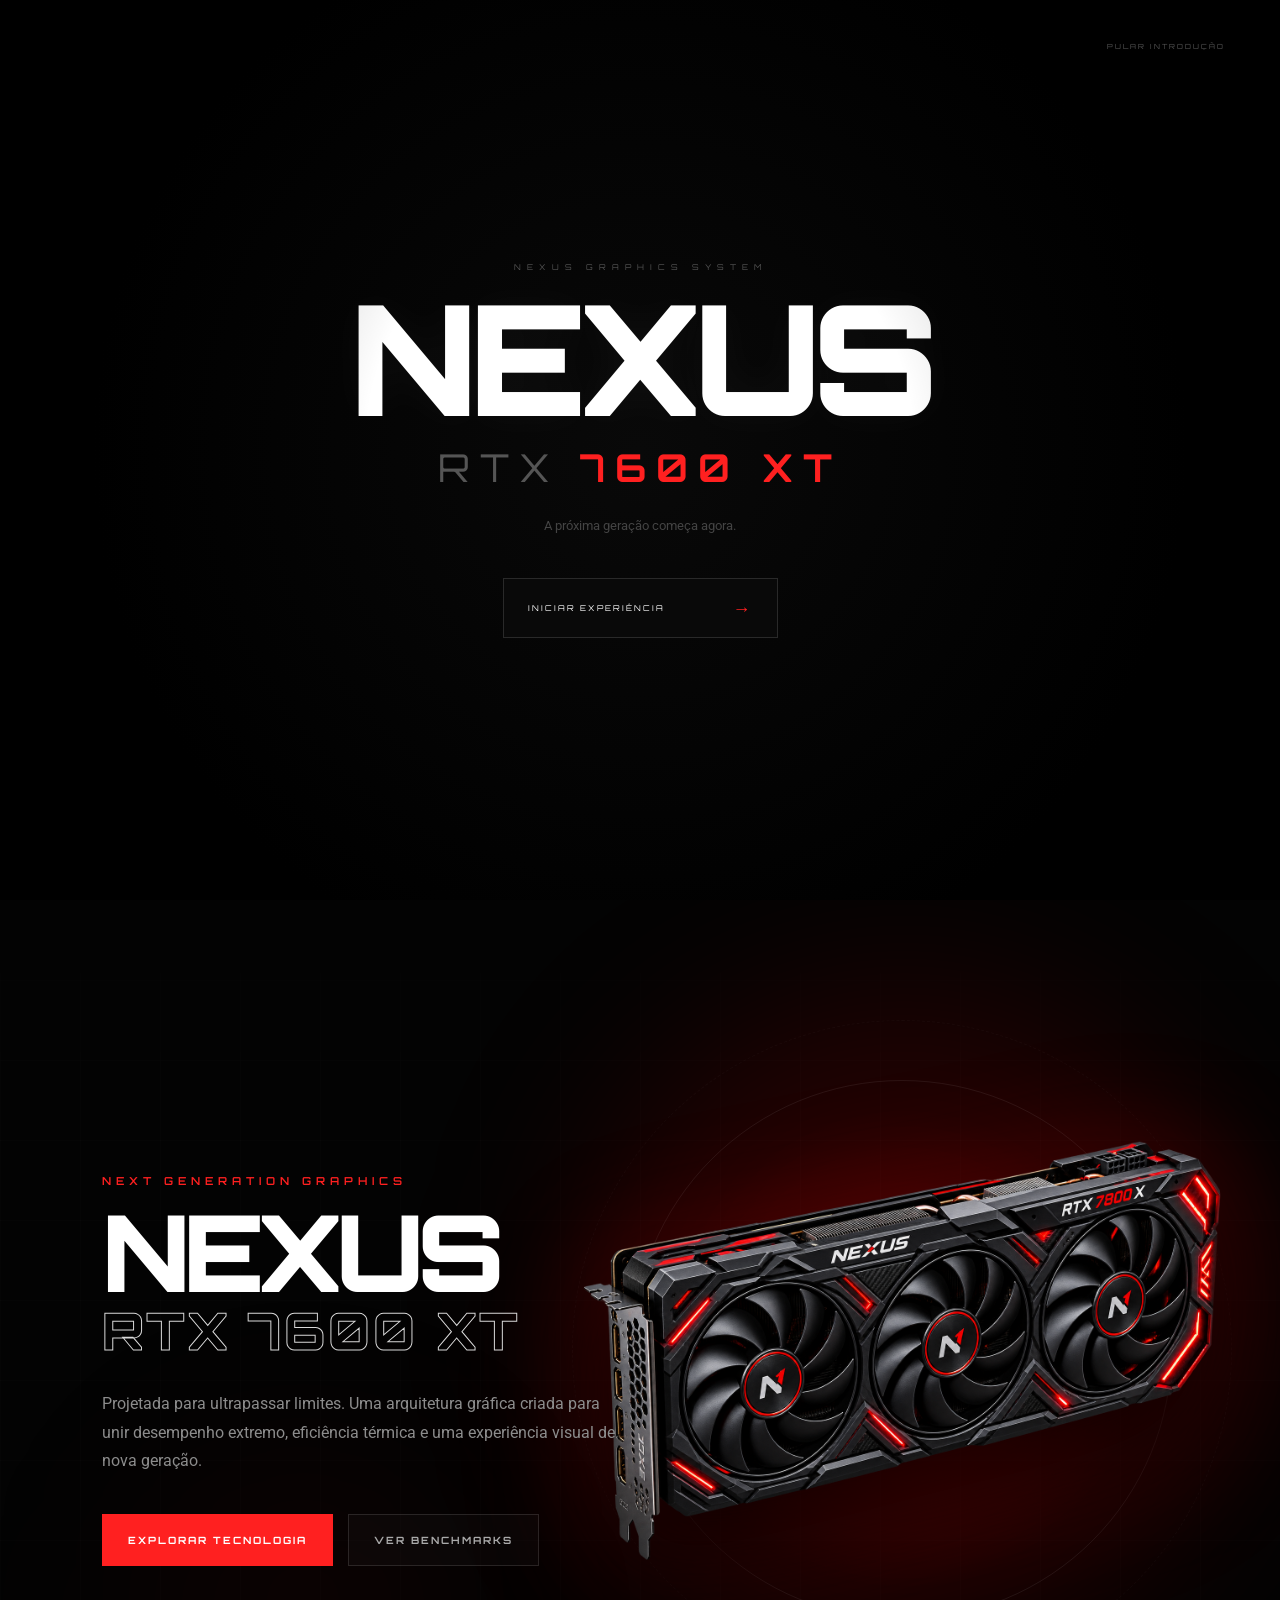
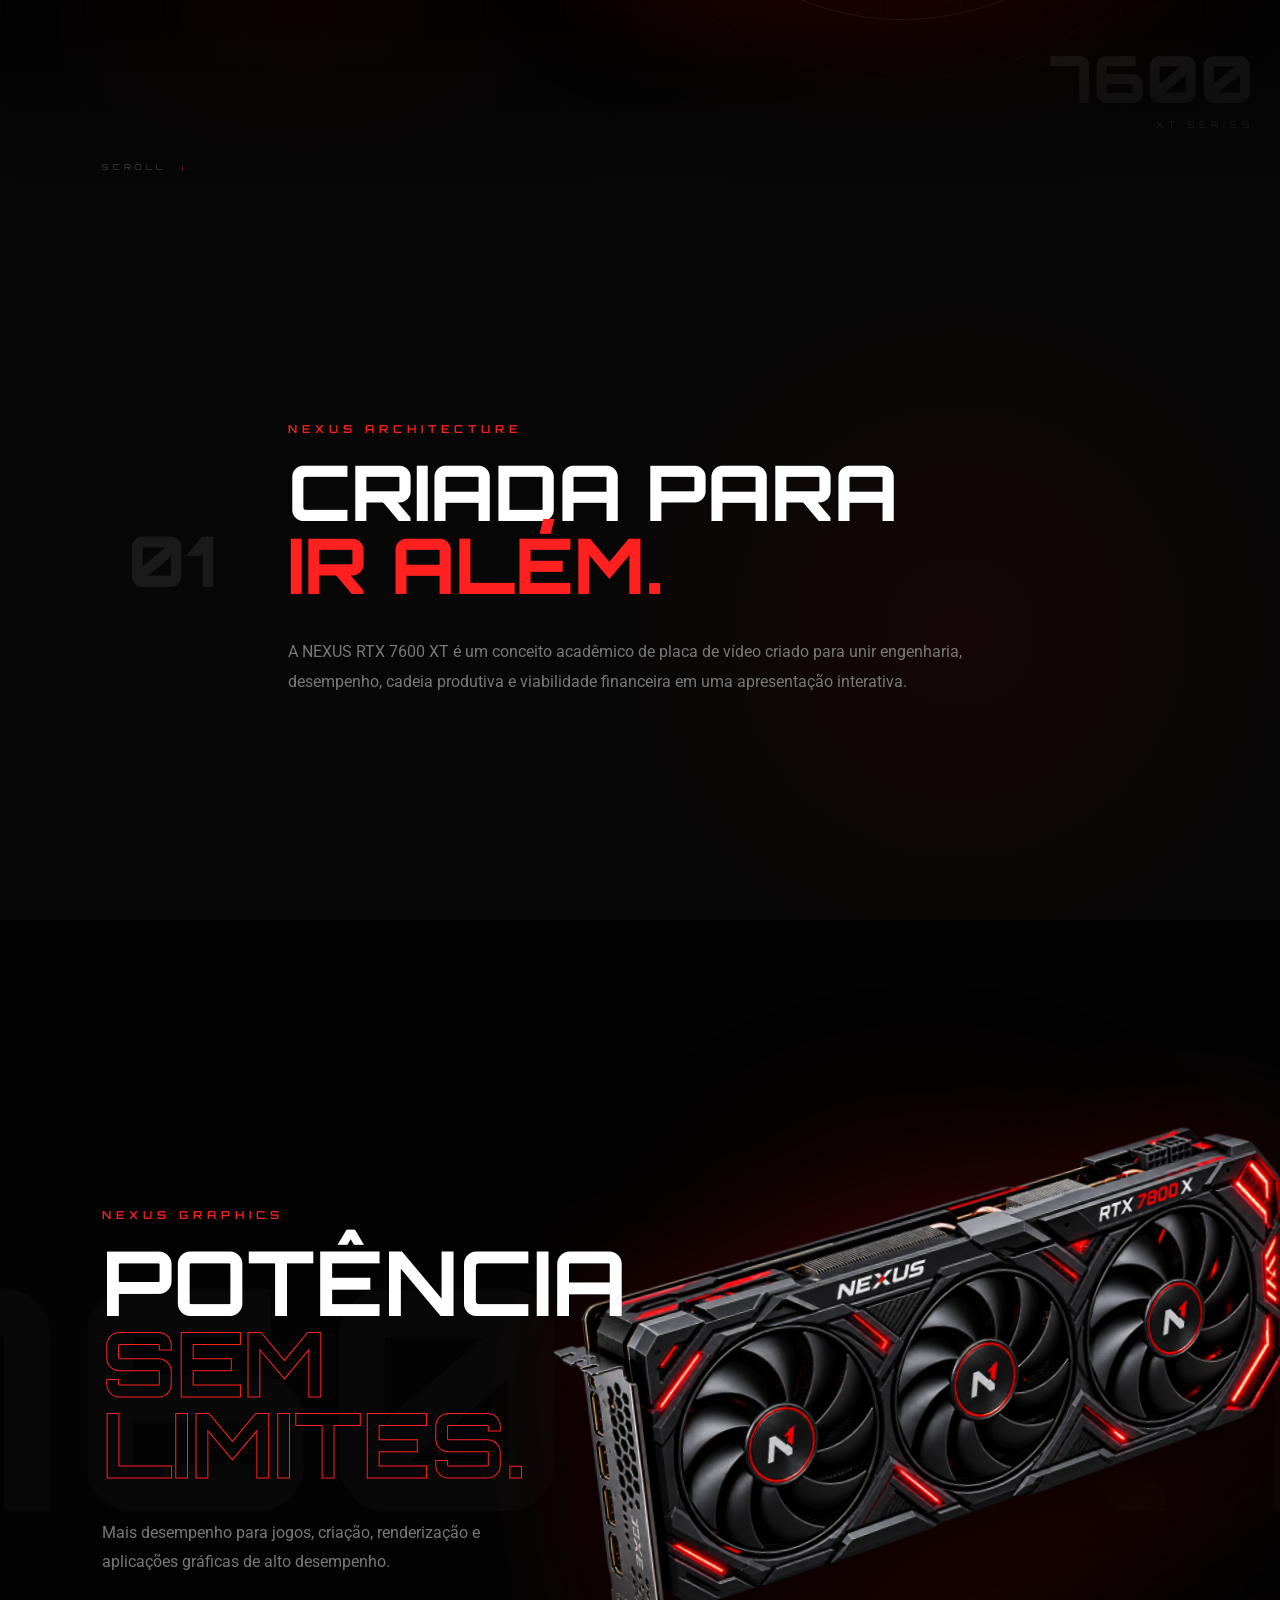
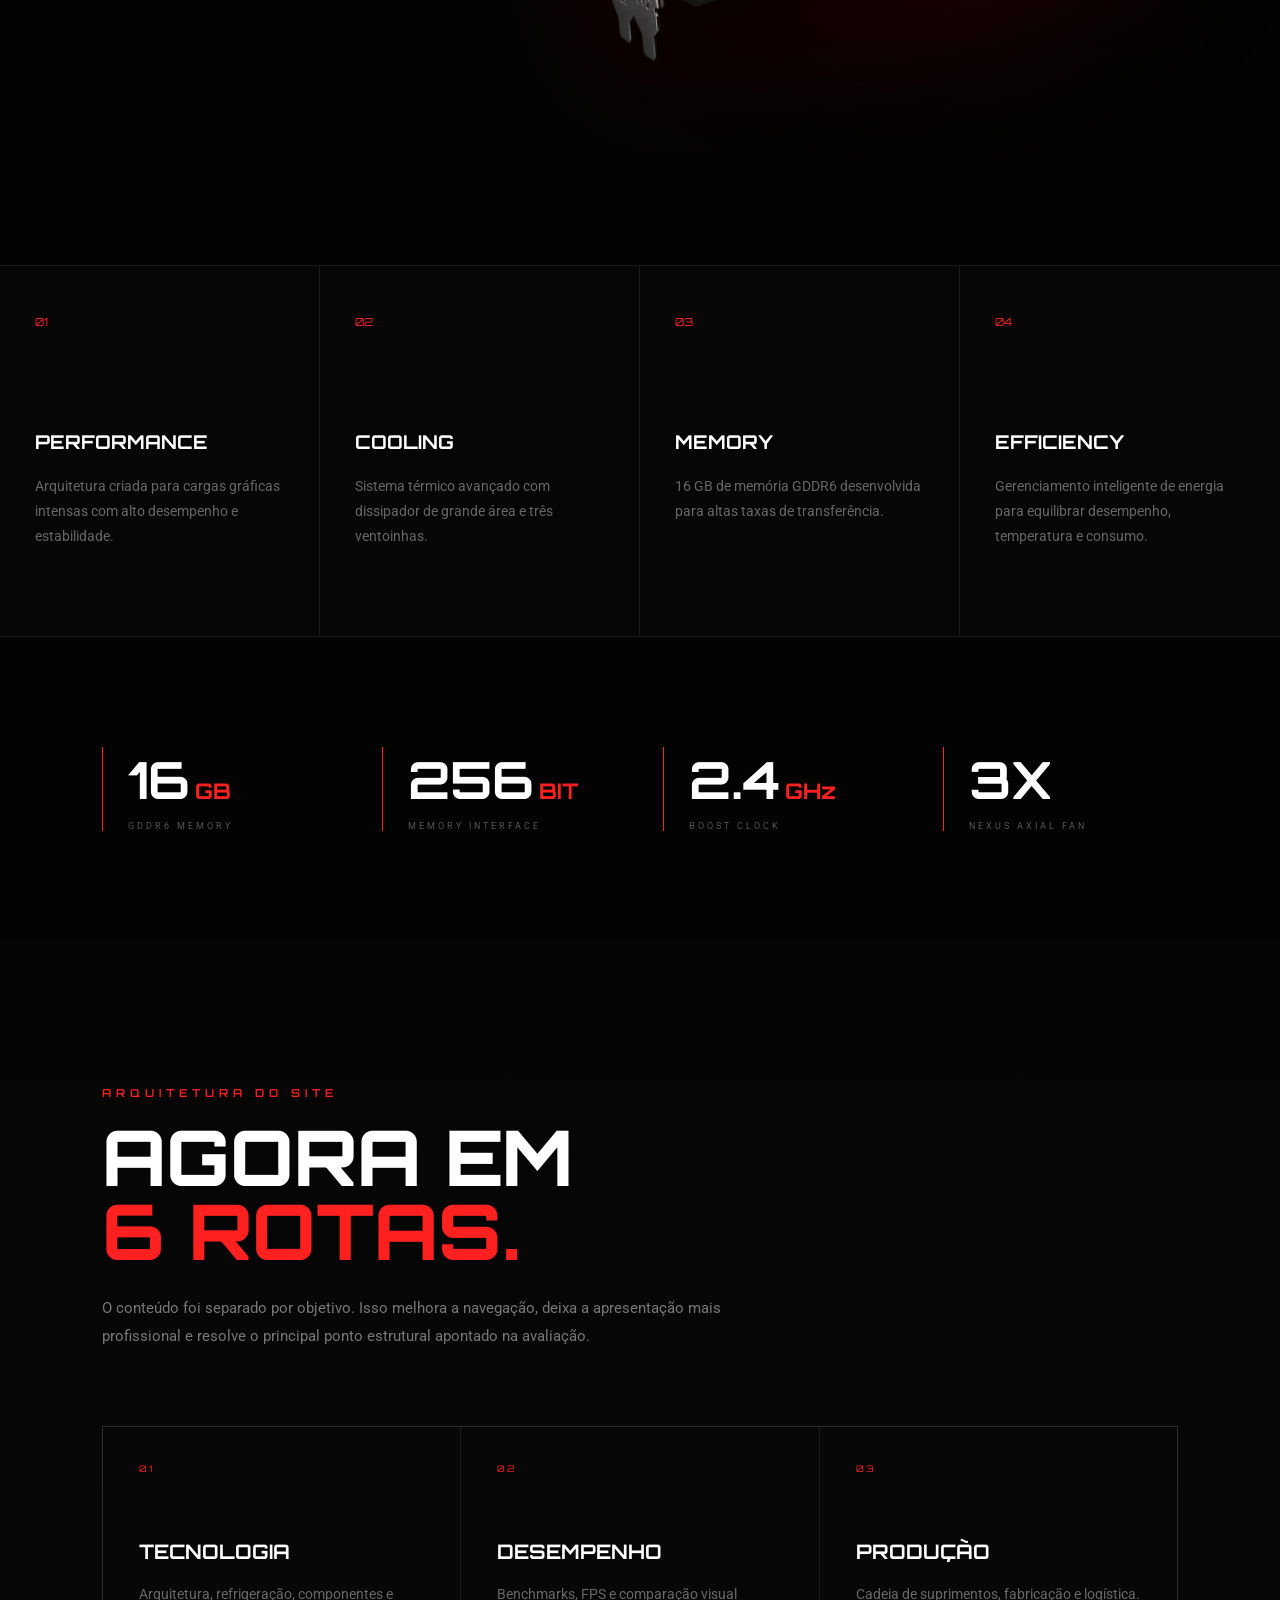
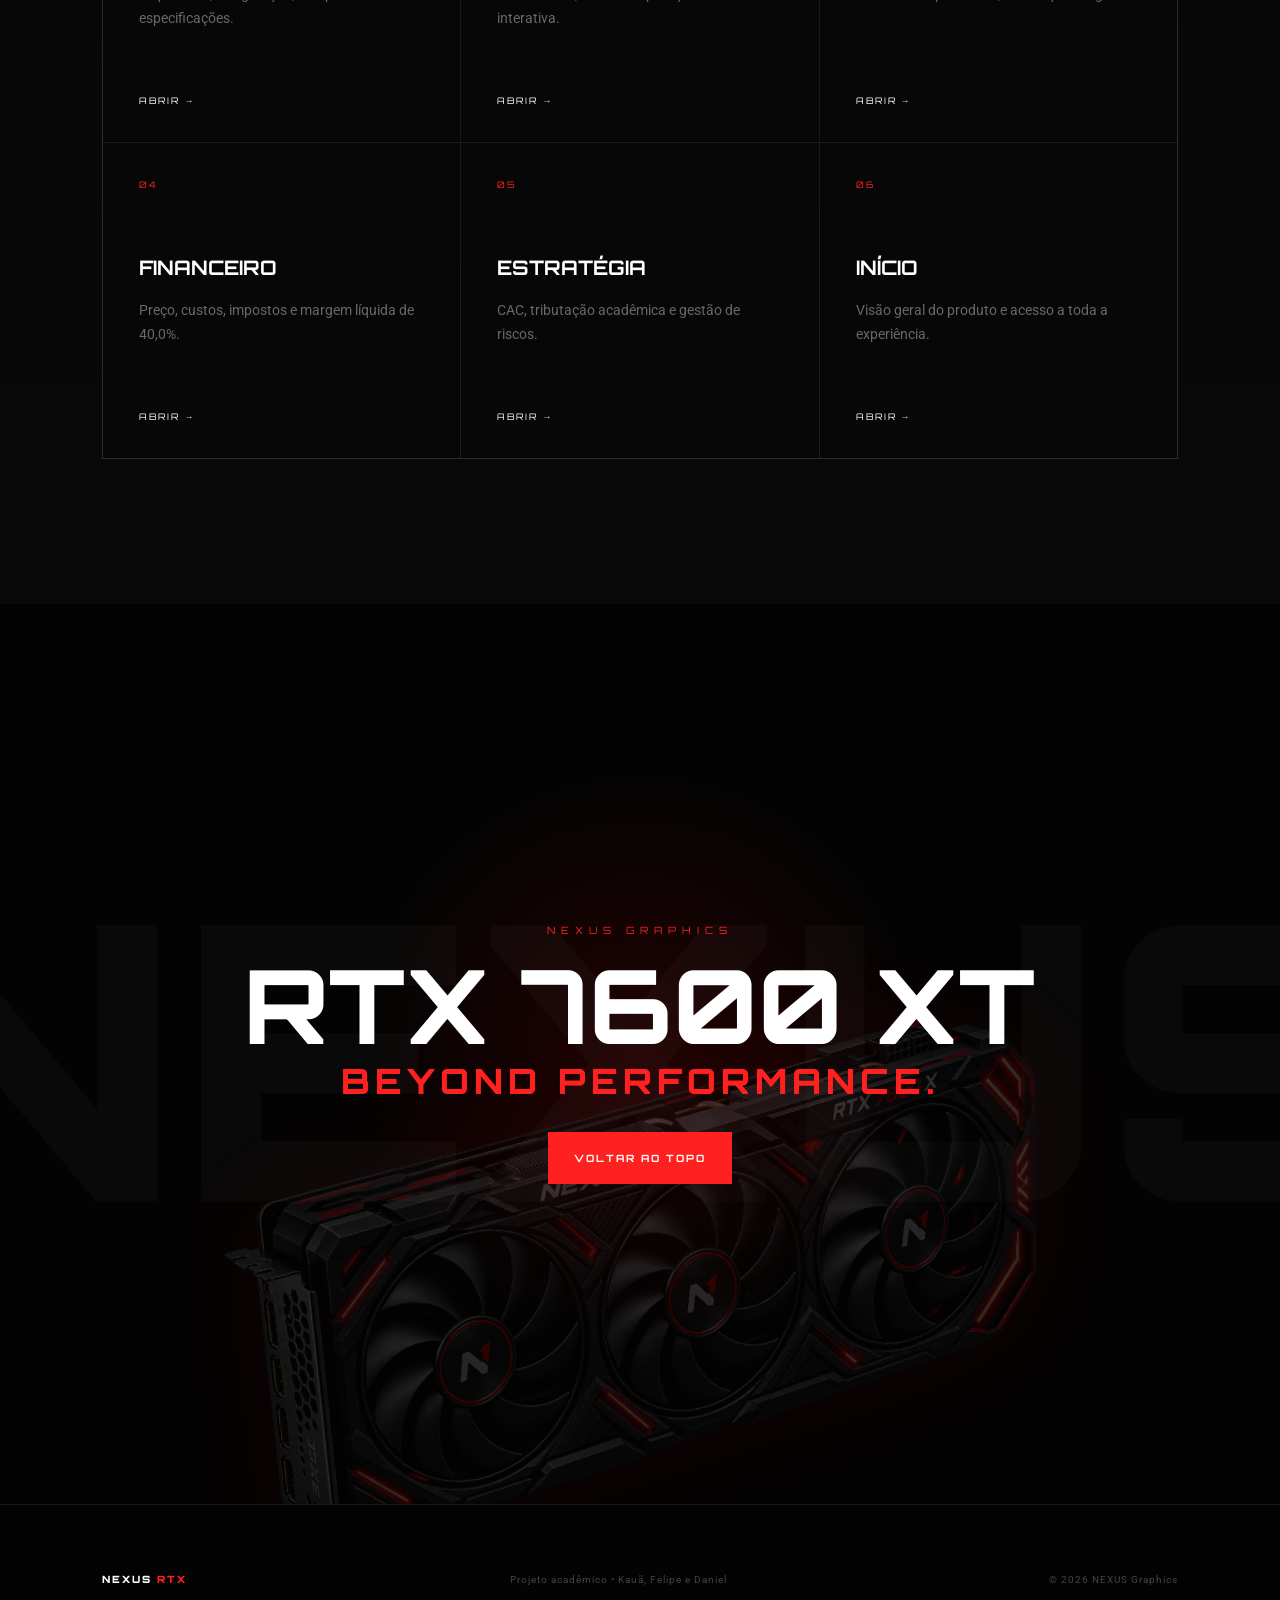
<file: index.html>
<!DOCTYPE html>
<html lang="pt-BR">

<head>
    <meta charset="UTF-8">
    <meta name="viewport" content="width=device-width, initial-scale=1.0">

    <title>NEXUS RTX 7600 XT | Beyond Performance</title>

    <meta
        name="description"
        content="Projeto acadêmico NEXUS RTX 7600 XT com tecnologia, benchmarks, produção e modelo financeiro."
    >

    <link rel="preconnect" href="https://fonts.googleapis.com">

    <link
        rel="preconnect"
        href="https://fonts.gstatic.com"
        crossorigin
    >

    <link
        href="https://fonts.googleapis.com/css2?family=Orbitron:wght@400;500;600;700;800;900&family=Roboto:wght@300;400;500;700&display=swap"
        rel="stylesheet"
    >

    <link rel="stylesheet" href="style.css">
</head>


<body class="mp-page mp-home" data-page="index">


    <!-- =====================================================
         MENU
    ====================================================== -->

    <header id="header" class="mp-header">

        <a href="index.html" class="logo">
            NEXUS <span>RTX</span>
        </a>

        <nav id="mainNav" aria-label="Navegação principal">

            <a href="index.html" class="active">
                Início
            </a>

            <a href="tecnologia.html">
                Tecnologia
            </a>

            <a href="desempenho.html">
                Desempenho
            </a>

            <a href="producao.html">
                Produção
            </a>

            <a href="financeiro.html">
                Financeiro
            </a>

            <a href="estrategia.html">
                Estratégia
            </a>

        </nav>

        <button
            class="menu-btn"
            id="menuBtn"
            aria-label="Abrir menu"
            aria-expanded="false"
        >
            ☰
        </button>

    </header>



    <!-- =====================================================
         INTRO CINEMATOGRÁFICA
    ====================================================== -->

    <section
        class="nexus-cinematic-intro"
        id="nexusCinematicIntro"
    >

        <div class="nexus-cinema-background">

            <div class="nexus-cinema-grid"></div>

            <div class="nexus-cinema-glow"></div>

            <div class="nexus-cinema-particles"></div>

        </div>


        <button
            class="nexus-intro-skip"
            id="nexusSkipIntro"
            type="button"
        >
            PULAR INTRODUÇÃO
        </button>



        <!-- TELA INICIAL -->

        <div
            class="nexus-intro-start"
            id="nexusIntroStart"
        >

            <div class="nexus-intro-start-content">

                <span class="nexus-intro-small">
                    NEXUS GRAPHICS SYSTEM
                </span>

                <h1>
                    NEXUS
                </h1>

                <h2>
                    RTX
                    <strong>7600 XT</strong>
                </h2>

                <p>
                    A próxima geração começa agora.
                </p>


                <button
                    class="nexus-start-button"
                    id="nexusStartExperience"
                    type="button"
                >

                    <span>
                        INICIAR EXPERIÊNCIA
                    </span>

                    <i>
                        →
                    </i>

                </button>

            </div>

        </div>



        <!-- ANIMAÇÃO -->

        <div class="nexus-intro-movie">


            <div class="nexus-cinema-system">

                <span class="nexus-system-title">
                    NEXUS SYSTEM
                </span>


                <div
                    class="nexus-system-line nexus-system-line-1"
                >

                    <i></i>

                    INITIALIZING GRAPHICS CORE

                </div>


                <div
                    class="nexus-system-line nexus-system-line-2"
                >

                    <i></i>

                    MEMORY LINK: 16 GB GDDR6

                </div>


                <div
                    class="nexus-system-line nexus-system-line-3"
                >

                    <i></i>

                    FUSION CORE ONLINE

                </div>

            </div>



            <div class="nexus-cinema-background-text">
                NEXUS
            </div>



            <div class="nexus-cinema-ring ring-cinema-1"></div>

            <div class="nexus-cinema-ring ring-cinema-2"></div>

            <div class="nexus-cinema-ring ring-cinema-3"></div>



            <div class="nexus-cinematic-gpu-light"></div>



            <div class="nexus-cinematic-gpu">

                <img
                    src="gpu-01.png"
                    alt="NEXUS RTX 7600 XT"
                    draggable="false"
                >

            </div>



            <div class="nexus-cinematic-scanner"></div>



            <!-- ESPECIFICAÇÕES -->

            <div class="nexus-cinematic-specs">


                <div class="nexus-cinema-spec cinema-spec-1">

                    <span>
                        ARCHITECTURE
                    </span>

                    <strong>
                        FUSION CORE
                    </strong>

                </div>


                <div class="nexus-cinema-spec cinema-spec-2">

                    <span>
                        MEMORY
                    </span>

                    <strong>
                        16 GB GDDR6
                    </strong>

                </div>


                <div class="nexus-cinema-spec cinema-spec-3">

                    <span>
                        BOOST CLOCK
                    </span>

                    <strong>
                        2.4 GHz
                    </strong>

                </div>


            </div>



            <!-- FINAL INTRO -->

            <div class="nexus-cinematic-final">

                <span>
                    NEXUS
                </span>

                <h2>

                    RTX 7600

                    <strong>
                        X
                    </strong>

                </h2>


                <div class="nexus-system-ready">

                    <i></i>

                    SYSTEM READY

                </div>

            </div>


        </div>



        <div class="nexus-intro-scroll">

            <span>
                EXPLORE A NEXUS RTX 7600 XT
            </span>

            <div class="nexus-scroll-mouse">
                <i></i>
            </div>

            <small>
                ROLAR PARA CONTINUAR
            </small>

        </div>


    </section>



    <!-- =====================================================
         HERO
    ====================================================== -->

    <section
        class="hero"
        id="inicio"
    >

        <div class="hero-background">

            <div class="grid"></div>

            <div class="hero-glow hero-glow-one"></div>

            <div class="hero-glow hero-glow-two"></div>

        </div>



        <div class="hero-content">

            <p class="mini-title">
                NEXT GENERATION GRAPHICS
            </p>


            <h1>

                NEXUS

                <span>
                    RTX 7600 XT
                </span>

            </h1>


            <p class="hero-description">

                Projetada para ultrapassar limites.

                Uma arquitetura gráfica criada para unir
                desempenho extremo, eficiência térmica
                e uma experiência visual de nova geração.

            </p>


            <div class="hero-buttons">

                <a
                    class="btn primary"
                    href="tecnologia.html"
                >
                    EXPLORAR TECNOLOGIA
                </a>


                <a
                    class="btn secondary"
                    href="desempenho.html"
                >
                    VER BENCHMARKS
                </a>

            </div>


        </div>



        <!-- GPU PRINCIPAL -->

        <div class="hero-product">

            <div class="red-circle"></div>

            <div class="product-ring ring-one"></div>

            <div class="product-ring ring-two"></div>


            <img
                src="image.png"
                alt="NEXUS RTX 7600 XT"
            >

        </div>



        <div class="hero-side-text">

            <span>
                7600
            </span>

            <small>
                XT SERIES
            </small>

        </div>


        <div class="scroll">

            SCROLL

            <span>
                ↓
            </span>

        </div>


    </section>



    <!-- =====================================================
         INTRODUÇÃO
    ====================================================== -->

    <section
        class="intro"
        id="produto"
    >

        <div class="section-number">
            01
        </div>


        <div class="intro-text">

            <p class="red-title">
                NEXUS ARCHITECTURE
            </p>


            <h2>

                CRIADA PARA

                <span>
                    IR ALÉM.
                </span>

            </h2>


            <p>

                A NEXUS RTX 7600 XT é um conceito acadêmico
                de placa de vídeo criado para unir engenharia,
                desempenho, cadeia produtiva e viabilidade
                financeira em uma apresentação interativa.

            </p>

        </div>

    </section>



    <!-- =====================================================
         SHOWCASE
    ====================================================== -->

    <section class="showcase">

        <div class="showcase-bg">
            7600 XT
        </div>


        <div class="showcase-content">

            <p class="red-title">
                NEXUS GRAPHICS
            </p>


            <h2>

                POTÊNCIA

                <span>
                    SEM LIMITES.
                </span>

            </h2>


            <p>

                Mais desempenho para jogos,
                criação, renderização e aplicações
                gráficas de alto desempenho.

            </p>


        </div>



        <div class="showcase-image">

            <div class="showcase-glow"></div>

            <img
                src="image.png"
                alt="NEXUS RTX 7600 XT"
            >

        </div>

    </section>



    <!-- =====================================================
         DESTAQUES
    ====================================================== -->

    <section class="features">


        <article class="feature">

            <span>
                01
            </span>

            <h3>
                PERFORMANCE
            </h3>

            <p>

                Arquitetura criada para cargas
                gráficas intensas com alto desempenho
                e estabilidade.

            </p>

        </article>



        <article class="feature">

            <span>
                02
            </span>

            <h3>
                COOLING
            </h3>

            <p>

                Sistema térmico avançado com
                dissipador de grande área e
                três ventoinhas.

            </p>

        </article>



        <article class="feature">

            <span>
                03
            </span>

            <h3>
                MEMORY
            </h3>

            <p>

                16 GB de memória GDDR6
                desenvolvida para altas taxas
                de transferência.

            </p>

        </article>



        <article class="feature">

            <span>
                04
            </span>

            <h3>
                EFFICIENCY
            </h3>

            <p>

                Gerenciamento inteligente de energia
                para equilibrar desempenho,
                temperatura e consumo.

            </p>

        </article>


    </section>



    <!-- =====================================================
         NÚMEROS
    ====================================================== -->

    <section class="numbers">


        <div class="number">

            <strong>

                16

                <span>
                    GB
                </span>

            </strong>

            <p>
                GDDR6 MEMORY
            </p>

        </div>



        <div class="number">

            <strong>

                256

                <span>
                    BIT
                </span>

            </strong>

            <p>
                MEMORY INTERFACE
            </p>

        </div>



        <div class="number">

            <strong>

                2.4

                <span>
                    GHz
                </span>

            </strong>

            <p>
                BOOST CLOCK
            </p>

        </div>



        <div class="number">

            <strong>
                3X
            </strong>

            <p>
                NEXUS AXIAL FAN
            </p>

        </div>


    </section>



    <!-- =====================================================
         6 PÁGINAS
    ====================================================== -->

    <section class="mp-routes">


        <div class="mp-section-head mp-reveal">

            <p class="red-title">
                ARQUITETURA DO SITE
            </p>


            <h2>

                AGORA EM

                <span>
                    6 ROTAS.
                </span>

            </h2>


            <p>

                O conteúdo foi separado por objetivo.

                Isso melhora a navegação, deixa a apresentação
                mais profissional e resolve o principal ponto
                estrutural apontado na avaliação.

            </p>

        </div>



        <div class="mp-route-grid">


            <a
                class="mp-route-card mp-reveal"
                href="tecnologia.html"
            >

                <small>
                    01
                </small>

                <h3>
                    TECNOLOGIA
                </h3>

                <p>
                    Arquitetura, refrigeração,
                    componentes e especificações.
                </p>

                <span>
                    ABRIR →
                </span>

            </a>



            <a
                class="mp-route-card mp-reveal"
                href="desempenho.html"
            >

                <small>
                    02
                </small>

                <h3>
                    DESEMPENHO
                </h3>

                <p>
                    Benchmarks, FPS e comparação
                    visual interativa.
                </p>

                <span>
                    ABRIR →
                </span>

            </a>



            <a
                class="mp-route-card mp-reveal"
                href="producao.html"
            >

                <small>
                    03
                </small>

                <h3>
                    PRODUÇÃO
                </h3>

                <p>
                    Cadeia de suprimentos,
                    fabricação e logística.
                </p>

                <span>
                    ABRIR →
                </span>

            </a>



            <a
                class="mp-route-card mp-reveal"
                href="financeiro.html"
            >

                <small>
                    04
                </small>

                <h3>
                    FINANCEIRO
                </h3>

                <p>
                    Preço, custos, impostos e
                    margem líquida de 40,0%.
                </p>

                <span>
                    ABRIR →
                </span>

            </a>



            <a
                class="mp-route-card mp-reveal"
                href="estrategia.html"
            >

                <small>
                    05
                </small>

                <h3>
                    ESTRATÉGIA
                </h3>

                <p>
                    CAC, tributação acadêmica
                    e gestão de riscos.
                </p>

                <span>
                    ABRIR →
                </span>

            </a>



            <a
                class="mp-route-card mp-reveal"
                href="index.html"
            >

                <small>
                    06
                </small>

                <h3>
                    INÍCIO
                </h3>

                <p>
                    Visão geral do produto
                    e acesso a toda a experiência.
                </p>

                <span>
                    ABRIR →
                </span>

            </a>


        </div>


    </section>



    <!-- =====================================================
         FINAL
    ====================================================== -->

    <section class="final">


        <div class="final-product-name">
            NEXUS
        </div>


        <div class="final-content">

            <p>
                NEXUS GRAPHICS
            </p>


            <h2>

                RTX 7600 XT

                <span>
                    BEYOND PERFORMANCE.
                </span>

            </h2>


            <a
                class="btn primary"
                href="#inicio"
            >
                VOLTAR AO TOPO
            </a>


        </div>



        <img
            src="image.png"
            alt="NEXUS RTX 7600 XT"
            class="final-gpu"
        >


    </section>



    <!-- =====================================================
         RODAPÉ
    ====================================================== -->

    <footer>

        <div class="footer-logo">
            NEXUS <span>RTX</span>
        </div>

        <p>
            Projeto acadêmico • Kauã, Felipe e Daniel
        </p>

        <p>
            © 2026 NEXUS Graphics
        </p>

    </footer>



    <script src="script.js"></script>

    <script src="multipage.js"></script>


</body>

</html>
</file>
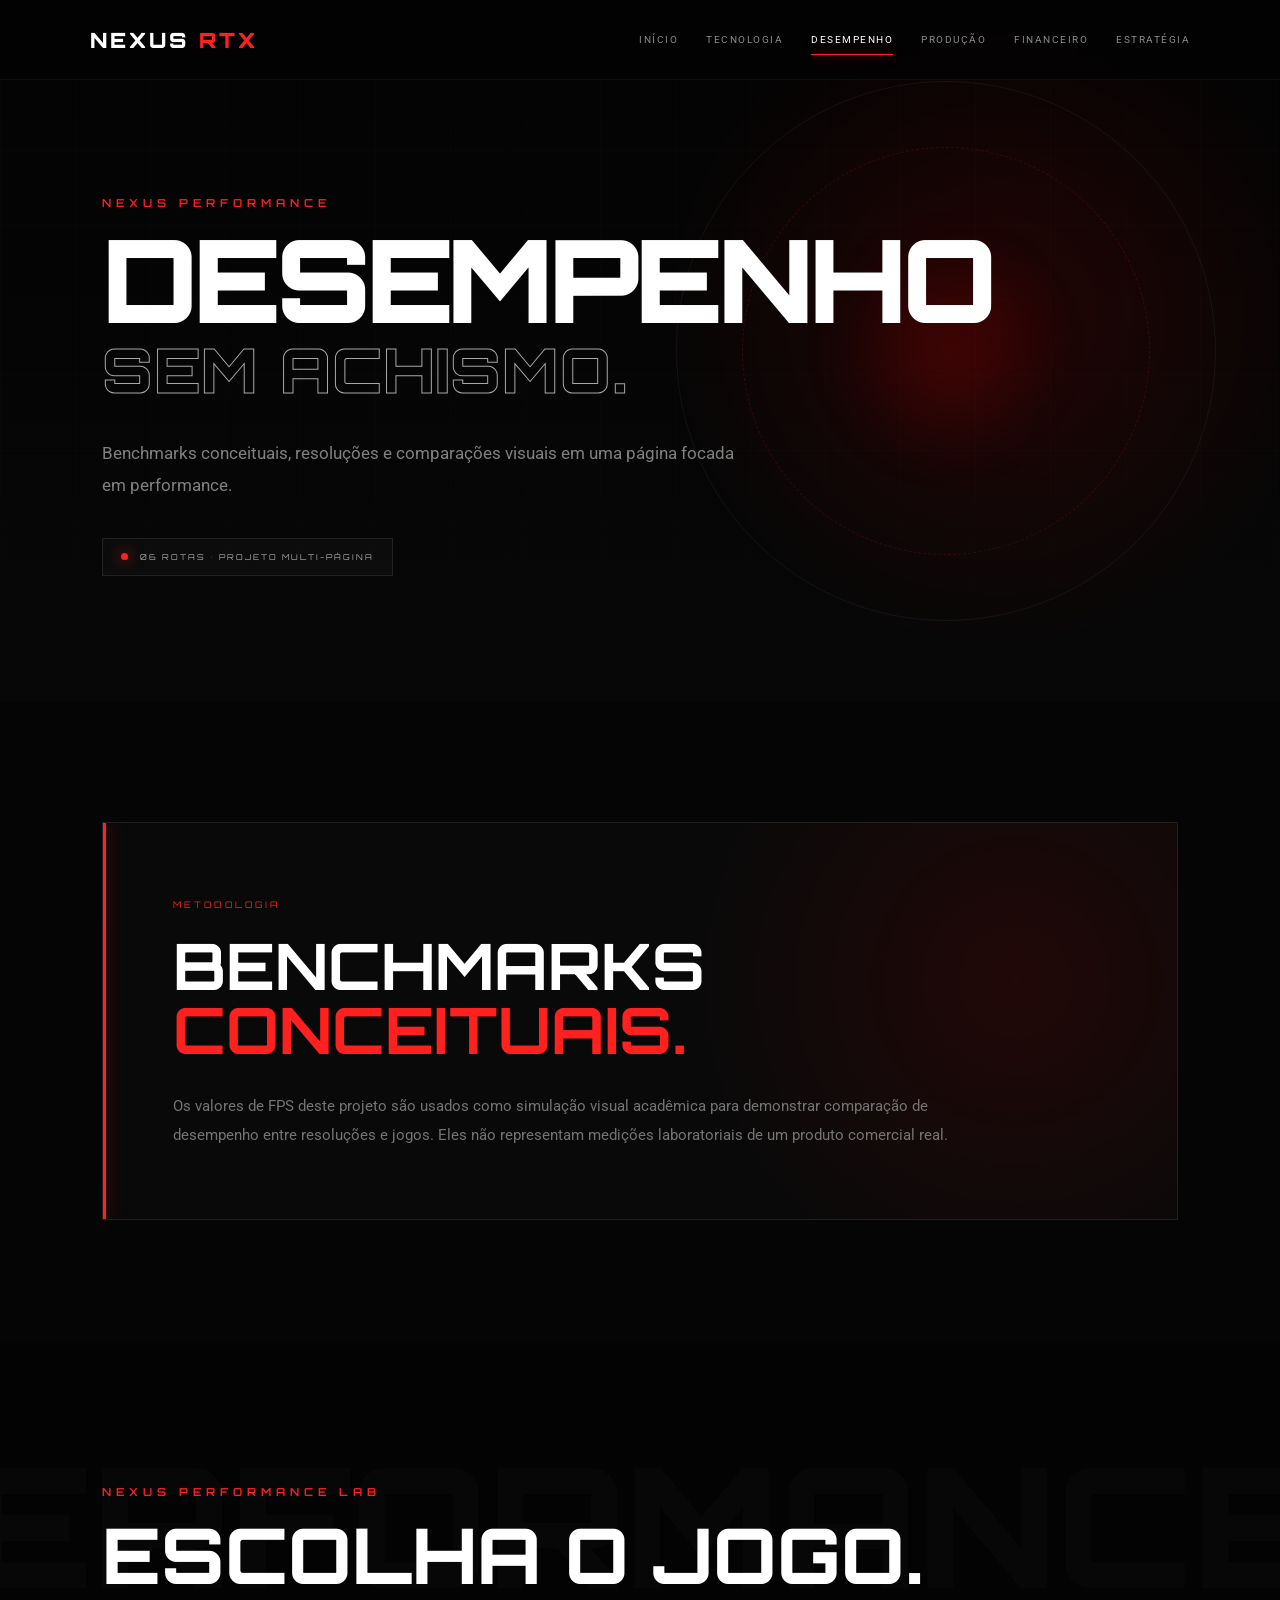
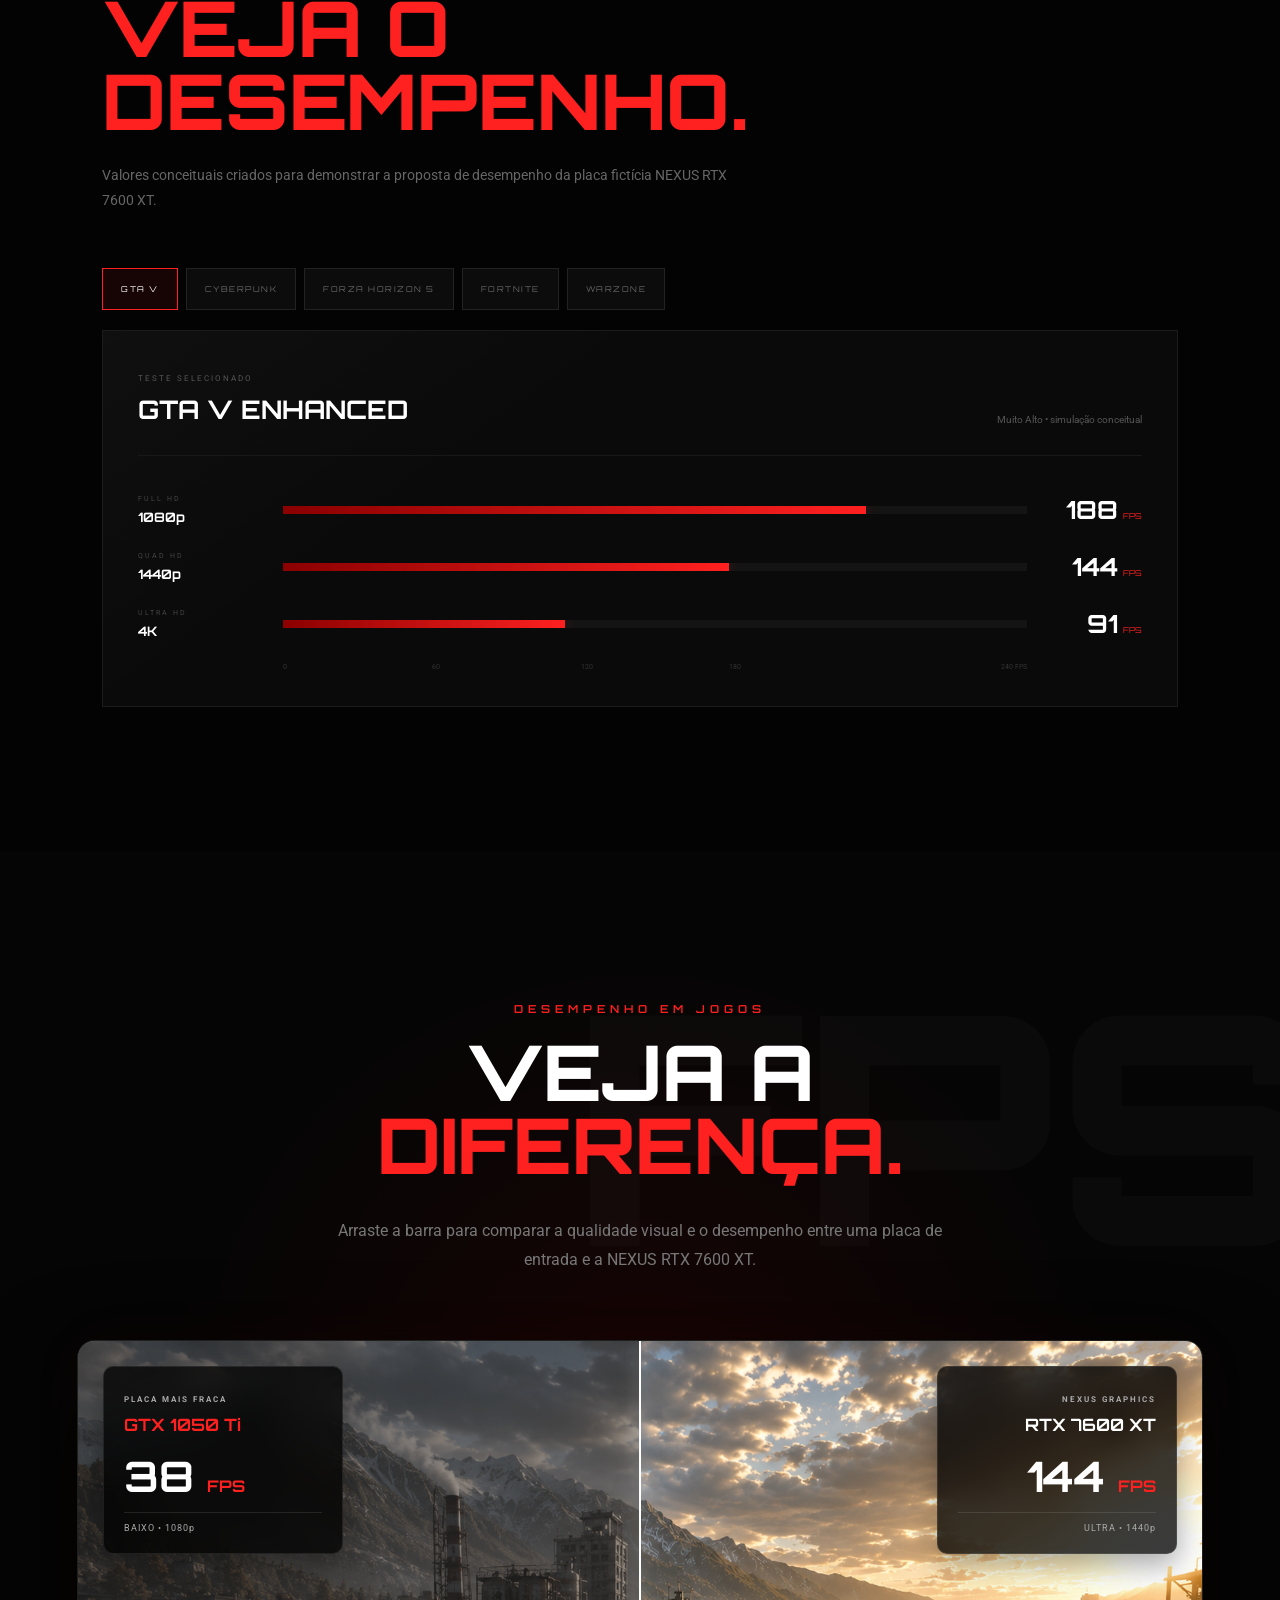
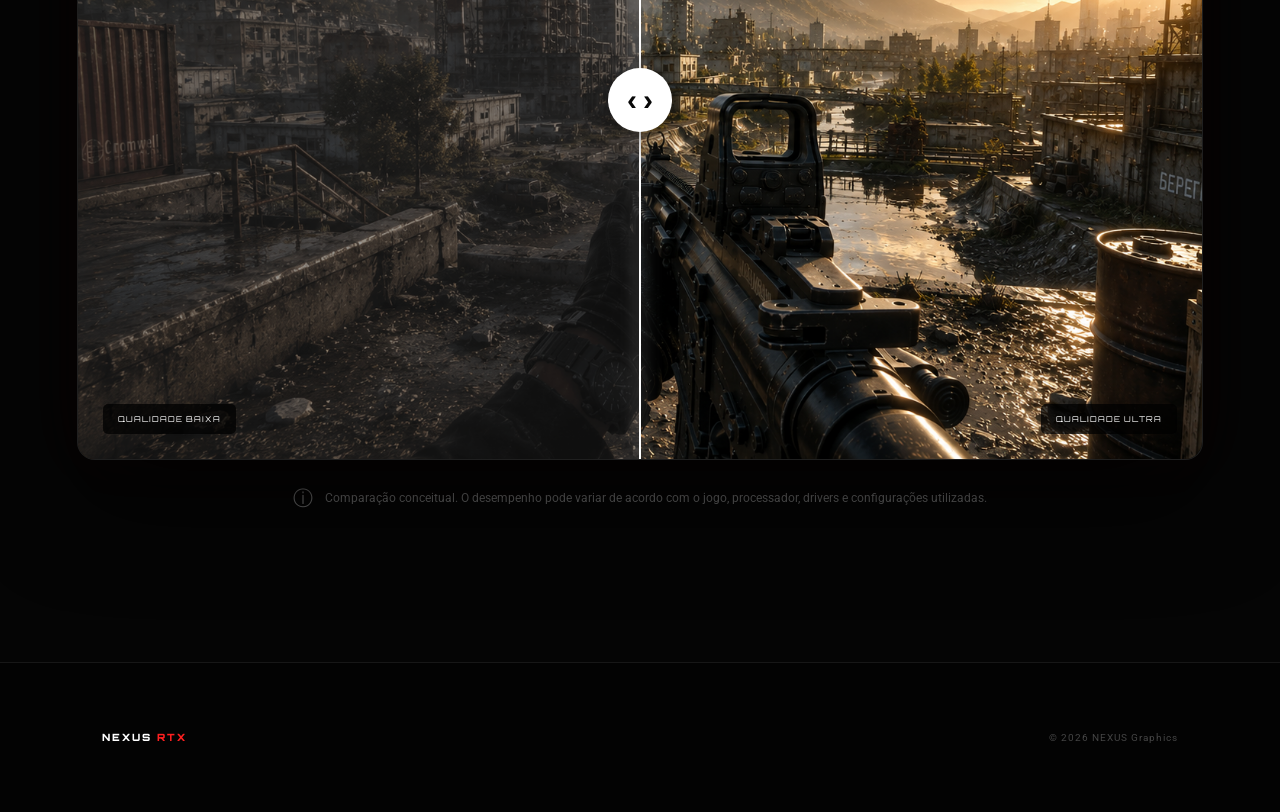
<file: desempenho.html>
<!DOCTYPE html>
<html lang="pt-BR">

<head>
    <meta charset="UTF-8">
    <meta name="viewport" content="width=device-width, initial-scale=1.0">

    <title>Desempenho | NEXUS RTX 7600 XT</title>

    <meta
        name="description"
        content="Benchmarks conceituais e comparação de FPS do projeto NEXUS."
    >

    <link rel="preconnect" href="https://fonts.googleapis.com">

    <link
        rel="preconnect"
        href="https://fonts.gstatic.com"
        crossorigin
    >

    <link
        href="https://fonts.googleapis.com/css2?family=Orbitron:wght@400;500;600;700;800;900&family=Roboto:wght@300;400;500;700&display=swap"
        rel="stylesheet"
    >

    <link rel="stylesheet" href="style.css">
</head>


<body class="mp-page" data-page="desempenho">


    <!-- =====================================================
         MENU
    ====================================================== -->

    <header id="header" class="mp-header">

        <a href="index.html" class="logo">
            NEXUS <span>RTX</span>
        </a>


        <nav id="mainNav" aria-label="Navegação principal">

            <a href="index.html">
                Início
            </a>

            <a href="tecnologia.html">
                Tecnologia
            </a>

            <a href="desempenho.html" class="active">
                Desempenho
            </a>

            <a href="producao.html">
                Produção
            </a>

            <a href="financeiro.html">
                Financeiro
            </a>

            <a href="estrategia.html">
                Estratégia
            </a>

        </nav>


        <button
            class="menu-btn"
            id="menuBtn"
            aria-label="Abrir menu"
            aria-expanded="false"
        >
            ☰
        </button>

    </header>



    <!-- =====================================================
         ABERTURA
    ====================================================== -->

    <section class="mp-page-hero">

        <div class="mp-page-grid"></div>

        <div class="mp-page-orb"></div>


        <div class="mp-page-hero-inner mp-reveal">

            <p class="red-title">
                NEXUS PERFORMANCE
            </p>


            <h1>

                DESEMPENHO

                <span>
                    SEM ACHISMO.
                </span>

            </h1>


            <p>

                Benchmarks conceituais, resoluções
                e comparações visuais em uma página
                focada em performance.

            </p>


            <div class="mp-route-tag">

                <i></i>

                06 ROTAS • PROJETO MULTI-PÁGINA

            </div>

        </div>

    </section>



    <!-- =====================================================
         METODOLOGIA
    ====================================================== -->

    <section class="mp-note-section">

        <div class="mp-note-card mp-reveal">

            <span>
                METODOLOGIA
            </span>


            <h2>

                BENCHMARKS

                <b>
                    CONCEITUAIS.
                </b>

            </h2>


            <p>

                Os valores de FPS deste projeto são usados
                como simulação visual acadêmica para demonstrar
                comparação de desempenho entre resoluções e jogos.

                Eles não representam medições laboratoriais
                de um produto comercial real.

            </p>

        </div>

    </section>



    <!-- =====================================================
         BENCHMARKS
    ====================================================== -->

    <section
        class="nx-benchmarks"
        id="nexusBenchmarks"
    >


        <div class="nx-bench-header">

            <p class="red-title">
                NEXUS PERFORMANCE LAB
            </p>


            <h2>

                ESCOLHA O JOGO.

                <span>
                    VEJA O DESEMPENHO.
                </span>

            </h2>


            <p>

                Valores conceituais criados para demonstrar
                a proposta de desempenho da placa fictícia
                NEXUS RTX 7600 XT.

            </p>

        </div>



        <!-- JOGOS -->

        <div class="nx-game-tabs">


            <button
                class="nx-game-btn active"
                data-game="gta"
                type="button"
            >
                GTA V
            </button>


            <button
                class="nx-game-btn"
                data-game="cyberpunk"
                type="button"
            >
                CYBERPUNK
            </button>


            <button
                class="nx-game-btn"
                data-game="forza"
                type="button"
            >
                FORZA HORIZON 5
            </button>


            <button
                class="nx-game-btn"
                data-game="fortnite"
                type="button"
            >
                FORTNITE
            </button>


            <button
                class="nx-game-btn"
                data-game="warzone"
                type="button"
            >
                WARZONE
            </button>


        </div>



        <!-- CARD DO BENCHMARK -->

        <div class="nx-bench-card">


            <div class="nx-bench-title-row">


                <div>

                    <span>
                        TESTE SELECIONADO
                    </span>

                    <h3 id="nxBenchGameTitle">
                        GTA V ENHANCED
                    </h3>

                </div>


                <p id="nxBenchGameNote">
                    Preset Muito Alto • simulação conceitual
                </p>


            </div>



            <!-- FPS -->

            <div class="nx-bench-list">


                <!-- 1080P -->

                <div class="nx-bench-row">


                    <div class="nx-bench-resolution">

                        <span>
                            FULL HD
                        </span>

                        <strong>
                            1080p
                        </strong>

                    </div>


                    <div class="nx-bench-track">

                        <div class="nx-bench-fill"></div>

                    </div>


                    <div class="nx-bench-fps">

                        <strong>
                            188
                        </strong>

                        <span>
                            FPS
                        </span>

                    </div>


                </div>



                <!-- 1440P -->

                <div class="nx-bench-row">


                    <div class="nx-bench-resolution">

                        <span>
                            QUAD HD
                        </span>

                        <strong>
                            1440p
                        </strong>

                    </div>


                    <div class="nx-bench-track">

                        <div class="nx-bench-fill"></div>

                    </div>


                    <div class="nx-bench-fps">

                        <strong>
                            144
                        </strong>

                        <span>
                            FPS
                        </span>

                    </div>


                </div>



                <!-- 4K -->

                <div class="nx-bench-row">


                    <div class="nx-bench-resolution">

                        <span>
                            ULTRA HD
                        </span>

                        <strong>
                            4K
                        </strong>

                    </div>


                    <div class="nx-bench-track">

                        <div class="nx-bench-fill"></div>

                    </div>


                    <div class="nx-bench-fps">

                        <strong>
                            91
                        </strong>

                        <span>
                            FPS
                        </span>

                    </div>


                </div>


            </div>



            <!-- ESCALA -->

            <div class="nx-bench-scale">

                <span>
                    0
                </span>

                <span>
                    60
                </span>

                <span>
                    120
                </span>

                <span>
                    180
                </span>

                <span>
                    240 FPS
                </span>

            </div>


        </div>


    </section>



    <!-- =====================================================
         COMPARAÇÃO VISUAL
    ====================================================== -->

    <section
        class="gpu-compare-section"
        id="fps"
    >


        <div class="compare-header">

            <p class="red-title">
                DESEMPENHO EM JOGOS
            </p>


            <h2>

                VEJA A

                <span>
                    DIFERENÇA.
                </span>

            </h2>


            <p>

                Arraste a barra para comparar a qualidade
                visual e o desempenho entre uma placa
                de entrada e a NEXUS RTX 7600 XT.

            </p>

        </div>



        <!-- =====================================================
             COMPARADOR
        ====================================================== -->

        <div
            class="image-comparison"
            id="imageComparison"
        >


            <!-- NEXUS -->

            <img
                src="comparacao 2.png"
                alt="Jogo rodando com NEXUS RTX 7600 XT"
                class="compare-image compare-strong"
                draggable="false"
            >



            <!-- PLACA FRACA -->

            <div
                class="compare-weak-wrapper"
                id="weakWrapper"
            >

                <img
                    src="comparacao 1.png"
                    alt="Jogo rodando com GTX 1050 Ti"
                    class="compare-image compare-weak"
                    draggable="false"
                >

            </div>



            <!-- INFORMAÇÕES GTX 1050 TI -->

            <div class="gpu-card-info weak-info">

                <span>
                    PLACA MAIS FRACA
                </span>


                <h3>
                    GTX 1050 Ti
                </h3>


                <strong>

                    38

                    <small>
                        FPS
                    </small>

                </strong>


                <p>
                    BAIXO • 1080p
                </p>

            </div>



            <!-- INFORMAÇÕES NEXUS -->

            <div class="gpu-card-info strong-info">

                <span>
                    NEXUS GRAPHICS
                </span>


                <h3>
                    RTX 7600 XT
                </h3>


                <strong>

                    144

                    <small>
                        FPS
                    </small>

                </strong>


                <p>
                    ULTRA • 1440p
                </p>

            </div>



            <!-- QUALIDADE -->

            <div class="quality-label quality-low">
                QUALIDADE BAIXA
            </div>


            <div class="quality-label quality-ultra">
                QUALIDADE ULTRA
            </div>



            <!-- BARRA -->

            <div
                class="compare-slider"
                id="compareSlider"
            >


                <div class="slider-line"></div>


                <div class="slider-button">

                    <span>
                        ‹
                    </span>

                    <span>
                        ›
                    </span>

                </div>


            </div>


        </div>



        <!-- AVISO -->

        <div class="compare-bottom">

            <span class="compare-icon">
                ⓘ
            </span>


            <p>

                Comparação conceitual.

                O desempenho pode variar de acordo
                com o jogo, processador, drivers
                e configurações utilizadas.

            </p>

        </div>


    </section>



    <!-- =====================================================
         RODAPÉ
    ====================================================== -->

    <footer>

        <div class="footer-logo">
            NEXUS <span>RTX</span>
        </div>

        <p>
            © 2026 NEXUS Graphics
        </p>

    </footer>



    <script src="script.js"></script>

    <script src="multipage.js"></script>


</body>

</html>
</file>
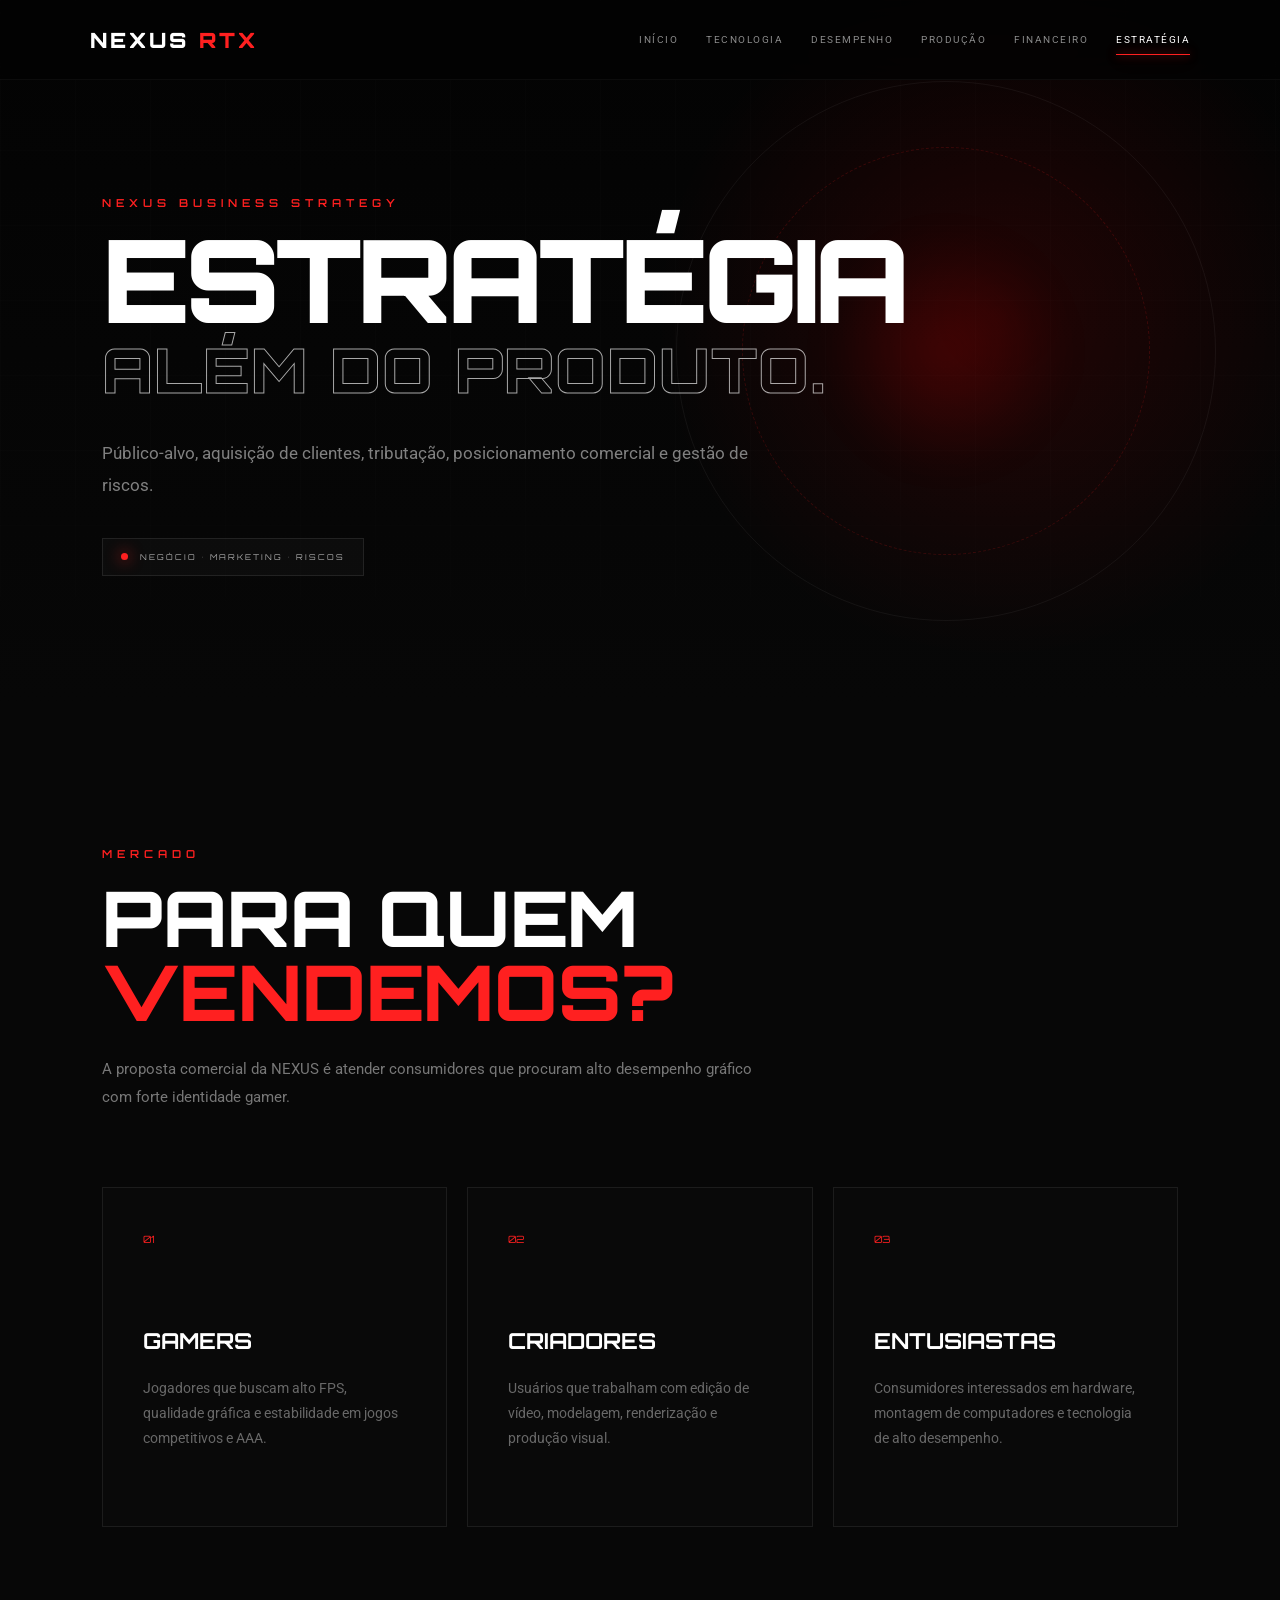
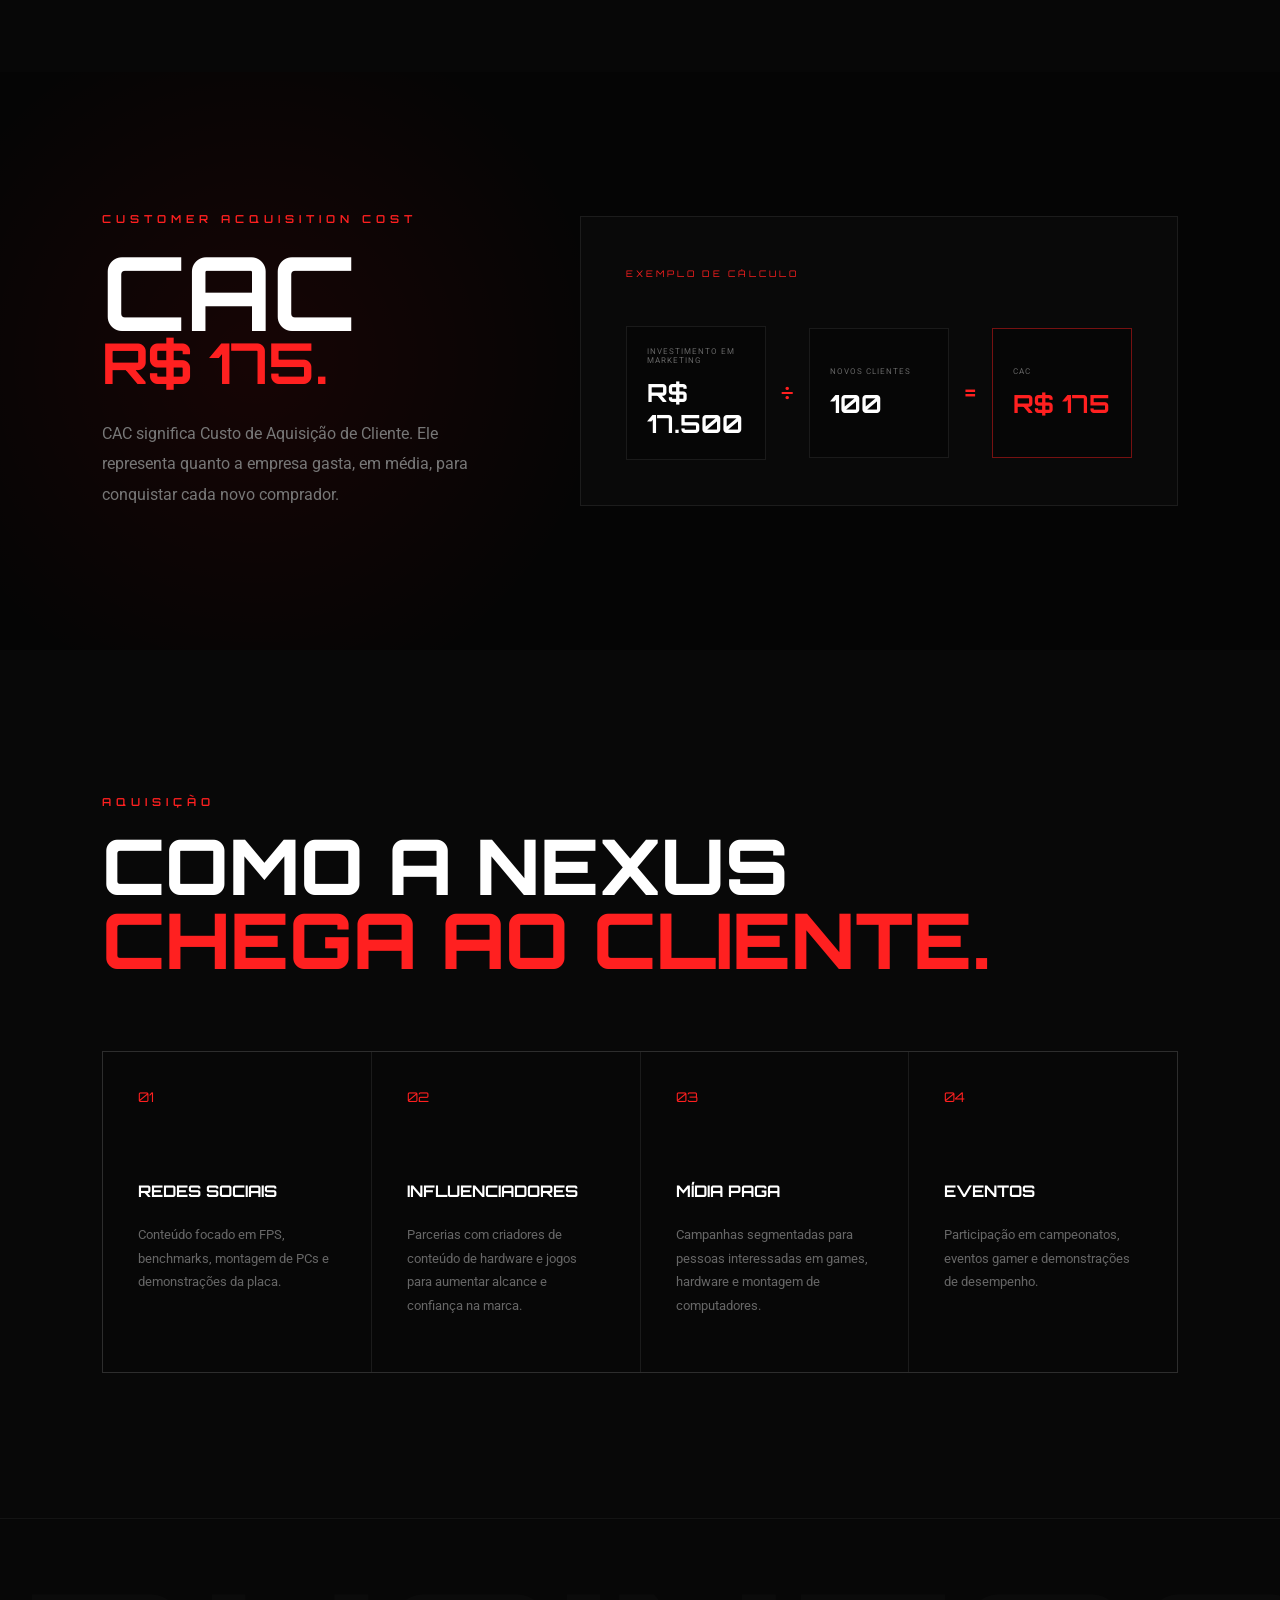
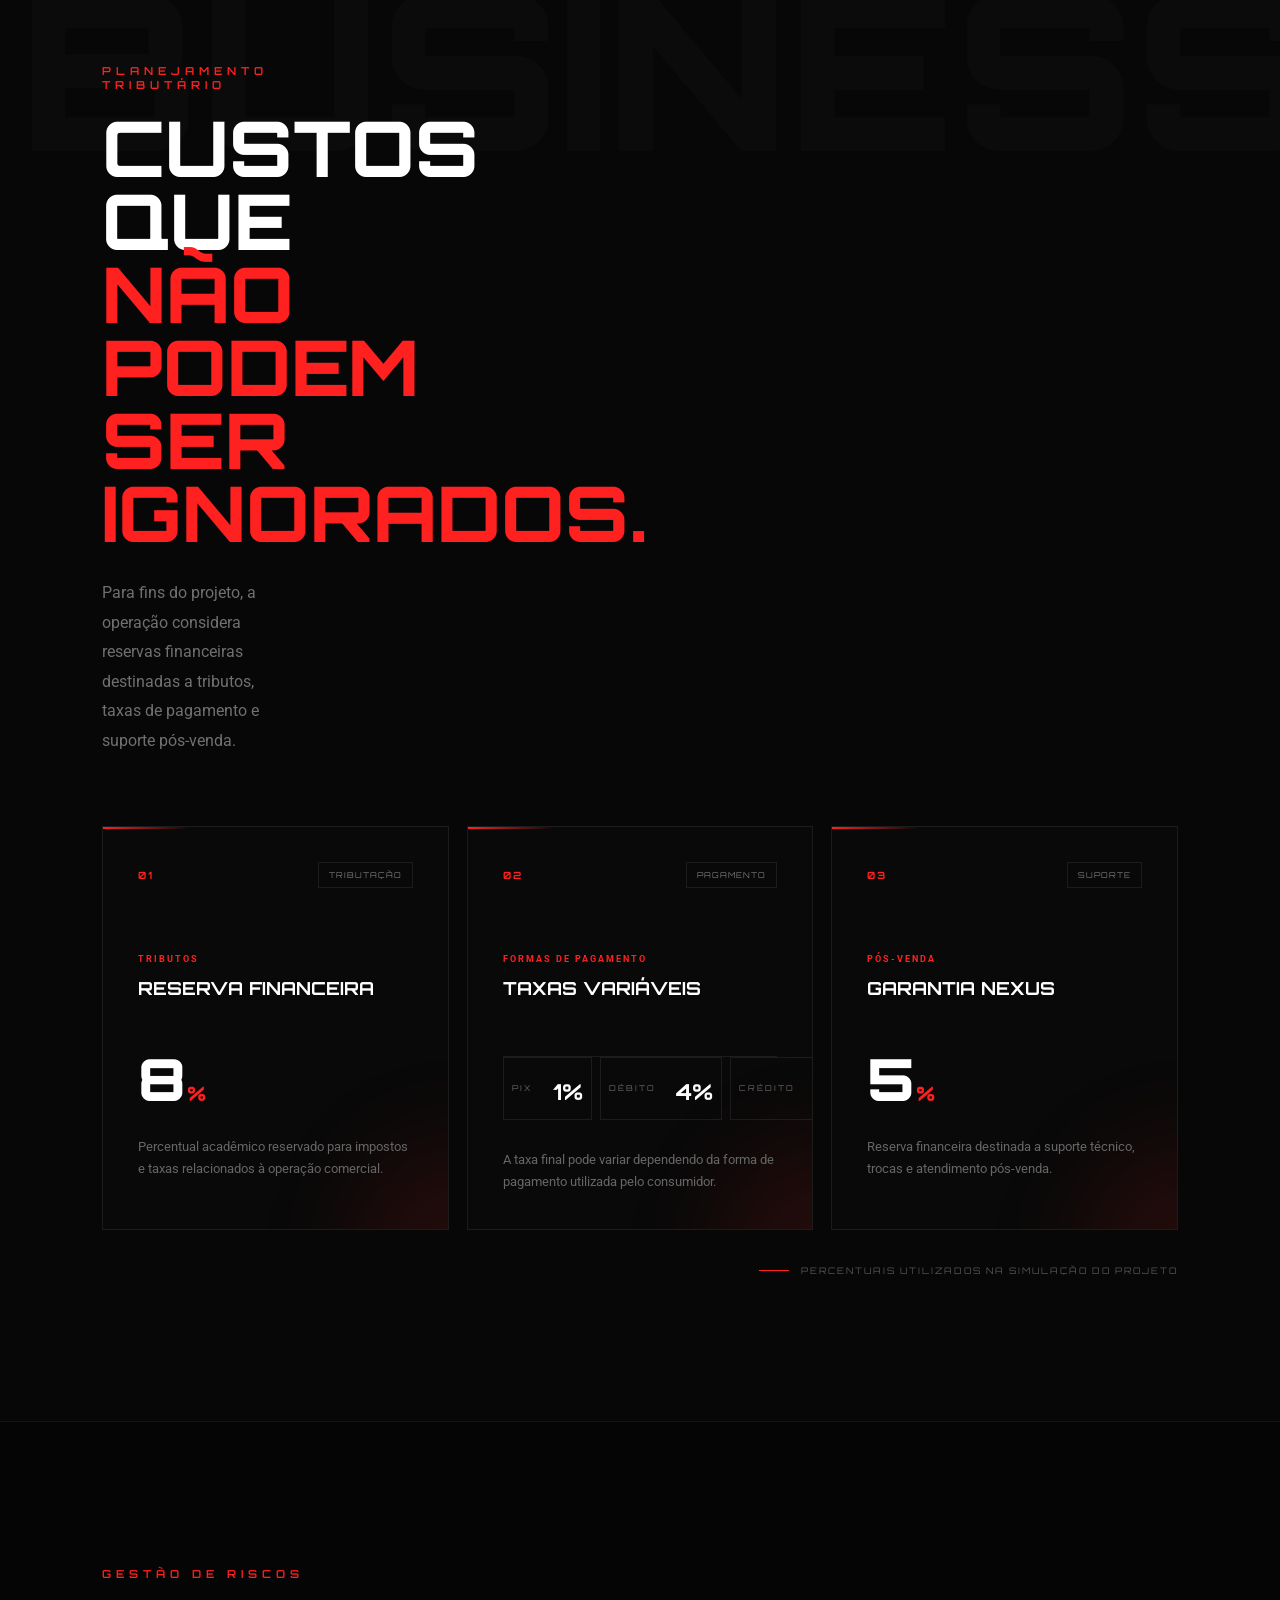
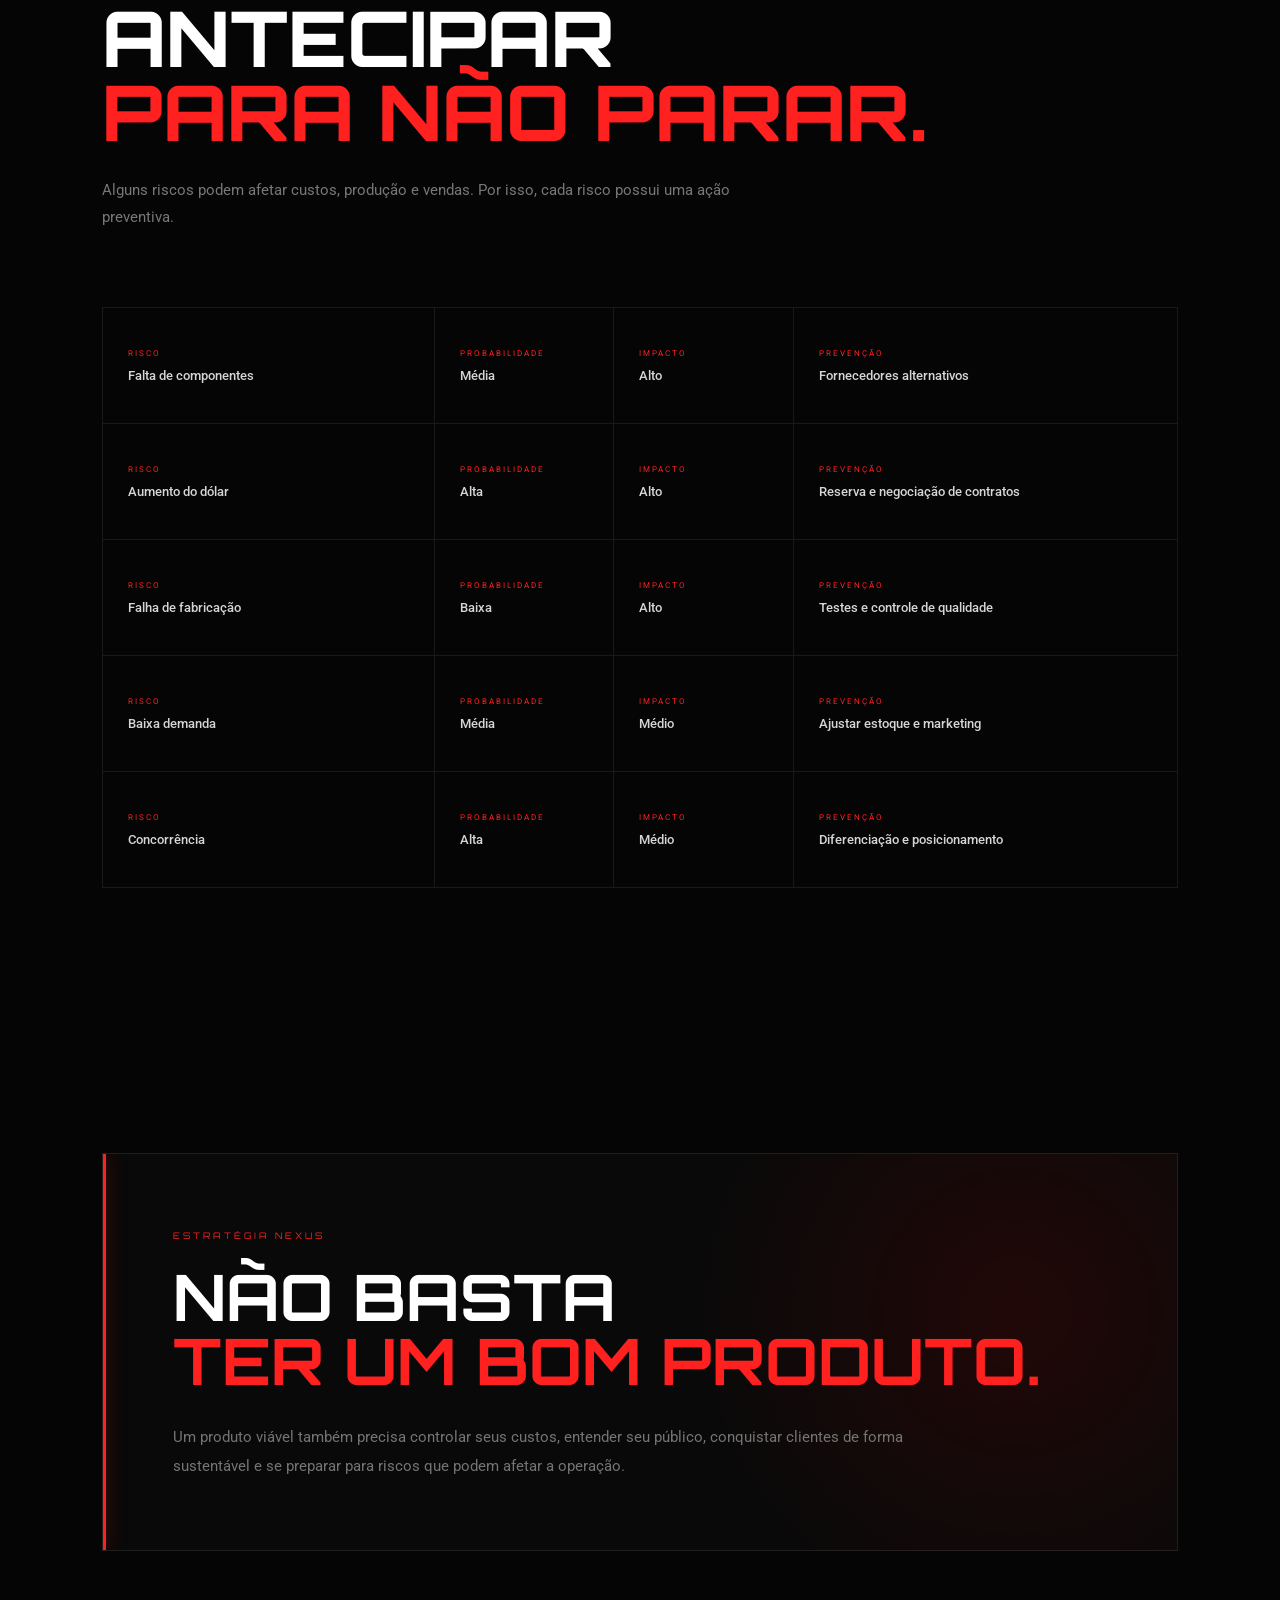
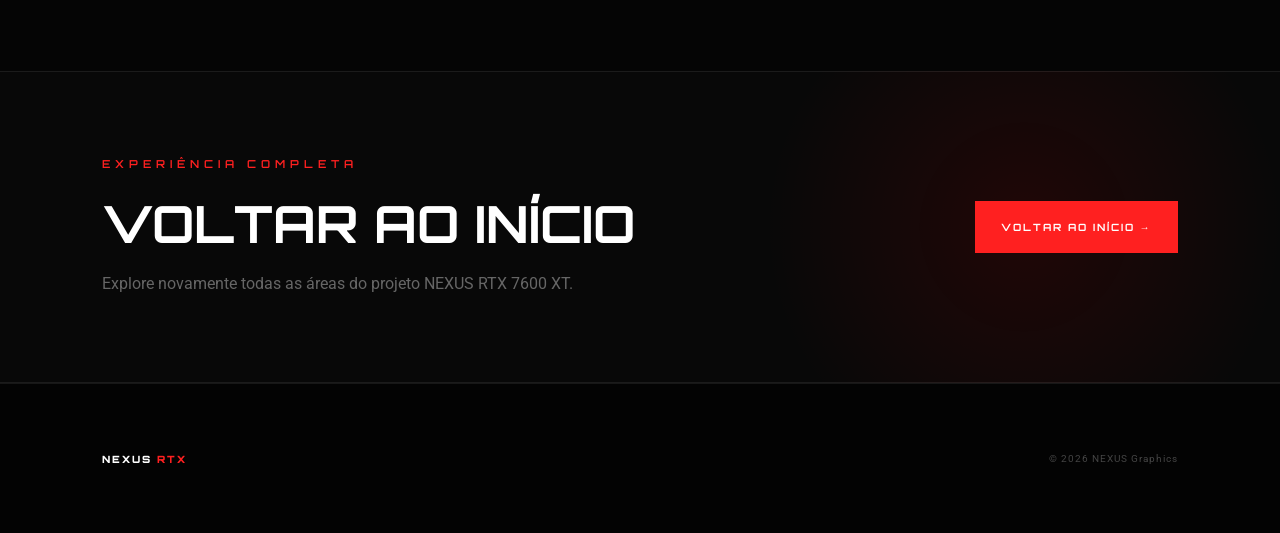
<file: estrategia.html>
<!DOCTYPE html>
<html lang="pt-BR">

<head>
    <meta charset="UTF-8">
    <meta name="viewport" content="width=device-width, initial-scale=1.0">

    <title>Estratégia | NEXUS RTX 7600 XT</title>

    <meta
        name="description"
        content="Estratégia comercial, CAC, público-alvo, tributação e gestão de riscos do projeto NEXUS."
    >

    <link rel="preconnect" href="https://fonts.googleapis.com">

    <link
        rel="preconnect"
        href="https://fonts.gstatic.com"
        crossorigin
    >

    <link
        href="https://fonts.googleapis.com/css2?family=Orbitron:wght@400;500;600;700;800;900&family=Roboto:wght@300;400;500;700&display=swap"
        rel="stylesheet"
    >

    <link rel="stylesheet" href="style.css">
</head>


<body class="mp-page" data-page="estrategia">


    <!-- =====================================================
         MENU
    ====================================================== -->

    <header id="header" class="mp-header">

        <a href="index.html" class="logo">
            NEXUS <span>RTX</span>
        </a>

        <nav id="mainNav" aria-label="Navegação principal">

            <a href="index.html">
                Início
            </a>

            <a href="tecnologia.html">
                Tecnologia
            </a>

            <a href="desempenho.html">
                Desempenho
            </a>

            <a href="producao.html">
                Produção
            </a>

            <a href="financeiro.html">
                Financeiro
            </a>

            <a href="estrategia.html" class="active">
                Estratégia
            </a>

        </nav>

        <button
            class="menu-btn"
            id="menuBtn"
            aria-label="Abrir menu"
            aria-expanded="false"
        >
            ☰
        </button>

    </header>



    <!-- =====================================================
         ABERTURA
    ====================================================== -->

    <section class="mp-page-hero">

        <div class="mp-page-grid"></div>

        <div class="mp-page-orb"></div>


        <div class="mp-page-hero-inner mp-reveal">

            <p class="red-title">
                NEXUS BUSINESS STRATEGY
            </p>


            <h1>

                ESTRATÉGIA

                <span>
                    ALÉM DO PRODUTO.
                </span>

            </h1>


            <p>

                Público-alvo, aquisição de clientes,
                tributação, posicionamento comercial
                e gestão de riscos.

            </p>


            <div class="mp-route-tag">

                <i></i>

                NEGÓCIO • MARKETING • RISCOS

            </div>

        </div>

    </section>



    <!-- =====================================================
         PÚBLICO-ALVO
    ====================================================== -->

    <section class="mp-strategy-section">

        <div class="mp-section-head mp-reveal">

            <p class="red-title">
                MERCADO
            </p>

            <h2>

                PARA QUEM

                <span>
                    VENDEMOS?
                </span>

            </h2>

            <p>

                A proposta comercial da NEXUS é atender
                consumidores que procuram alto desempenho
                gráfico com forte identidade gamer.

            </p>

        </div>


        <div class="mp-strategy-grid">


            <article class="mp-strategy-card mp-reveal">

                <span>
                    01
                </span>

                <h3>
                    GAMERS
                </h3>

                <p>

                    Jogadores que buscam alto FPS,
                    qualidade gráfica e estabilidade
                    em jogos competitivos e AAA.

                </p>

            </article>



            <article class="mp-strategy-card mp-reveal">

                <span>
                    02
                </span>

                <h3>
                    CRIADORES
                </h3>

                <p>

                    Usuários que trabalham com
                    edição de vídeo, modelagem,
                    renderização e produção visual.

                </p>

            </article>



            <article class="mp-strategy-card mp-reveal">

                <span>
                    03
                </span>

                <h3>
                    ENTUSIASTAS
                </h3>

                <p>

                    Consumidores interessados em
                    hardware, montagem de computadores
                    e tecnologia de alto desempenho.

                </p>

            </article>


        </div>

    </section>



    <!-- =====================================================
         CAC
    ====================================================== -->

    <section class="mp-cac-section">

        <div class="mp-cac-content mp-reveal">

            <p class="red-title">
                CUSTOMER ACQUISITION COST
            </p>

            <h2>

                CAC

                <span>
                    R$ 175.
                </span>

            </h2>

            <p>

                CAC significa Custo de Aquisição de Cliente.
                Ele representa quanto a empresa gasta,
                em média, para conquistar cada novo comprador.

            </p>

        </div>



        <div class="mp-cac-card mp-reveal">

            <span>
                EXEMPLO DE CÁLCULO
            </span>

            <div class="mp-cac-formula">

                <div>

                    <small>
                        INVESTIMENTO EM MARKETING
                    </small>

                    <strong>
                        R$ 17.500
                    </strong>

                </div>

                <b>
                    ÷
                </b>

                <div>

                    <small>
                        NOVOS CLIENTES
                    </small>

                    <strong>
                        100
                    </strong>

                </div>

                <b>
                    =
                </b>

                <div class="mp-cac-result">

                    <small>
                        CAC
                    </small>

                    <strong>
                        R$ 175
                    </strong>

                </div>

            </div>

        </div>

    </section>



    <!-- =====================================================
         ESTRATÉGIA DE MARKETING
    ====================================================== -->

    <section class="mp-marketing-section">

        <div class="mp-section-head mp-reveal">

            <p class="red-title">
                AQUISIÇÃO
            </p>

            <h2>

                COMO A NEXUS

                <span>
                    CHEGA AO CLIENTE.
                </span>

            </h2>

        </div>


        <div class="mp-marketing-grid">


            <article class="mp-marketing-card mp-reveal">

                <small>
                    01
                </small>

                <h3>
                    REDES SOCIAIS
                </h3>

                <p>

                    Conteúdo focado em FPS,
                    benchmarks, montagem de PCs
                    e demonstrações da placa.

                </p>

            </article>



            <article class="mp-marketing-card mp-reveal">

                <small>
                    02
                </small>

                <h3>
                    INFLUENCIADORES
                </h3>

                <p>

                    Parcerias com criadores de conteúdo
                    de hardware e jogos para aumentar
                    alcance e confiança na marca.

                </p>

            </article>



            <article class="mp-marketing-card mp-reveal">

                <small>
                    03
                </small>

                <h3>
                    MÍDIA PAGA
                </h3>

                <p>

                    Campanhas segmentadas para pessoas
                    interessadas em games, hardware
                    e montagem de computadores.

                </p>

            </article>



            <article class="mp-marketing-card mp-reveal">

                <small>
                    04
                </small>

                <h3>
                    EVENTOS
                </h3>

                <p>

                    Participação em campeonatos,
                    eventos gamer e demonstrações
                    de desempenho.

                </p>

            </article>


        </div>

    </section>



    <!-- =====================================================
         TRIBUTAÇÃO
    ====================================================== -->

    <section class="business-terms">

        <div class="business-terms-header">

            <div class="business-terms-title">

                <p class="red-title">
                    PLANEJAMENTO TRIBUTÁRIO
                </p>

                <h2>

                    CUSTOS QUE

                    <span>
                        NÃO PODEM SER IGNORADOS.
                    </span>

                </h2>

                <p>

                    Para fins do projeto, a operação considera
                    reservas financeiras destinadas a tributos,
                    taxas de pagamento e suporte pós-venda.

                </p>

            </div>

        </div>



        <div class="business-grid">


            <!-- TRIBUTOS -->

            <article class="business-card business-card-tax">

                <div class="business-card-top">

                    <span class="business-card-number">
                        01
                    </span>

                    <span class="business-card-tag">
                        TRIBUTAÇÃO
                    </span>

                </div>

                <p class="business-card-label">
                    TRIBUTOS
                </p>

                <h3>
                    RESERVA FINANCEIRA
                </h3>

                <div class="business-main-value">

                    <strong>
                        8
                    </strong>

                    <span>
                        %
                    </span>

                </div>

                <p class="business-card-description">

                    Percentual acadêmico reservado
                    para impostos e taxas relacionados
                    à operação comercial.

                </p>

            </article>



            <!-- PAGAMENTO -->

            <article class="business-card business-card-payment">

                <div class="business-card-top">

                    <span class="business-card-number">
                        02
                    </span>

                    <span class="business-card-tag">
                        PAGAMENTO
                    </span>

                </div>

                <p class="business-card-label">
                    FORMAS DE PAGAMENTO
                </p>

                <h3>
                    TAXAS VARIÁVEIS
                </h3>


                <div class="payment-rates">


                    <div class="payment-rate">

                        <span>
                            PIX
                        </span>

                        <strong>
                            1%
                        </strong>

                    </div>


                    <div class="payment-rate">

                        <span>
                            DÉBITO
                        </span>

                        <strong>
                            4%
                        </strong>

                    </div>


                    <div class="payment-rate">

                        <span>
                            CRÉDITO
                        </span>

                        <strong>
                            10%
                        </strong>

                    </div>


                </div>


                <p class="business-card-description">

                    A taxa final pode variar
                    dependendo da forma de pagamento
                    utilizada pelo consumidor.

                </p>

            </article>



            <!-- GARANTIA -->

            <article class="business-card business-card-warranty">

                <div class="business-card-top">

                    <span class="business-card-number">
                        03
                    </span>

                    <span class="business-card-tag">
                        SUPORTE
                    </span>

                </div>

                <p class="business-card-label">
                    PÓS-VENDA
                </p>

                <h3>
                    GARANTIA NEXUS
                </h3>


                <div class="business-main-value">

                    <strong>
                        5
                    </strong>

                    <span>
                        %
                    </span>

                </div>


                <p class="business-card-description">

                    Reserva financeira destinada
                    a suporte técnico, trocas
                    e atendimento pós-venda.

                </p>

            </article>


        </div>


        <div class="business-terms-note">

            <span></span>

            PERCENTUAIS UTILIZADOS NA SIMULAÇÃO DO PROJETO

        </div>

    </section>



    <!-- =====================================================
         GESTÃO DE RISCOS
    ====================================================== -->

    <section class="mp-risk-section">

        <div class="mp-section-head mp-reveal">

            <p class="red-title">
                GESTÃO DE RISCOS
            </p>

            <h2>

                ANTECIPAR

                <span>
                    PARA NÃO PARAR.
                </span>

            </h2>

            <p>

                Alguns riscos podem afetar custos,
                produção e vendas. Por isso,
                cada risco possui uma ação preventiva.

            </p>

        </div>



        <div class="mp-risk-table">


            <!-- RISCO 1 -->

            <article class="mp-risk-row mp-reveal">

                <div>

                    <span>
                        RISCO
                    </span>

                    <strong>
                        Falta de componentes
                    </strong>

                </div>

                <div>

                    <span>
                        PROBABILIDADE
                    </span>

                    <strong>
                        Média
                    </strong>

                </div>

                <div>

                    <span>
                        IMPACTO
                    </span>

                    <strong>
                        Alto
                    </strong>

                </div>

                <div>

                    <span>
                        PREVENÇÃO
                    </span>

                    <strong>
                        Fornecedores alternativos
                    </strong>

                </div>

            </article>



            <!-- RISCO 2 -->

            <article class="mp-risk-row mp-reveal">

                <div>

                    <span>
                        RISCO
                    </span>

                    <strong>
                        Aumento do dólar
                    </strong>

                </div>

                <div>

                    <span>
                        PROBABILIDADE
                    </span>

                    <strong>
                        Alta
                    </strong>

                </div>

                <div>

                    <span>
                        IMPACTO
                    </span>

                    <strong>
                        Alto
                    </strong>

                </div>

                <div>

                    <span>
                        PREVENÇÃO
                    </span>

                    <strong>
                        Reserva e negociação de contratos
                    </strong>

                </div>

            </article>



            <!-- RISCO 3 -->

            <article class="mp-risk-row mp-reveal">

                <div>

                    <span>
                        RISCO
                    </span>

                    <strong>
                        Falha de fabricação
                    </strong>

                </div>

                <div>

                    <span>
                        PROBABILIDADE
                    </span>

                    <strong>
                        Baixa
                    </strong>

                </div>

                <div>

                    <span>
                        IMPACTO
                    </span>

                    <strong>
                        Alto
                    </strong>

                </div>

                <div>

                    <span>
                        PREVENÇÃO
                    </span>

                    <strong>
                        Testes e controle de qualidade
                    </strong>

                </div>

            </article>



            <!-- RISCO 4 -->

            <article class="mp-risk-row mp-reveal">

                <div>

                    <span>
                        RISCO
                    </span>

                    <strong>
                        Baixa demanda
                    </strong>

                </div>

                <div>

                    <span>
                        PROBABILIDADE
                    </span>

                    <strong>
                        Média
                    </strong>

                </div>

                <div>

                    <span>
                        IMPACTO
                    </span>

                    <strong>
                        Médio
                    </strong>

                </div>

                <div>

                    <span>
                        PREVENÇÃO
                    </span>

                    <strong>
                        Ajustar estoque e marketing
                    </strong>

                </div>

            </article>



            <!-- RISCO 5 -->

            <article class="mp-risk-row mp-reveal">

                <div>

                    <span>
                        RISCO
                    </span>

                    <strong>
                        Concorrência
                    </strong>

                </div>

                <div>

                    <span>
                        PROBABILIDADE
                    </span>

                    <strong>
                        Alta
                    </strong>

                </div>

                <div>

                    <span>
                        IMPACTO
                    </span>

                    <strong>
                        Médio
                    </strong>

                </div>

                <div>

                    <span>
                        PREVENÇÃO
                    </span>

                    <strong>
                        Diferenciação e posicionamento
                    </strong>

                </div>

            </article>


        </div>

    </section>



    <!-- =====================================================
         CONCLUSÃO
    ====================================================== -->

    <section class="mp-note-section">

        <div class="mp-note-card mp-reveal">

            <span>
                ESTRATÉGIA NEXUS
            </span>

            <h2>

                NÃO BASTA

                <b>
                    TER UM BOM PRODUTO.
                </b>

            </h2>

            <p>

                Um produto viável também precisa
                controlar seus custos, entender seu
                público, conquistar clientes de forma
                sustentável e se preparar para riscos
                que podem afetar a operação.

            </p>

        </div>

    </section>



    <!-- =====================================================
         VOLTAR AO INÍCIO
    ====================================================== -->

    <section class="mp-next-page">

        <div>

            <p class="red-title">
                EXPERIÊNCIA COMPLETA
            </p>

            <h2>
                VOLTAR AO INÍCIO
            </h2>

            <p>
                Explore novamente todas as áreas
                do projeto NEXUS RTX 7600 XT.
            </p>

        </div>

        <a
            href="index.html"
            class="btn primary"
        >
            VOLTAR AO INÍCIO →
        </a>

    </section>



    <!-- =====================================================
         RODAPÉ
    ====================================================== -->

    <footer>

        <div class="footer-logo">
            NEXUS <span>RTX</span>
        </div>

        <p>
            © 2026 NEXUS Graphics
        </p>

    </footer>


    <script src="script.js"></script>
    <script src="multipage.js"></script>

</body>

</html>
</file>
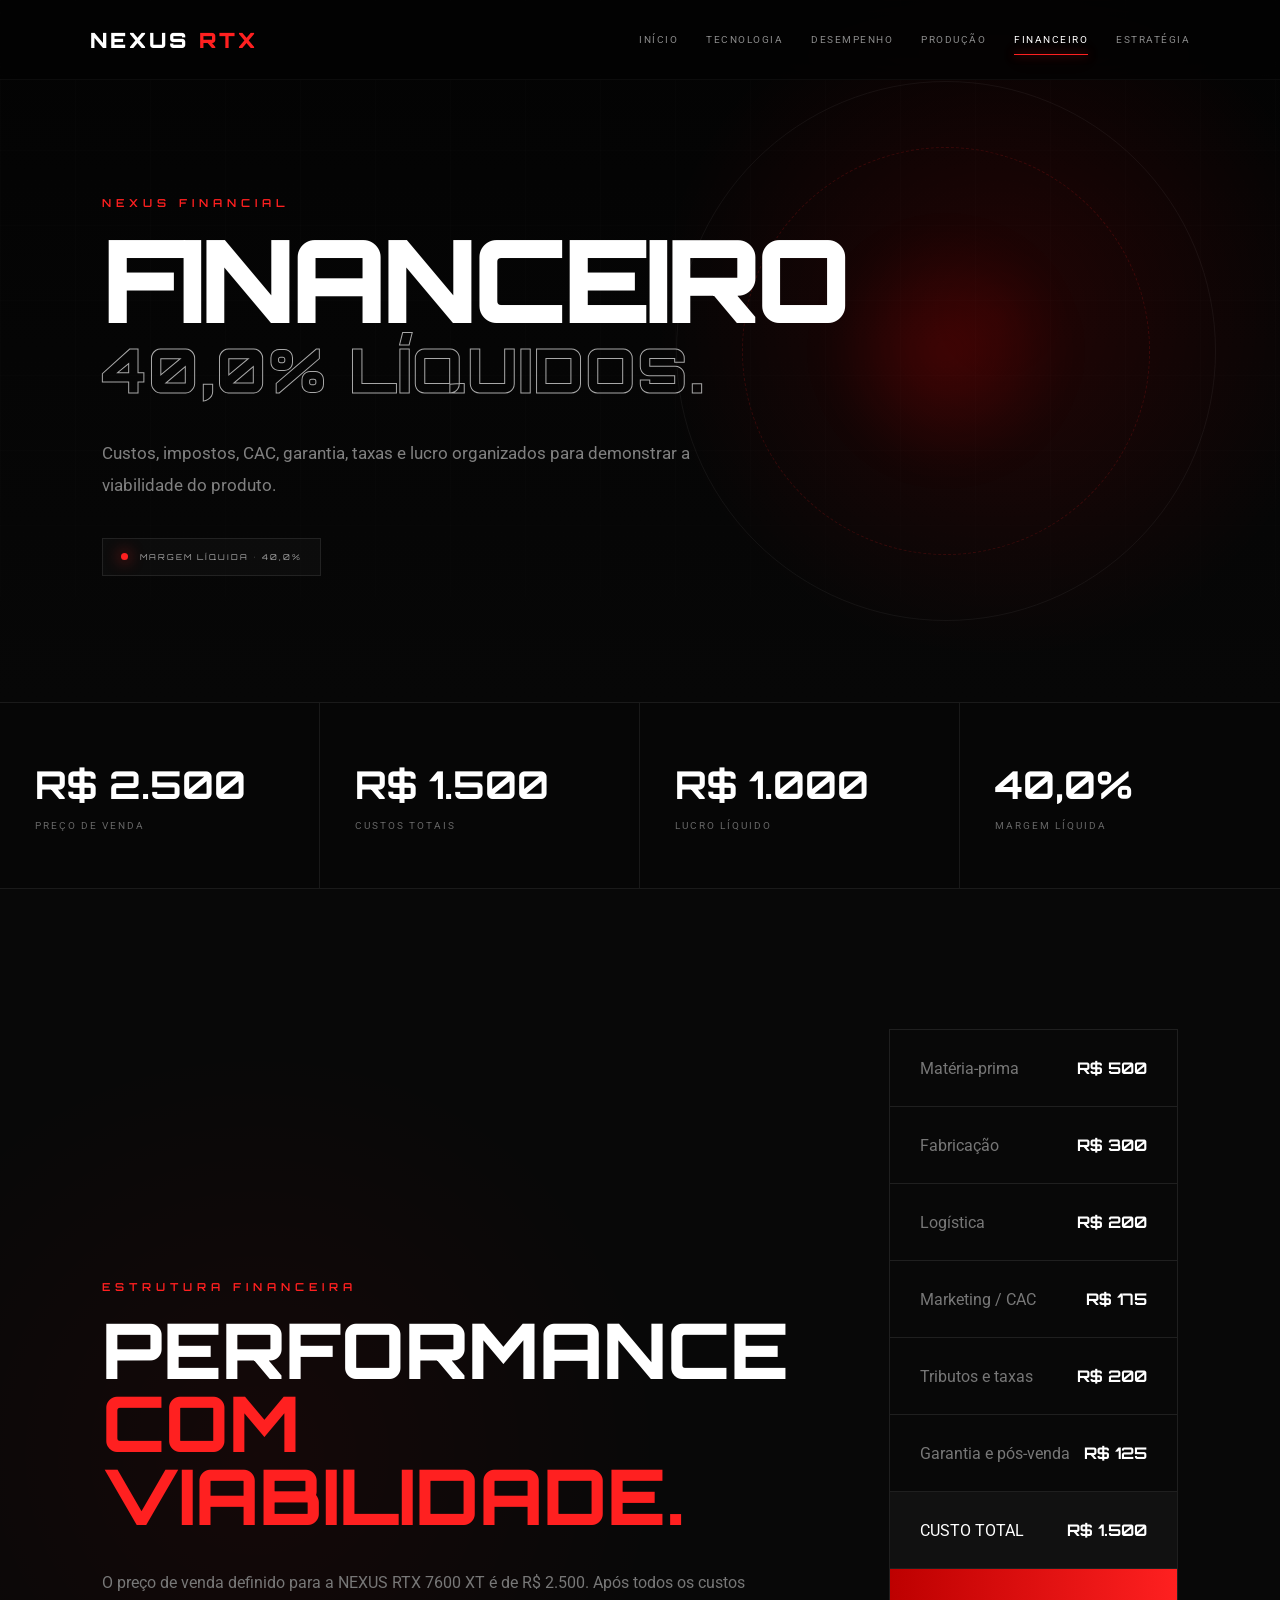
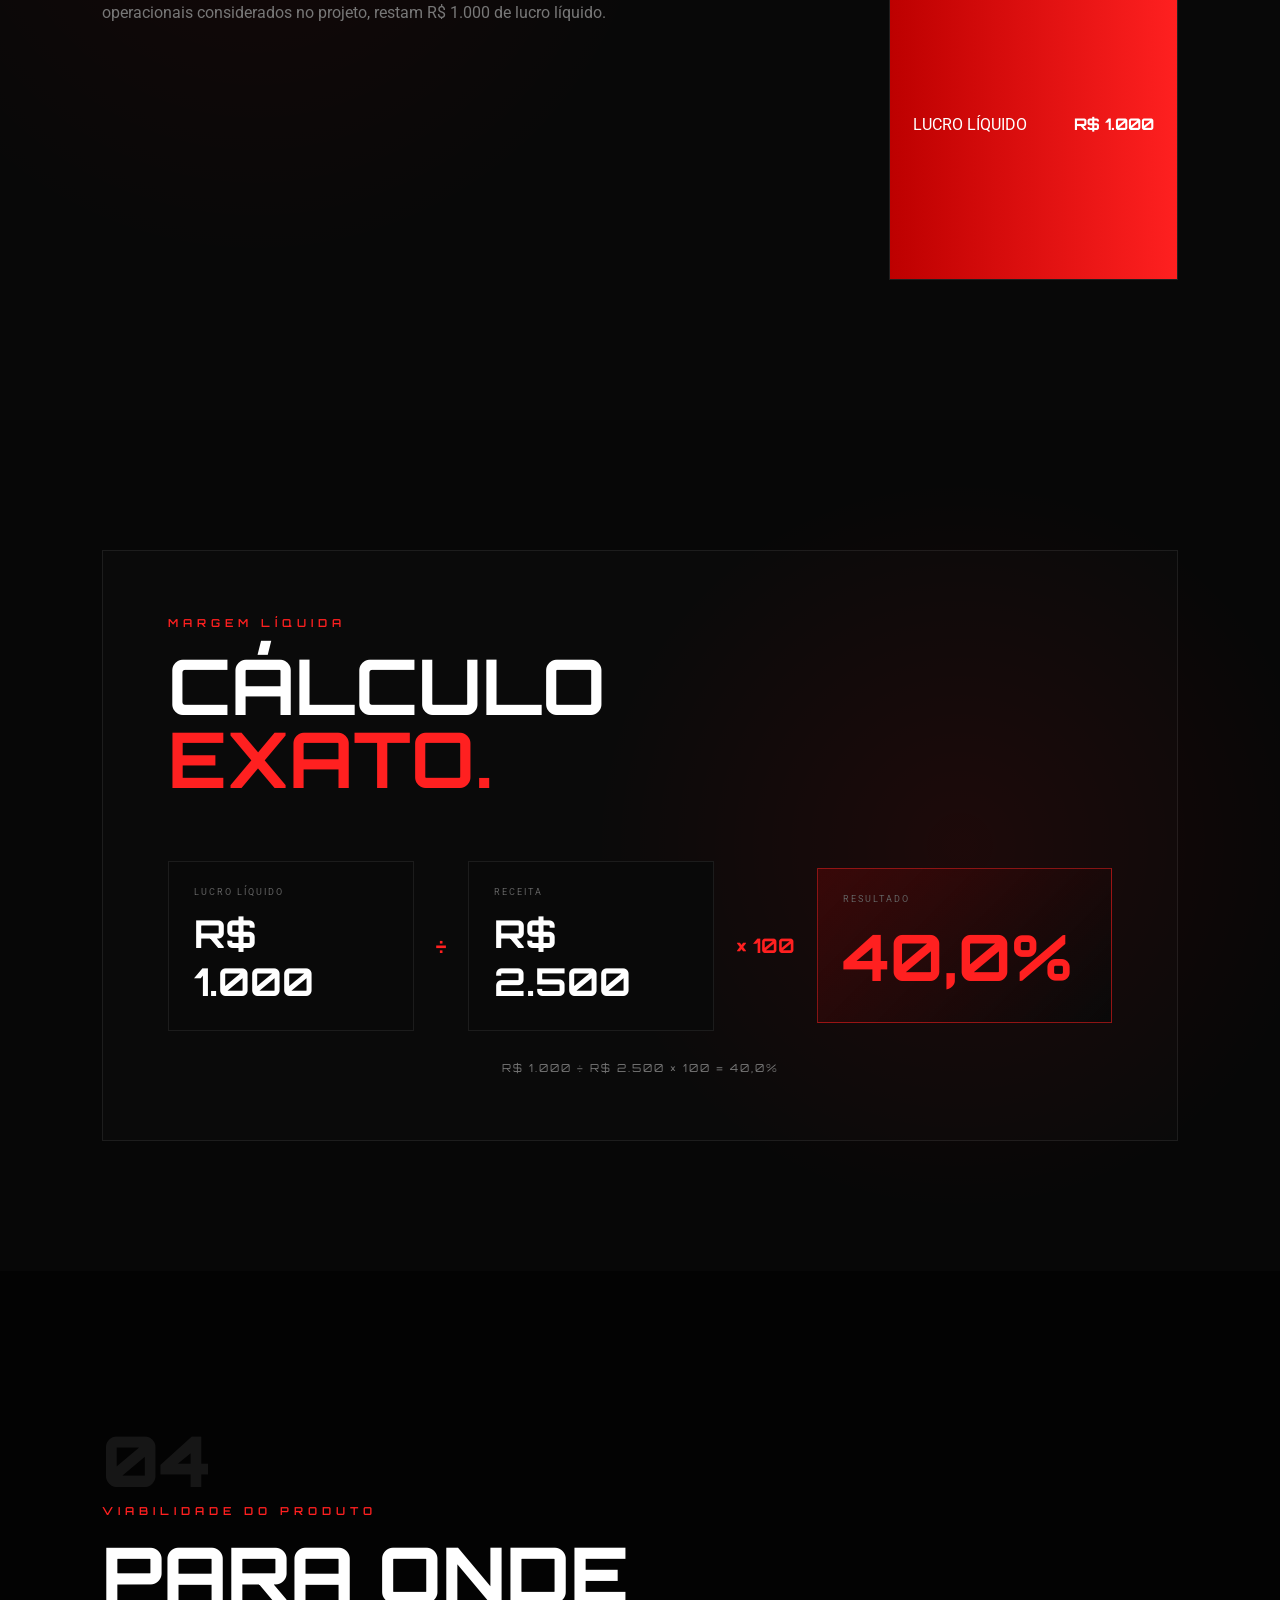
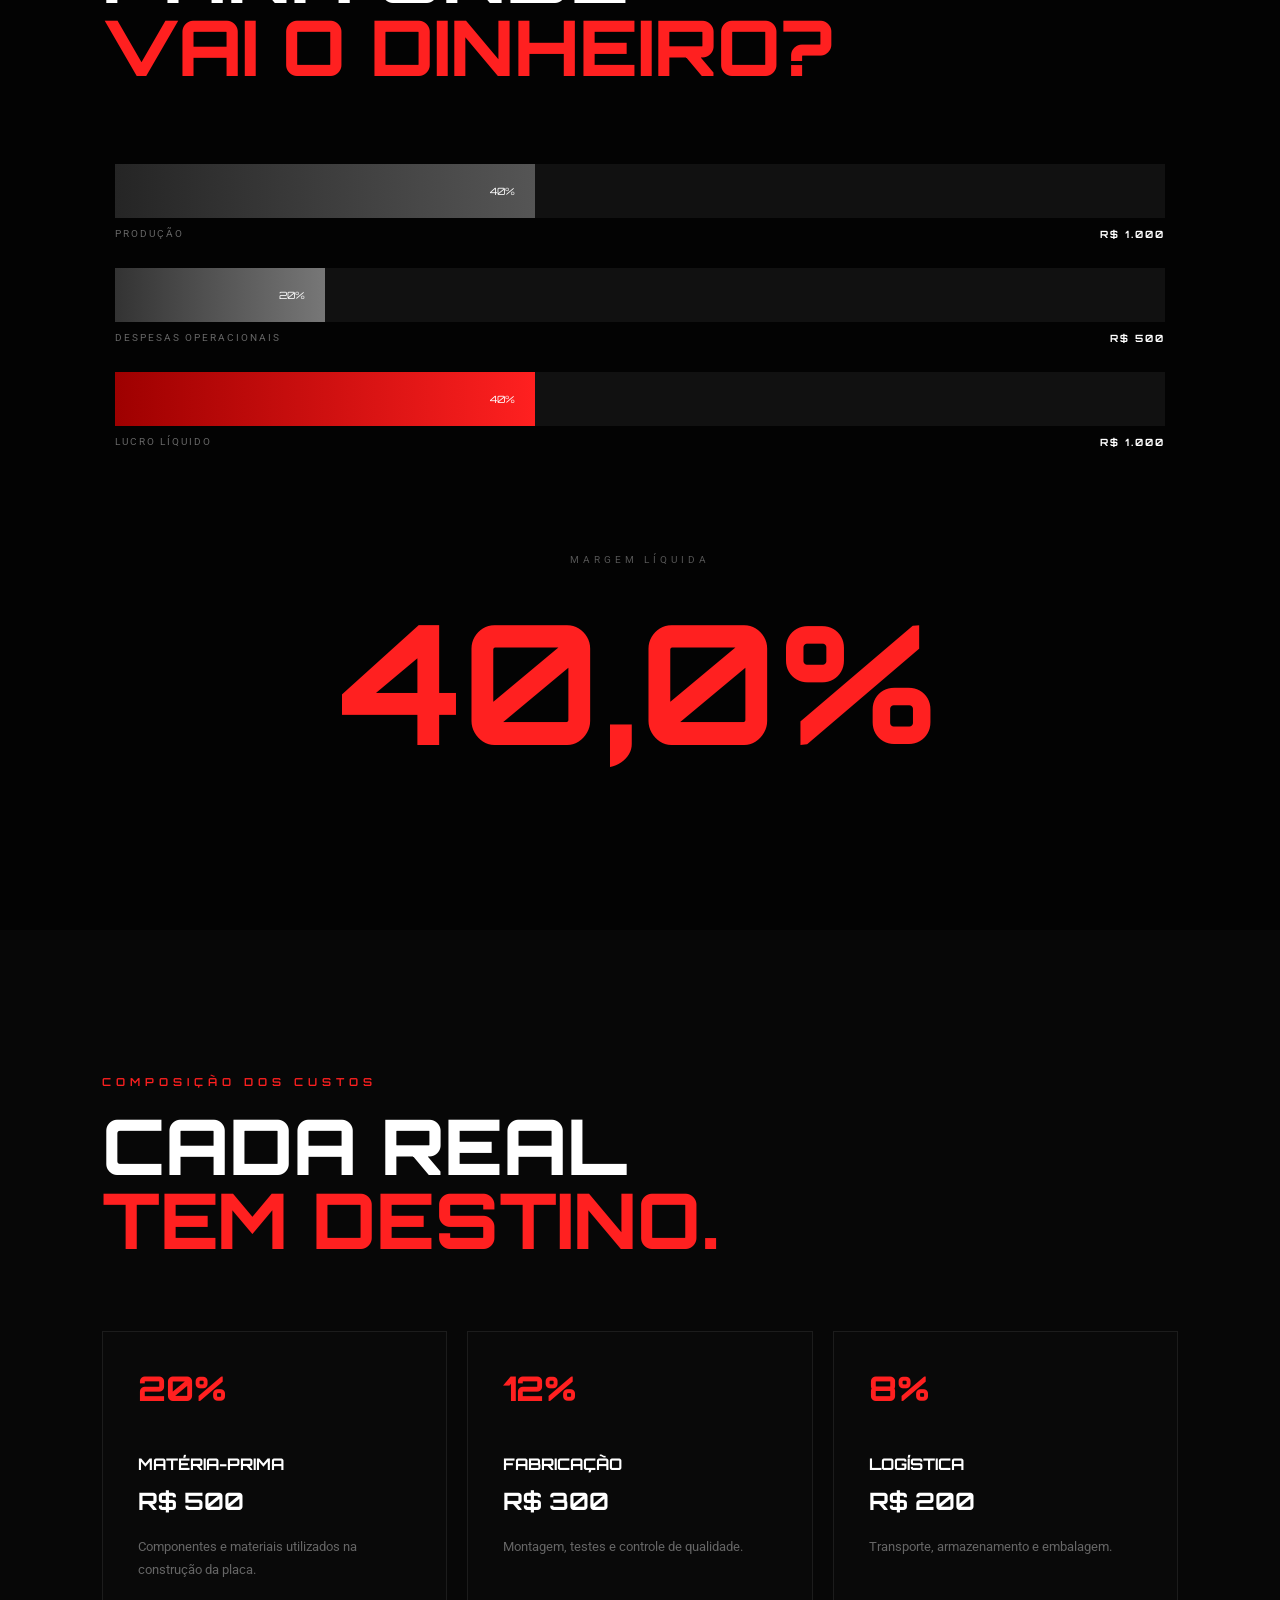
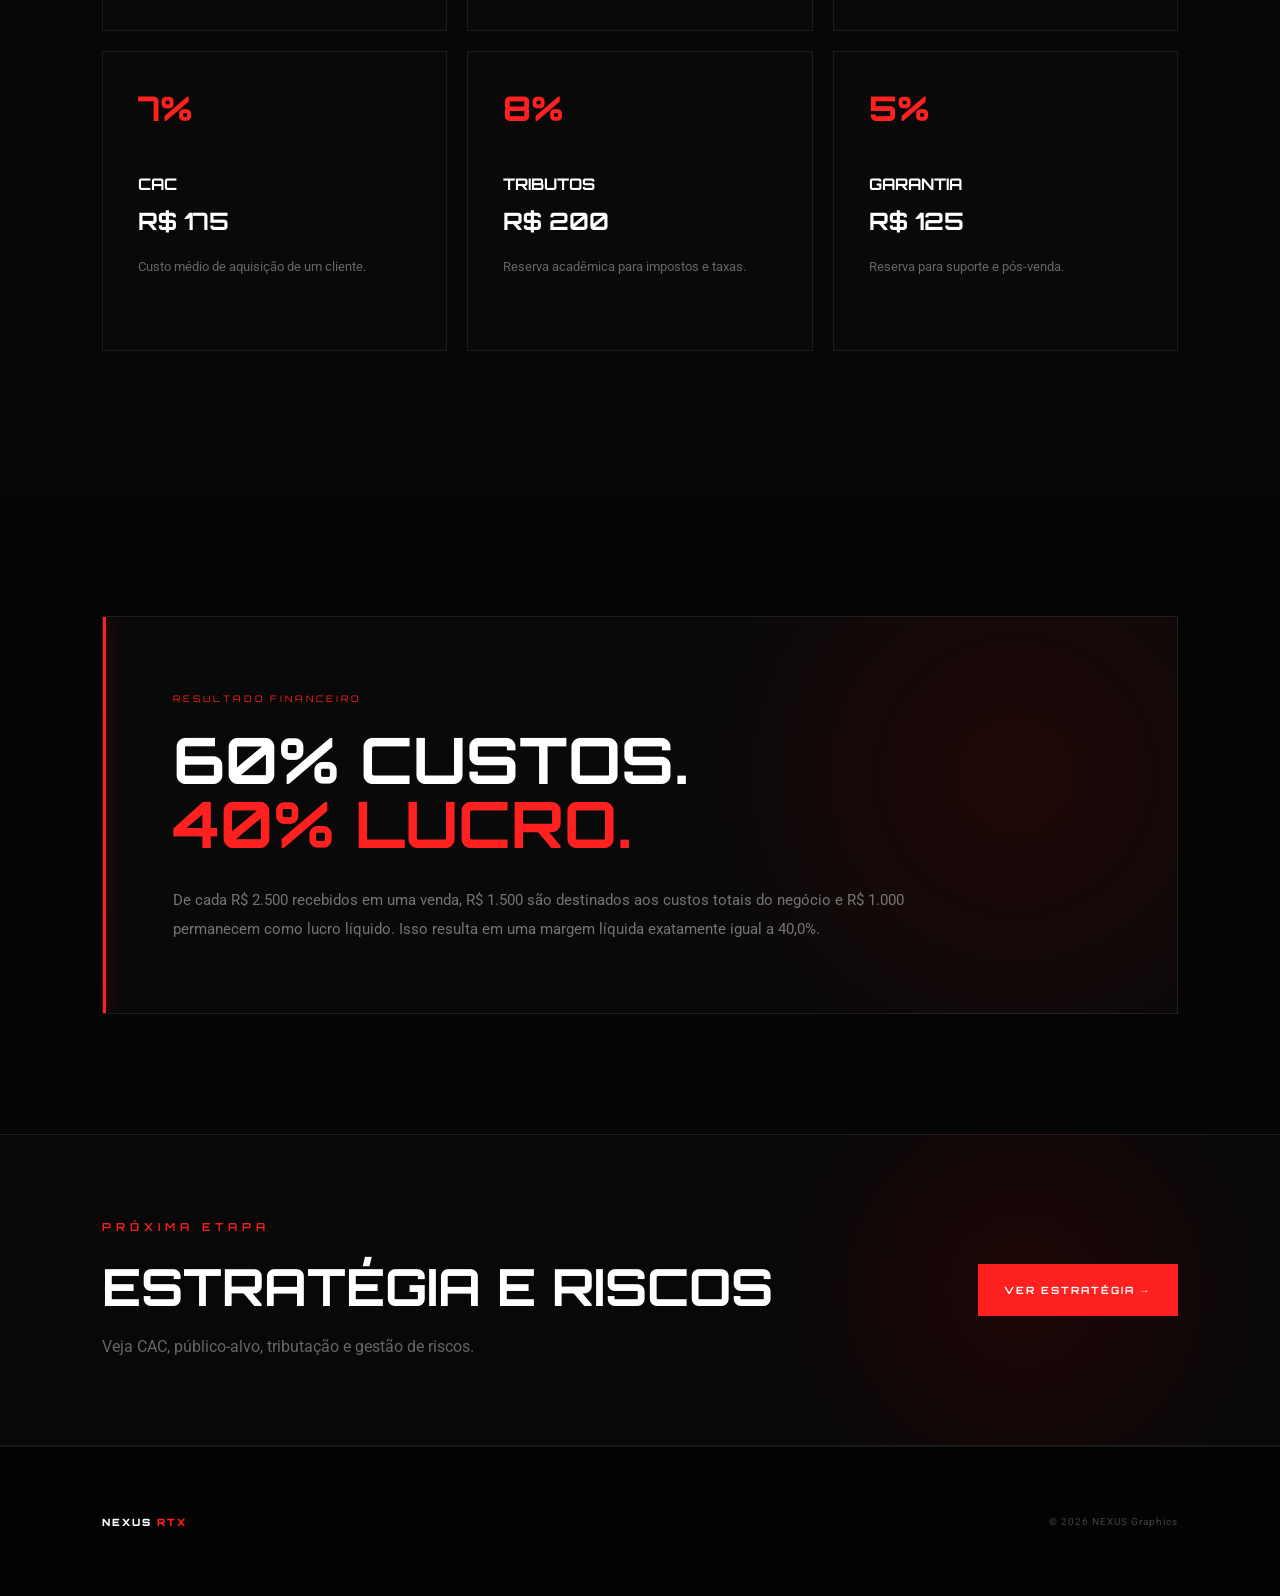
<file: financeiro.html>
<!DOCTYPE html>
<html lang="pt-BR">

<head>
    <meta charset="UTF-8">
    <meta name="viewport" content="width=device-width, initial-scale=1.0">

    <title>Financeiro | NEXUS RTX 7600 XT</title>

    <meta
        name="description"
        content="Estrutura financeira, custos, lucro e margem líquida do projeto NEXUS."
    >

    <link rel="preconnect" href="https://fonts.googleapis.com">

    <link
        rel="preconnect"
        href="https://fonts.gstatic.com"
        crossorigin
    >

    <link
        href="https://fonts.googleapis.com/css2?family=Orbitron:wght@400;500;600;700;800;900&family=Roboto:wght@300;400;500;700&display=swap"
        rel="stylesheet"
    >

    <link rel="stylesheet" href="style.css">
</head>


<body class="mp-page" data-page="financeiro">


    <!-- =====================================================
         MENU
    ====================================================== -->

    <header id="header" class="mp-header">

        <a href="index.html" class="logo">
            NEXUS <span>RTX</span>
        </a>

        <nav id="mainNav" aria-label="Navegação principal">

            <a href="index.html">
                Início
            </a>

            <a href="tecnologia.html">
                Tecnologia
            </a>

            <a href="desempenho.html">
                Desempenho
            </a>

            <a href="producao.html">
                Produção
            </a>

            <a href="financeiro.html" class="active">
                Financeiro
            </a>

            <a href="estrategia.html">
                Estratégia
            </a>

        </nav>

        <button
            class="menu-btn"
            id="menuBtn"
            aria-label="Abrir menu"
            aria-expanded="false"
        >
            ☰
        </button>

    </header>



    <!-- =====================================================
         ABERTURA
    ====================================================== -->

    <section class="mp-page-hero">

        <div class="mp-page-grid"></div>

        <div class="mp-page-orb"></div>


        <div class="mp-page-hero-inner mp-reveal">

            <p class="red-title">
                NEXUS FINANCIAL
            </p>


            <h1>

                FINANCEIRO

                <span>
                    40,0% LÍQUIDOS.
                </span>

            </h1>


            <p>

                Custos, impostos, CAC, garantia,
                taxas e lucro organizados para
                demonstrar a viabilidade do produto.

            </p>


            <div class="mp-route-tag">

                <i></i>

                MARGEM LÍQUIDA • 40,0%

            </div>

        </div>

    </section>



    <!-- =====================================================
         KPI FINANCEIRO
    ====================================================== -->

    <section class="mp-kpi-strip">

        <div>

            <strong>
                R$ 2.500
            </strong>

            <span>
                Preço de venda
            </span>

        </div>


        <div>

            <strong>
                R$ 1.500
            </strong>

            <span>
                Custos totais
            </span>

        </div>


        <div>

            <strong>
                R$ 1.000
            </strong>

            <span>
                Lucro líquido
            </span>

        </div>


        <div>

            <strong>
                40,0%
            </strong>

            <span>
                Margem líquida
            </span>

        </div>

    </section>



    <!-- =====================================================
         ESTRUTURA FINANCEIRA
    ====================================================== -->

    <section class="costs">

        <div class="cost-content">

            <p class="red-title">
                ESTRUTURA FINANCEIRA
            </p>


            <h2>

                PERFORMANCE

                <span>
                    COM VIABILIDADE.
                </span>

            </h2>


            <p>

                O preço de venda definido para a
                NEXUS RTX 7600 XT é de R$ 2.500.

                Após todos os custos operacionais
                considerados no projeto, restam
                R$ 1.000 de lucro líquido.

            </p>

        </div>



        <div class="cost-box">


            <div class="cost-row">

                <span>
                    Matéria-prima
                </span>

                <strong>
                    R$ 500
                </strong>

            </div>



            <div class="cost-row">

                <span>
                    Fabricação
                </span>

                <strong>
                    R$ 300
                </strong>

            </div>



            <div class="cost-row">

                <span>
                    Logística
                </span>

                <strong>
                    R$ 200
                </strong>

            </div>



            <div class="cost-row">

                <span>
                    Marketing / CAC
                </span>

                <strong>
                    R$ 175
                </strong>

            </div>



            <div class="cost-row">

                <span>
                    Tributos e taxas
                </span>

                <strong>
                    R$ 200
                </strong>

            </div>



            <div class="cost-row">

                <span>
                    Garantia e pós-venda
                </span>

                <strong>
                    R$ 125
                </strong>

            </div>



            <div class="cost-row total">

                <span>
                    CUSTO TOTAL
                </span>

                <strong>
                    R$ 1.500
                </strong>

            </div>



            <div class="cost-row profit">

                <span>
                    LUCRO LÍQUIDO
                </span>

                <strong>
                    R$ 1.000
                </strong>

            </div>


        </div>

    </section>



    <!-- =====================================================
         CÁLCULO DA MARGEM
    ====================================================== -->

    <section class="mp-margin-section">

        <div class="mp-margin-card mp-reveal">


            <div class="mp-margin-title">

                <p class="red-title">
                    MARGEM LÍQUIDA
                </p>

                <h2>
                    CÁLCULO
                    <span>EXATO.</span>
                </h2>

            </div>



            <div class="mp-formula">

                <div>

                    <span>
                        LUCRO LÍQUIDO
                    </span>

                    <strong>
                        R$ 1.000
                    </strong>

                </div>


                <b>
                    ÷
                </b>


                <div>

                    <span>
                        RECEITA
                    </span>

                    <strong>
                        R$ 2.500
                    </strong>

                </div>


                <b>
                    × 100
                </b>


                <div class="mp-formula-result">

                    <span>
                        RESULTADO
                    </span>

                    <strong>
                        40,0%
                    </strong>

                </div>

            </div>


            <p class="mp-formula-text">

                R$ 1.000 ÷ R$ 2.500 × 100 = 40,0%

            </p>


        </div>

    </section>



    <!-- =====================================================
         DISTRIBUIÇÃO DO DINHEIRO
    ====================================================== -->

    <section
        class="profit"
        id="lucro"
    >

        <div class="section-number">
            04
        </div>


        <p class="red-title">
            VIABILIDADE DO PRODUTO
        </p>


        <h2>

            PARA ONDE

            <span>
                VAI O DINHEIRO?
            </span>

        </h2>



        <div class="chart">


            <div class="bar">

                <div
                    class="bar-fill cost-product"
                    style="width: 40%;"
                >

                    <span>
                        40%
                    </span>

                </div>

            </div>


            <div class="chart-label">

                <span>
                    PRODUÇÃO
                </span>

                <strong>
                    R$ 1.000
                </strong>

            </div>



            <div class="bar">

                <div
                    class="bar-fill invisible"
                    style="width: 20%;"
                >

                    <span>
                        20%
                    </span>

                </div>

            </div>


            <div class="chart-label">

                <span>
                    DESPESAS OPERACIONAIS
                </span>

                <strong>
                    R$ 500
                </strong>

            </div>



            <div class="bar">

                <div
                    class="bar-fill profit-bar"
                    style="width: 40%;"
                >

                    <span>
                        40%
                    </span>

                </div>

            </div>


            <div class="chart-label">

                <span>
                    LUCRO LÍQUIDO
                </span>

                <strong>
                    R$ 1.000
                </strong>

            </div>


        </div>



        <div class="profit-result">

            <span>
                MARGEM LÍQUIDA
            </span>

            <strong>
                40,0%
            </strong>

        </div>

    </section>



    <!-- =====================================================
         DETALHAMENTO
    ====================================================== -->

    <section class="mp-financial-grid-section">

        <div class="mp-section-head mp-reveal">

            <p class="red-title">
                COMPOSIÇÃO DOS CUSTOS
            </p>


            <h2>

                CADA REAL

                <span>
                    TEM DESTINO.
                </span>

            </h2>

        </div>



        <div class="mp-financial-grid">


            <article class="mp-fin-card mp-reveal">

                <span>
                    20%
                </span>

                <h3>
                    MATÉRIA-PRIMA
                </h3>

                <strong>
                    R$ 500
                </strong>

                <p>
                    Componentes e materiais utilizados
                    na construção da placa.
                </p>

            </article>



            <article class="mp-fin-card mp-reveal">

                <span>
                    12%
                </span>

                <h3>
                    FABRICAÇÃO
                </h3>

                <strong>
                    R$ 300
                </strong>

                <p>
                    Montagem, testes e controle de qualidade.
                </p>

            </article>



            <article class="mp-fin-card mp-reveal">

                <span>
                    8%
                </span>

                <h3>
                    LOGÍSTICA
                </h3>

                <strong>
                    R$ 200
                </strong>

                <p>
                    Transporte, armazenamento e embalagem.
                </p>

            </article>



            <article class="mp-fin-card mp-reveal">

                <span>
                    7%
                </span>

                <h3>
                    CAC
                </h3>

                <strong>
                    R$ 175
                </strong>

                <p>
                    Custo médio de aquisição de um cliente.
                </p>

            </article>



            <article class="mp-fin-card mp-reveal">

                <span>
                    8%
                </span>

                <h3>
                    TRIBUTOS
                </h3>

                <strong>
                    R$ 200
                </strong>

                <p>
                    Reserva acadêmica para impostos e taxas.
                </p>

            </article>



            <article class="mp-fin-card mp-reveal">

                <span>
                    5%
                </span>

                <h3>
                    GARANTIA
                </h3>

                <strong>
                    R$ 125
                </strong>

                <p>
                    Reserva para suporte e pós-venda.
                </p>

            </article>


        </div>

    </section>



    <!-- =====================================================
         RESUMO
    ====================================================== -->

    <section class="mp-note-section">

        <div class="mp-note-card mp-reveal">

            <span>
                RESULTADO FINANCEIRO
            </span>


            <h2>

                60% CUSTOS.

                <b>
                    40% LUCRO.
                </b>

            </h2>


            <p>

                De cada R$ 2.500 recebidos em uma venda,
                R$ 1.500 são destinados aos custos totais
                do negócio e R$ 1.000 permanecem como
                lucro líquido.

                Isso resulta em uma margem líquida
                exatamente igual a 40,0%.

            </p>

        </div>

    </section>



    <!-- =====================================================
         PRÓXIMA PÁGINA
    ====================================================== -->

    <section class="mp-next-page">

        <div>

            <p class="red-title">
                PRÓXIMA ETAPA
            </p>

            <h2>
                ESTRATÉGIA E RISCOS
            </h2>

            <p>
                Veja CAC, público-alvo,
                tributação e gestão de riscos.
            </p>

        </div>


        <a
            href="estrategia.html"
            class="btn primary"
        >
            VER ESTRATÉGIA →
        </a>

    </section>



    <!-- =====================================================
         RODAPÉ
    ====================================================== -->

    <footer>

        <div class="footer-logo">
            NEXUS <span>RTX</span>
        </div>

        <p>
            © 2026 NEXUS Graphics
        </p>

    </footer>



    <script src="script.js"></script>
    <script src="multipage.js"></script>


</body>

</html>
</file>
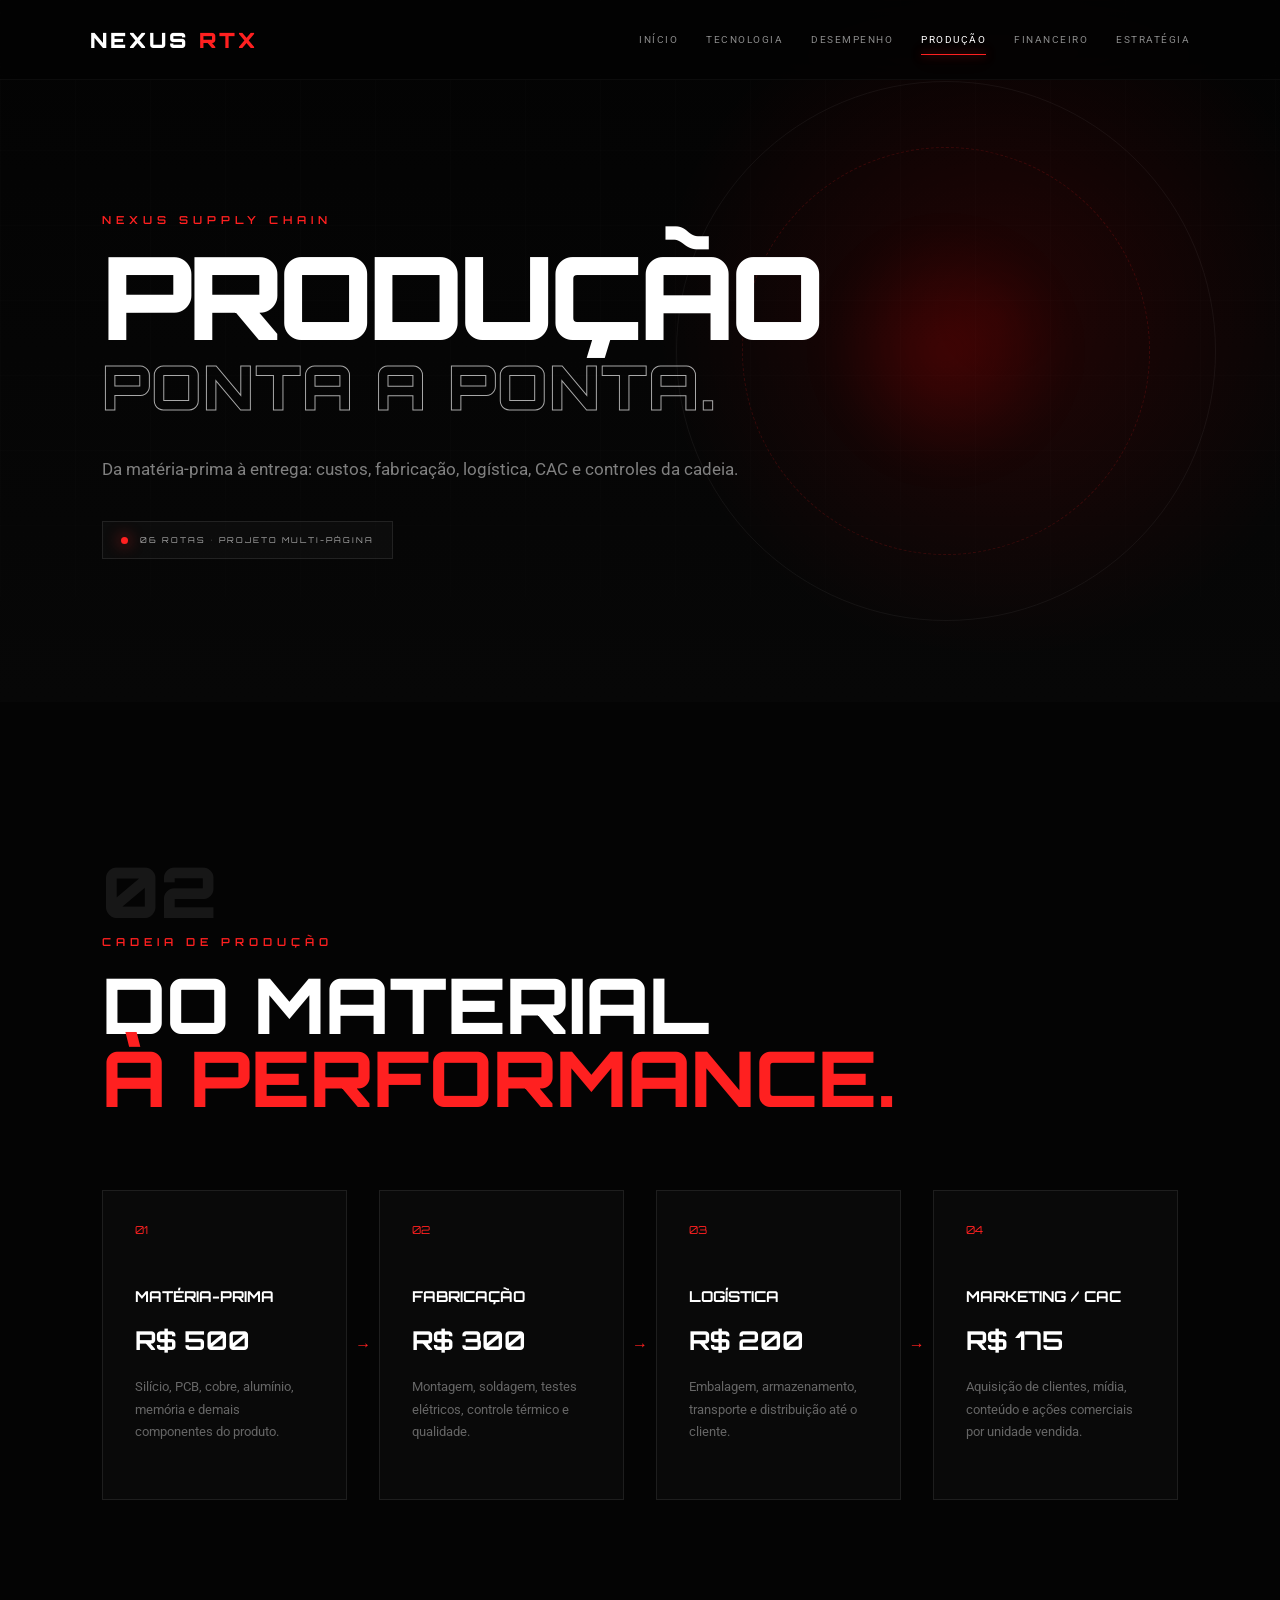
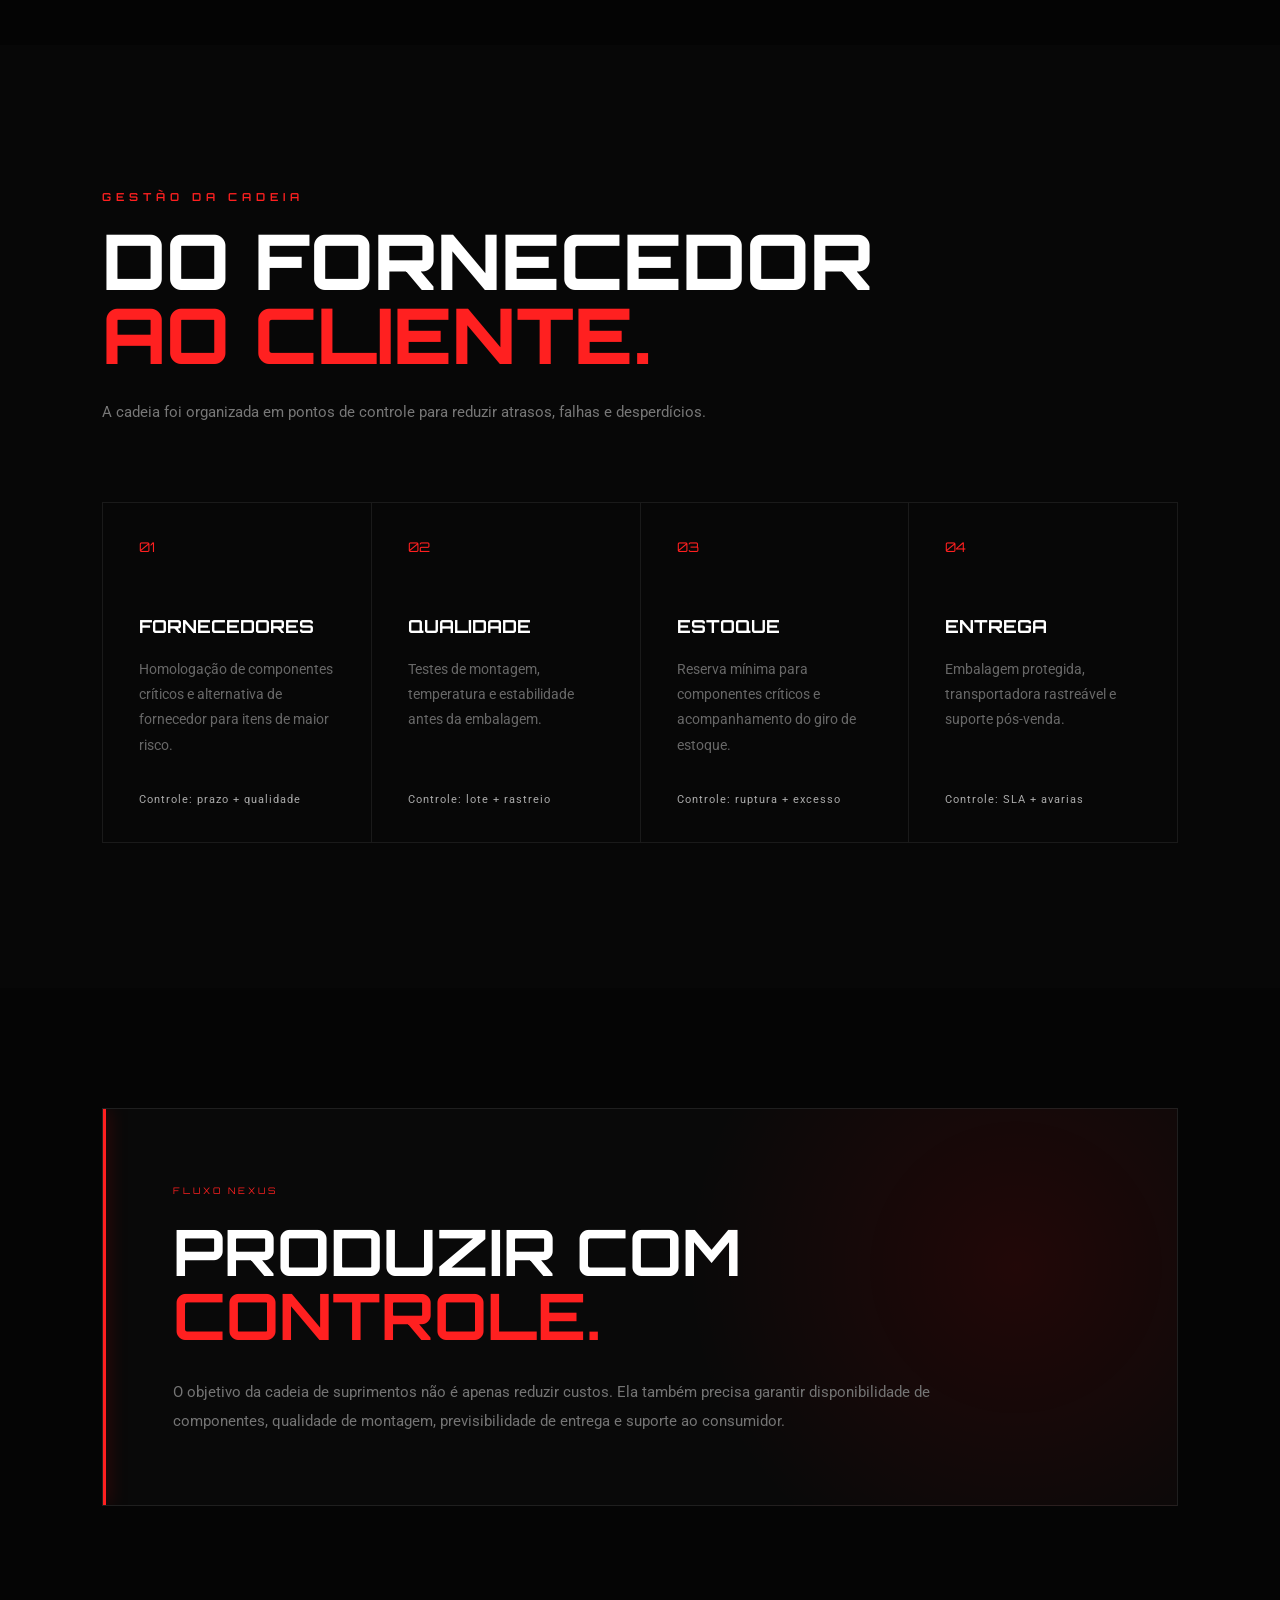
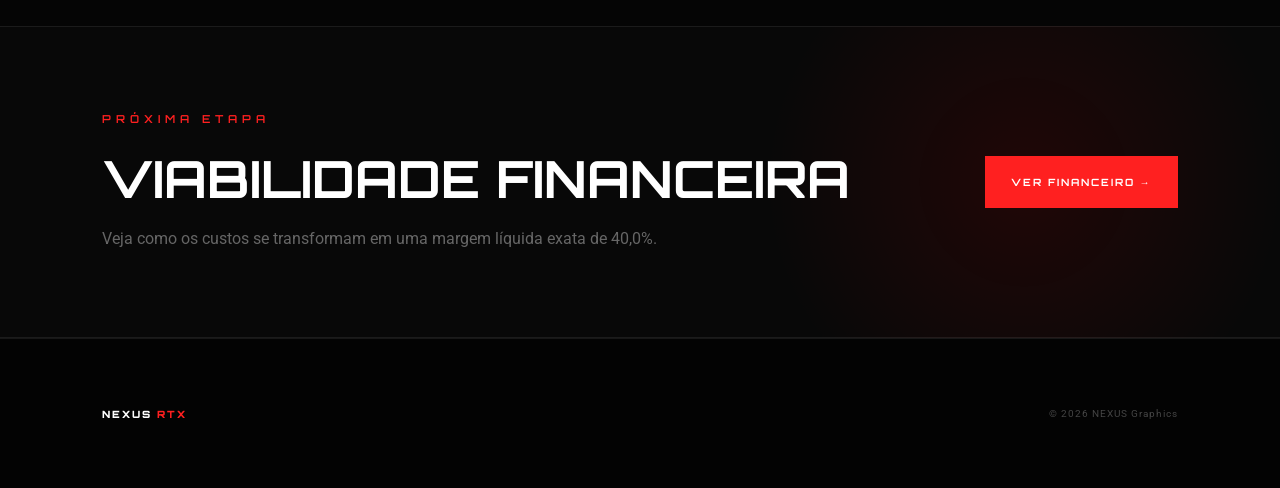
<file: producao.html>
<!DOCTYPE html>
<html lang="pt-BR">

<head>
    <meta charset="UTF-8">
    <meta name="viewport" content="width=device-width, initial-scale=1.0">

    <title>Produção | NEXUS RTX 7600 XT</title>

    <meta
        name="description"
        content="Cadeia de suprimentos, fabricação e logística do projeto NEXUS."
    >

    <link rel="preconnect" href="https://fonts.googleapis.com">

    <link
        rel="preconnect"
        href="https://fonts.gstatic.com"
        crossorigin
    >

    <link
        href="https://fonts.googleapis.com/css2?family=Orbitron:wght@400;500;600;700;800;900&family=Roboto:wght@300;400;500;700&display=swap"
        rel="stylesheet"
    >

    <link rel="stylesheet" href="style.css">
</head>


<body class="mp-page" data-page="producao">


    <!-- =====================================================
         MENU
    ====================================================== -->

    <header id="header" class="mp-header">

        <a href="index.html" class="logo">
            NEXUS <span>RTX</span>
        </a>


        <nav id="mainNav" aria-label="Navegação principal">

            <a href="index.html">
                Início
            </a>

            <a href="tecnologia.html">
                Tecnologia
            </a>

            <a href="desempenho.html">
                Desempenho
            </a>

            <a href="producao.html" class="active">
                Produção
            </a>

            <a href="financeiro.html">
                Financeiro
            </a>

            <a href="estrategia.html">
                Estratégia
            </a>

        </nav>


        <button
            class="menu-btn"
            id="menuBtn"
            aria-label="Abrir menu"
            aria-expanded="false"
        >
            ☰
        </button>

    </header>



    <!-- =====================================================
         ABERTURA
    ====================================================== -->

    <section class="mp-page-hero">

        <div class="mp-page-grid"></div>

        <div class="mp-page-orb"></div>


        <div class="mp-page-hero-inner mp-reveal">

            <p class="red-title">
                NEXUS SUPPLY CHAIN
            </p>


            <h1>

                PRODUÇÃO

                <span>
                    PONTA A PONTA.
                </span>

            </h1>


            <p>

                Da matéria-prima à entrega:
                custos, fabricação, logística,
                CAC e controles da cadeia.

            </p>


            <div class="mp-route-tag">

                <i></i>

                06 ROTAS • PROJETO MULTI-PÁGINA

            </div>

        </div>

    </section>



    <!-- =====================================================
         CADEIA DE PRODUÇÃO
    ====================================================== -->

    <section
        class="production"
        id="producao"
    >


        <div class="section-number">
            02
        </div>


        <p class="red-title">
            CADEIA DE PRODUÇÃO
        </p>


        <h2>

            DO MATERIAL

            <span>
                À PERFORMANCE.
            </span>

        </h2>



        <div class="production-line">


            <!-- ETAPA 1 -->

            <div class="production-card">

                <div class="card-number">
                    01
                </div>

                <h3>
                    MATÉRIA-PRIMA
                </h3>

                <strong>
                    R$ 500
                </strong>

                <p>

                    Silício, PCB, cobre,
                    alumínio, memória e demais
                    componentes do produto.

                </p>

            </div>



            <div class="arrow">
                →
            </div>



            <!-- ETAPA 2 -->

            <div class="production-card">

                <div class="card-number">
                    02
                </div>

                <h3>
                    FABRICAÇÃO
                </h3>

                <strong>
                    R$ 300
                </strong>

                <p>

                    Montagem, soldagem,
                    testes elétricos,
                    controle térmico e qualidade.

                </p>

            </div>



            <div class="arrow">
                →
            </div>



            <!-- ETAPA 3 -->

            <div class="production-card">

                <div class="card-number">
                    03
                </div>

                <h3>
                    LOGÍSTICA
                </h3>

                <strong>
                    R$ 200
                </strong>

                <p>

                    Embalagem, armazenamento,
                    transporte e distribuição
                    até o cliente.

                </p>

            </div>



            <div class="arrow">
                →
            </div>



            <!-- ETAPA 4 -->

            <div class="production-card">

                <div class="card-number">
                    04
                </div>

                <h3>
                    MARKETING / CAC
                </h3>

                <strong>
                    R$ 175
                </strong>

                <p>

                    Aquisição de clientes,
                    mídia, conteúdo e ações
                    comerciais por unidade vendida.

                </p>

            </div>


        </div>

    </section>



    <!-- =====================================================
         GESTÃO DA CADEIA
    ====================================================== -->

    <section class="mp-supply">


        <div class="mp-section-head mp-reveal">

            <p class="red-title">
                GESTÃO DA CADEIA
            </p>


            <h2>

                DO FORNECEDOR

                <span>
                    AO CLIENTE.
                </span>

            </h2>


            <p>

                A cadeia foi organizada em pontos
                de controle para reduzir atrasos,
                falhas e desperdícios.

            </p>

        </div>



        <div class="mp-supply-grid">


            <!-- FORNECEDORES -->

            <article class="mp-supply-card mp-reveal">

                <small>
                    01
                </small>

                <h3>
                    FORNECEDORES
                </h3>

                <p>

                    Homologação de componentes críticos
                    e alternativa de fornecedor para
                    itens de maior risco.

                </p>

                <em>
                    Controle: prazo + qualidade
                </em>

            </article>



            <!-- QUALIDADE -->

            <article class="mp-supply-card mp-reveal">

                <small>
                    02
                </small>

                <h3>
                    QUALIDADE
                </h3>

                <p>

                    Testes de montagem,
                    temperatura e estabilidade
                    antes da embalagem.

                </p>

                <em>
                    Controle: lote + rastreio
                </em>

            </article>



            <!-- ESTOQUE -->

            <article class="mp-supply-card mp-reveal">

                <small>
                    03
                </small>

                <h3>
                    ESTOQUE
                </h3>

                <p>

                    Reserva mínima para componentes
                    críticos e acompanhamento
                    do giro de estoque.

                </p>

                <em>
                    Controle: ruptura + excesso
                </em>

            </article>



            <!-- ENTREGA -->

            <article class="mp-supply-card mp-reveal">

                <small>
                    04
                </small>

                <h3>
                    ENTREGA
                </h3>

                <p>

                    Embalagem protegida,
                    transportadora rastreável
                    e suporte pós-venda.

                </p>

                <em>
                    Controle: SLA + avarias
                </em>

            </article>


        </div>

    </section>



    <!-- =====================================================
         FLUXO
    ====================================================== -->

    <section class="mp-note-section">

        <div class="mp-note-card mp-reveal">

            <span>
                FLUXO NEXUS
            </span>


            <h2>

                PRODUZIR COM

                <b>
                    CONTROLE.
                </b>

            </h2>


            <p>

                O objetivo da cadeia de suprimentos
                não é apenas reduzir custos.

                Ela também precisa garantir disponibilidade
                de componentes, qualidade de montagem,
                previsibilidade de entrega e suporte
                ao consumidor.

            </p>

        </div>

    </section>



    <!-- =====================================================
         PRÓXIMA PÁGINA
    ====================================================== -->

    <section class="mp-next-page">

        <div>

            <p class="red-title">
                PRÓXIMA ETAPA
            </p>

            <h2>
                VIABILIDADE FINANCEIRA
            </h2>

            <p>
                Veja como os custos se transformam
                em uma margem líquida exata de 40,0%.
            </p>

        </div>


        <a
            href="financeiro.html"
            class="btn primary"
        >
            VER FINANCEIRO →
        </a>

    </section>



    <!-- =====================================================
         RODAPÉ
    ====================================================== -->

    <footer>

        <div class="footer-logo">
            NEXUS <span>RTX</span>
        </div>

        <p>
            © 2026 NEXUS Graphics
        </p>

    </footer>



    <script src="script.js"></script>

    <script src="multipage.js"></script>


</body>

</html>
</file>
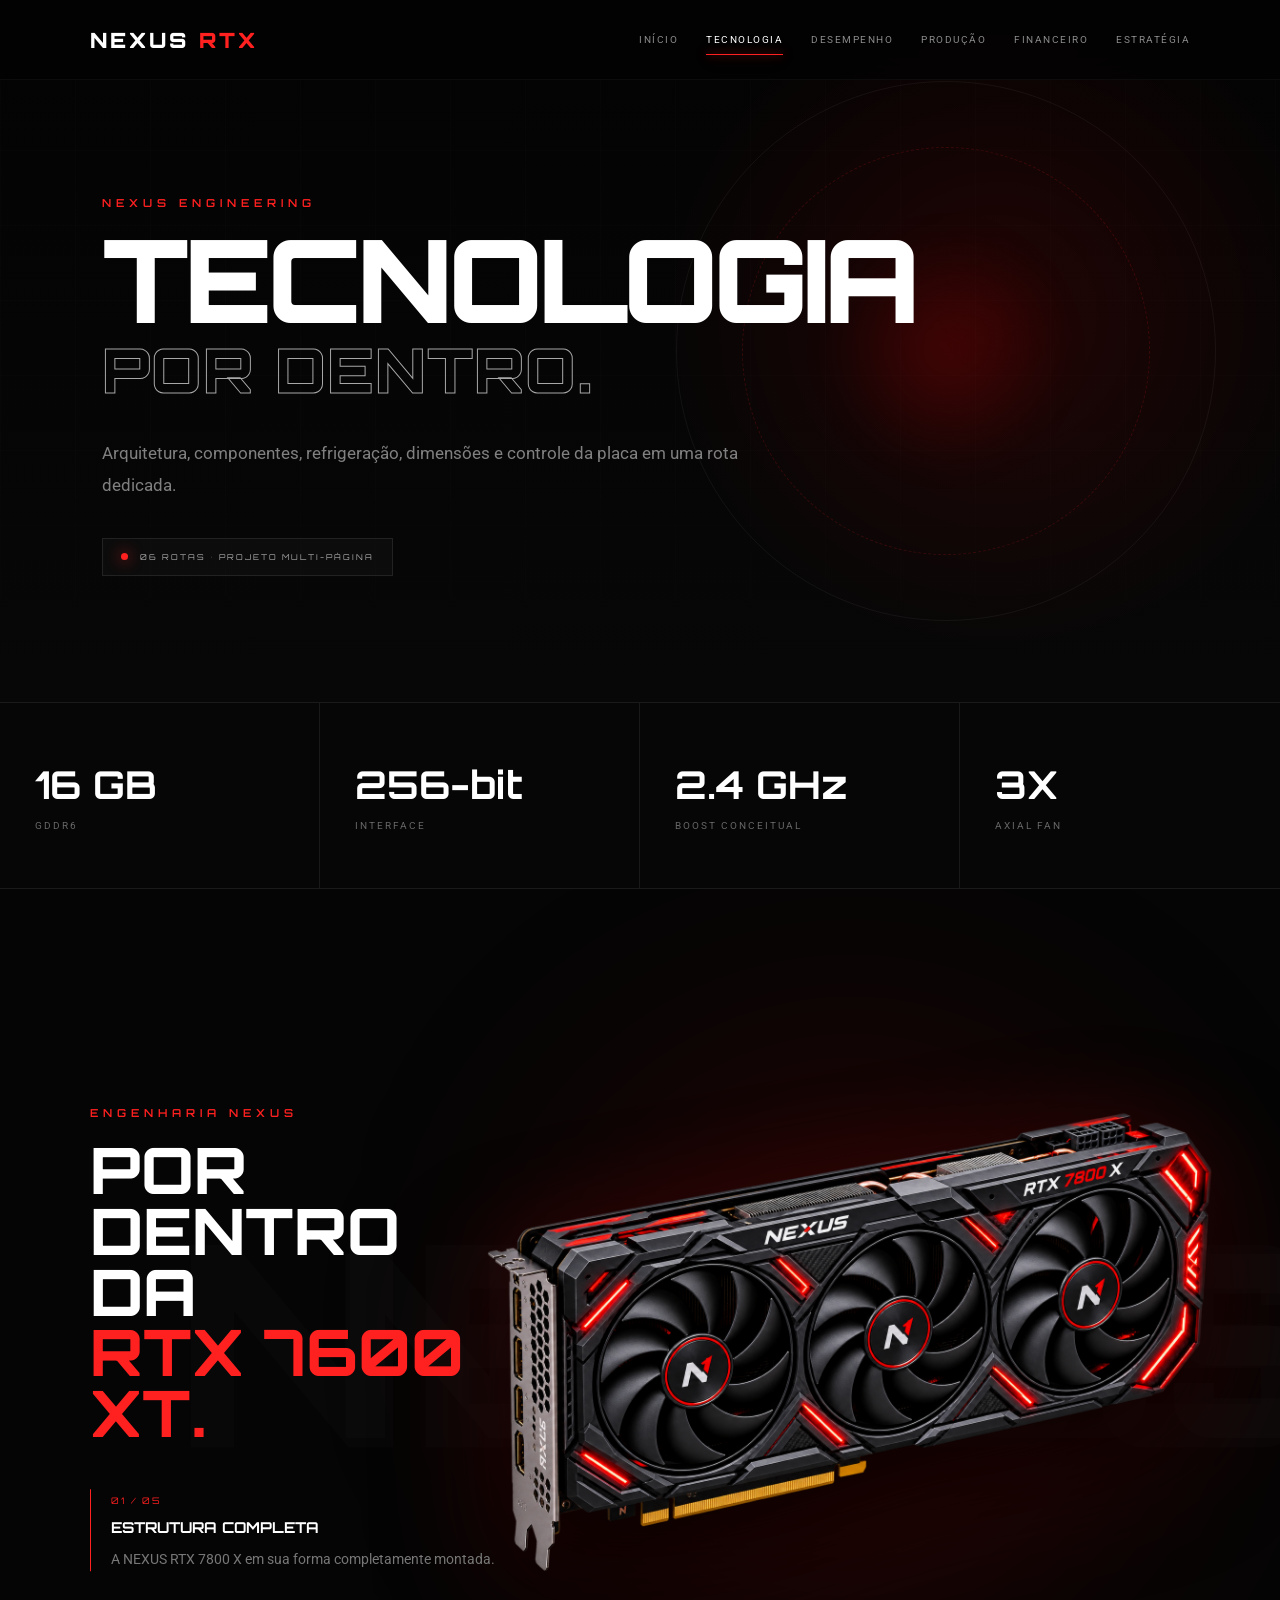
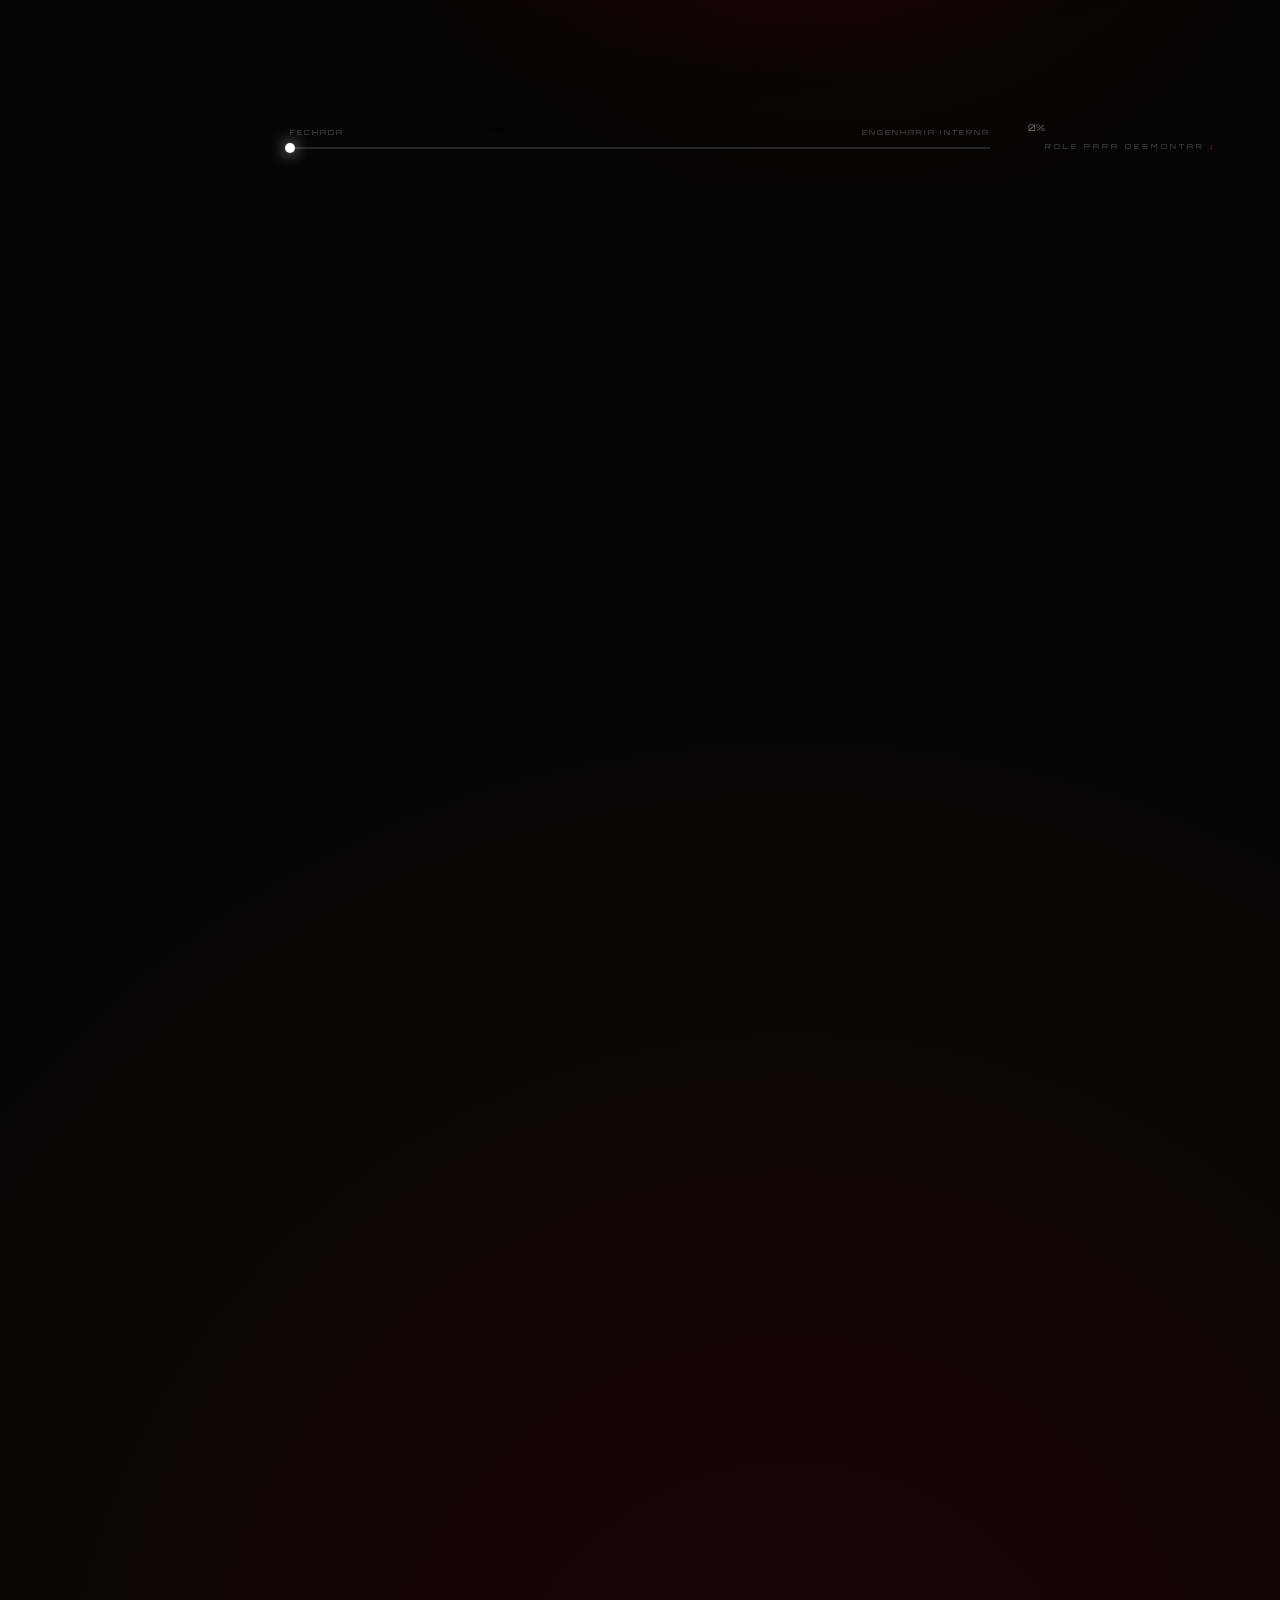
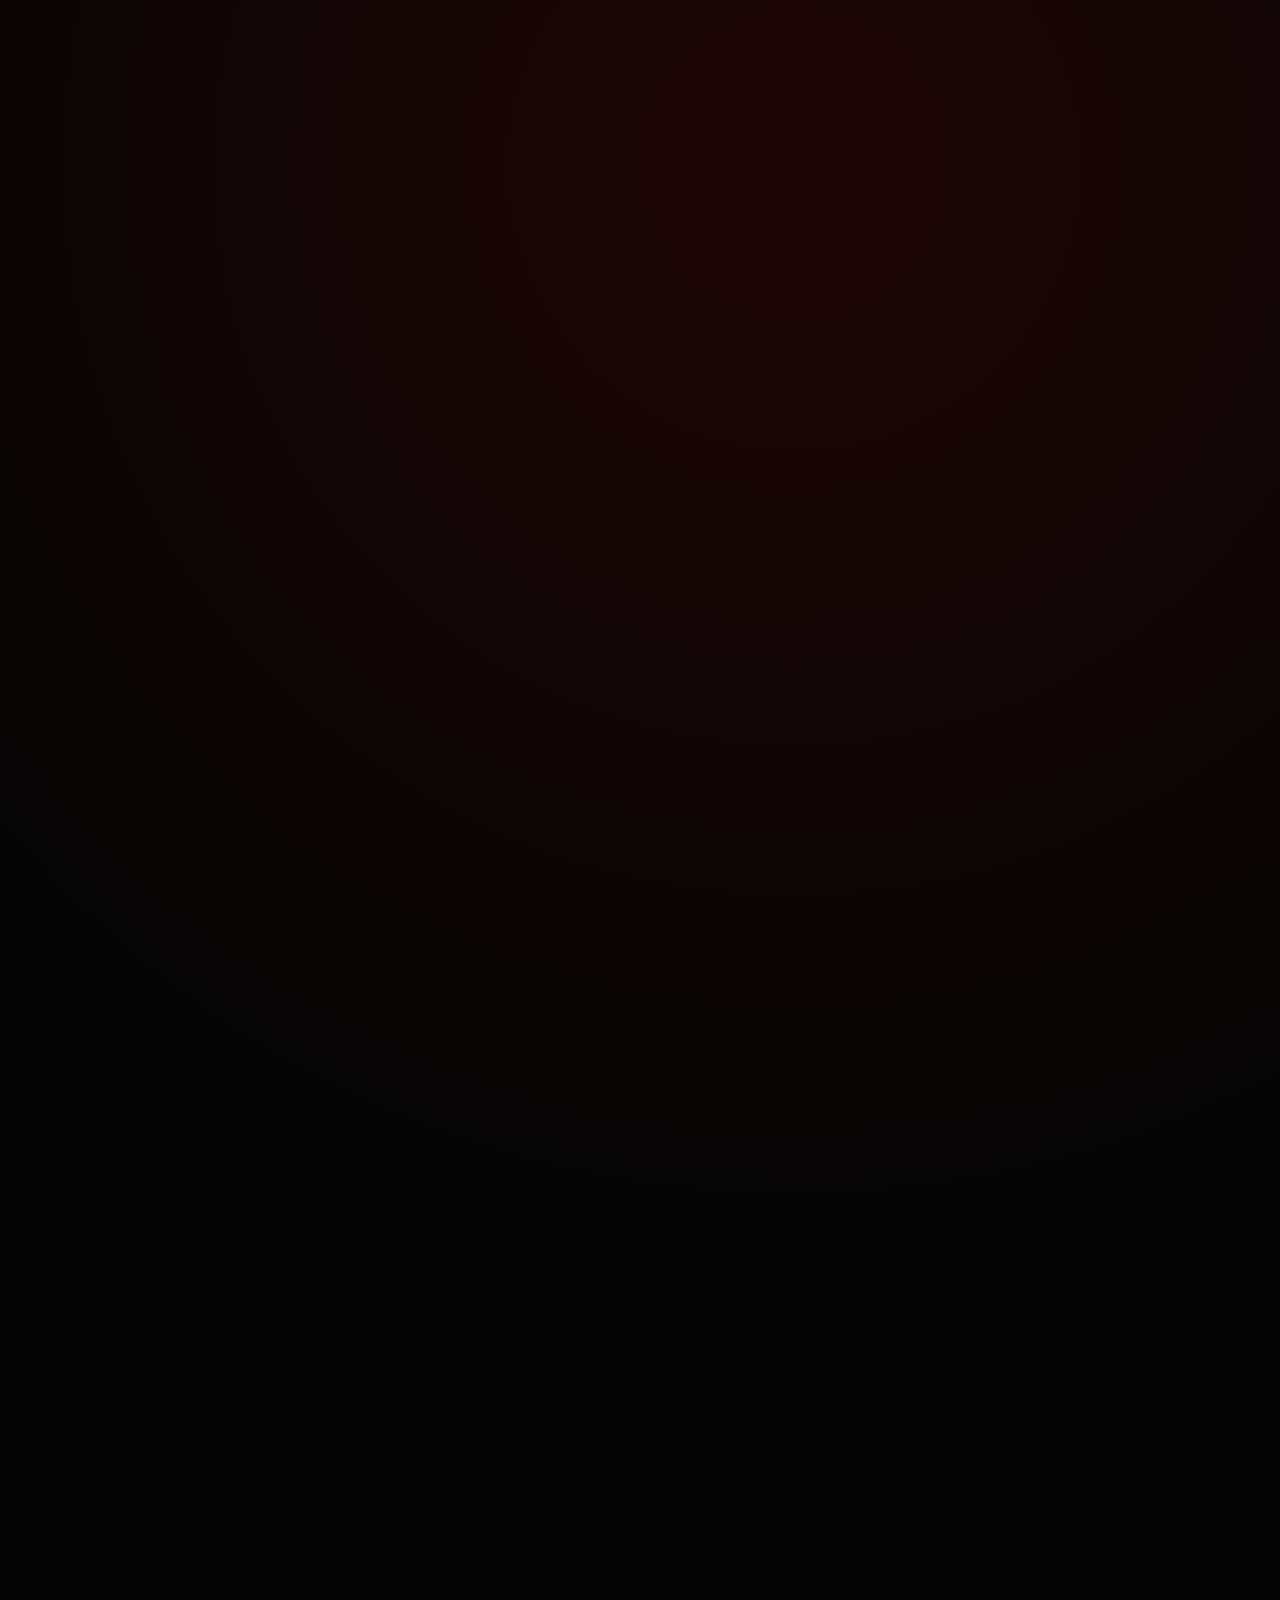
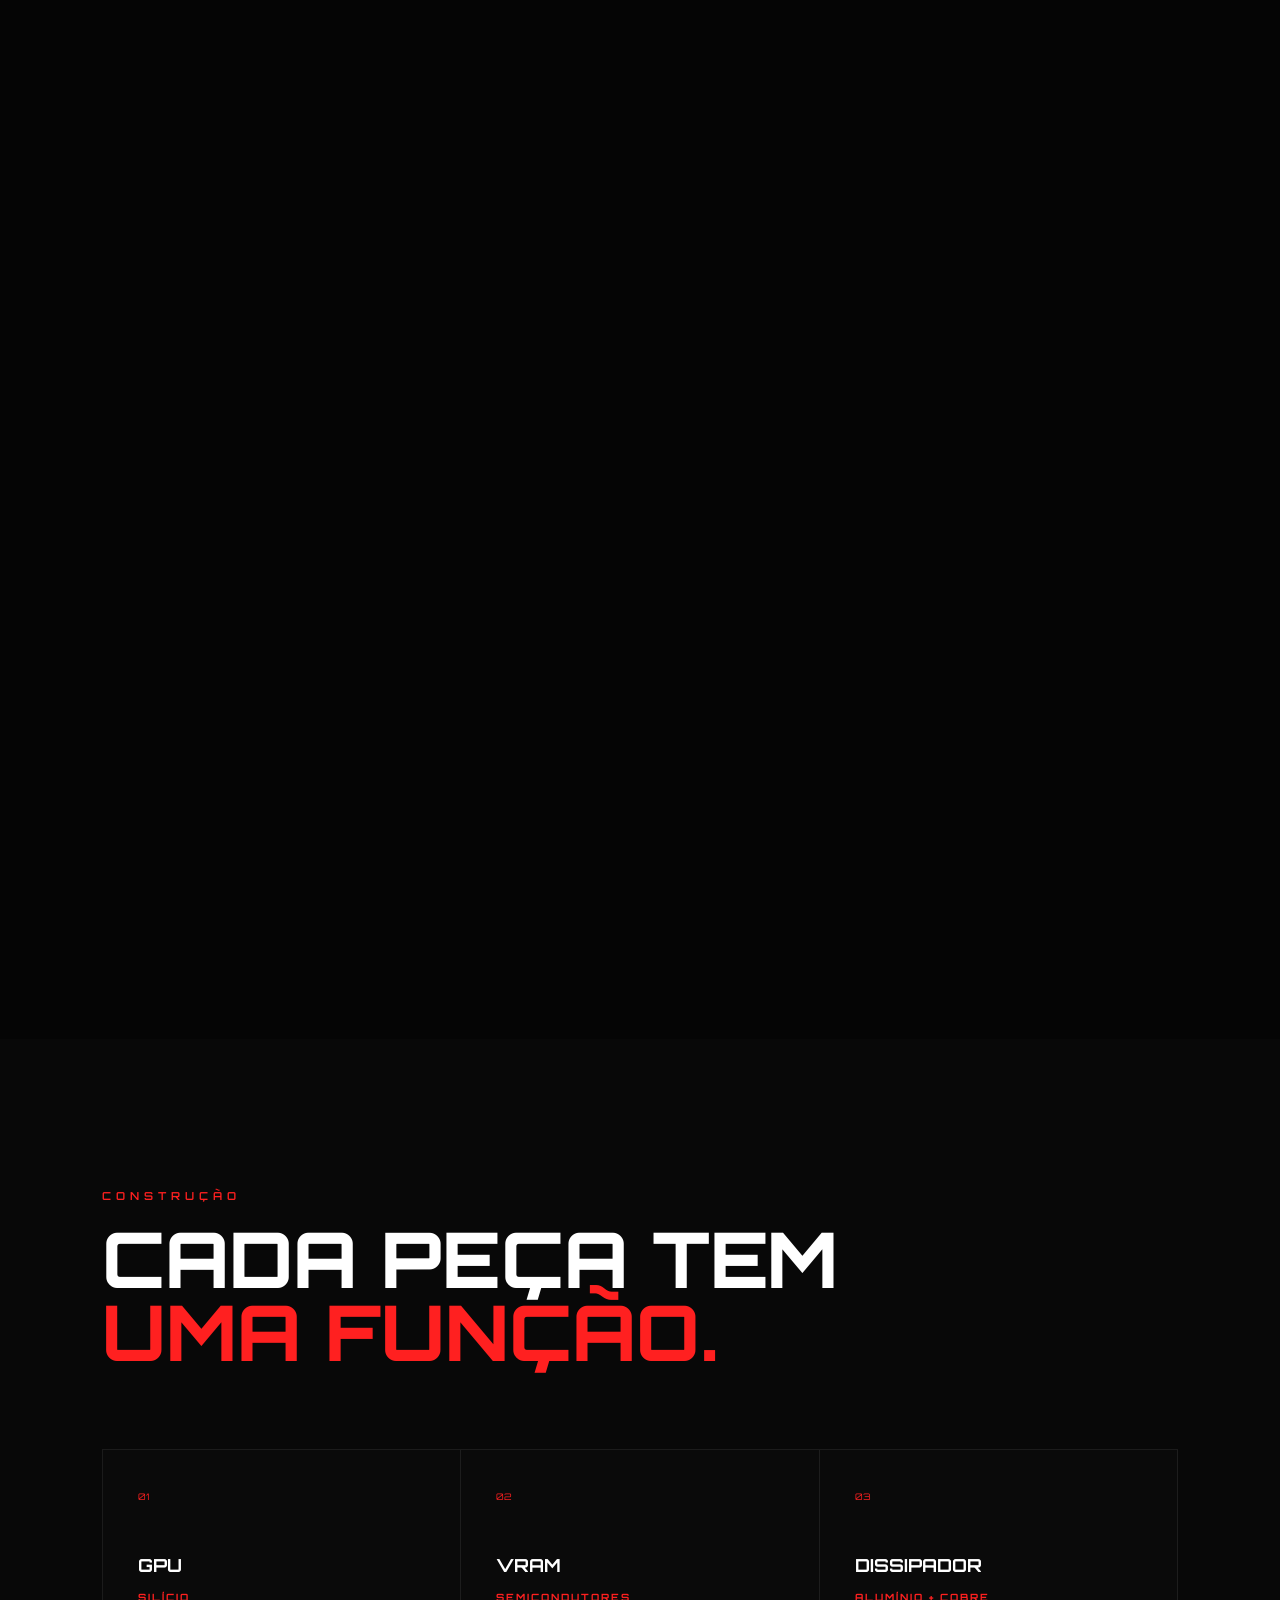
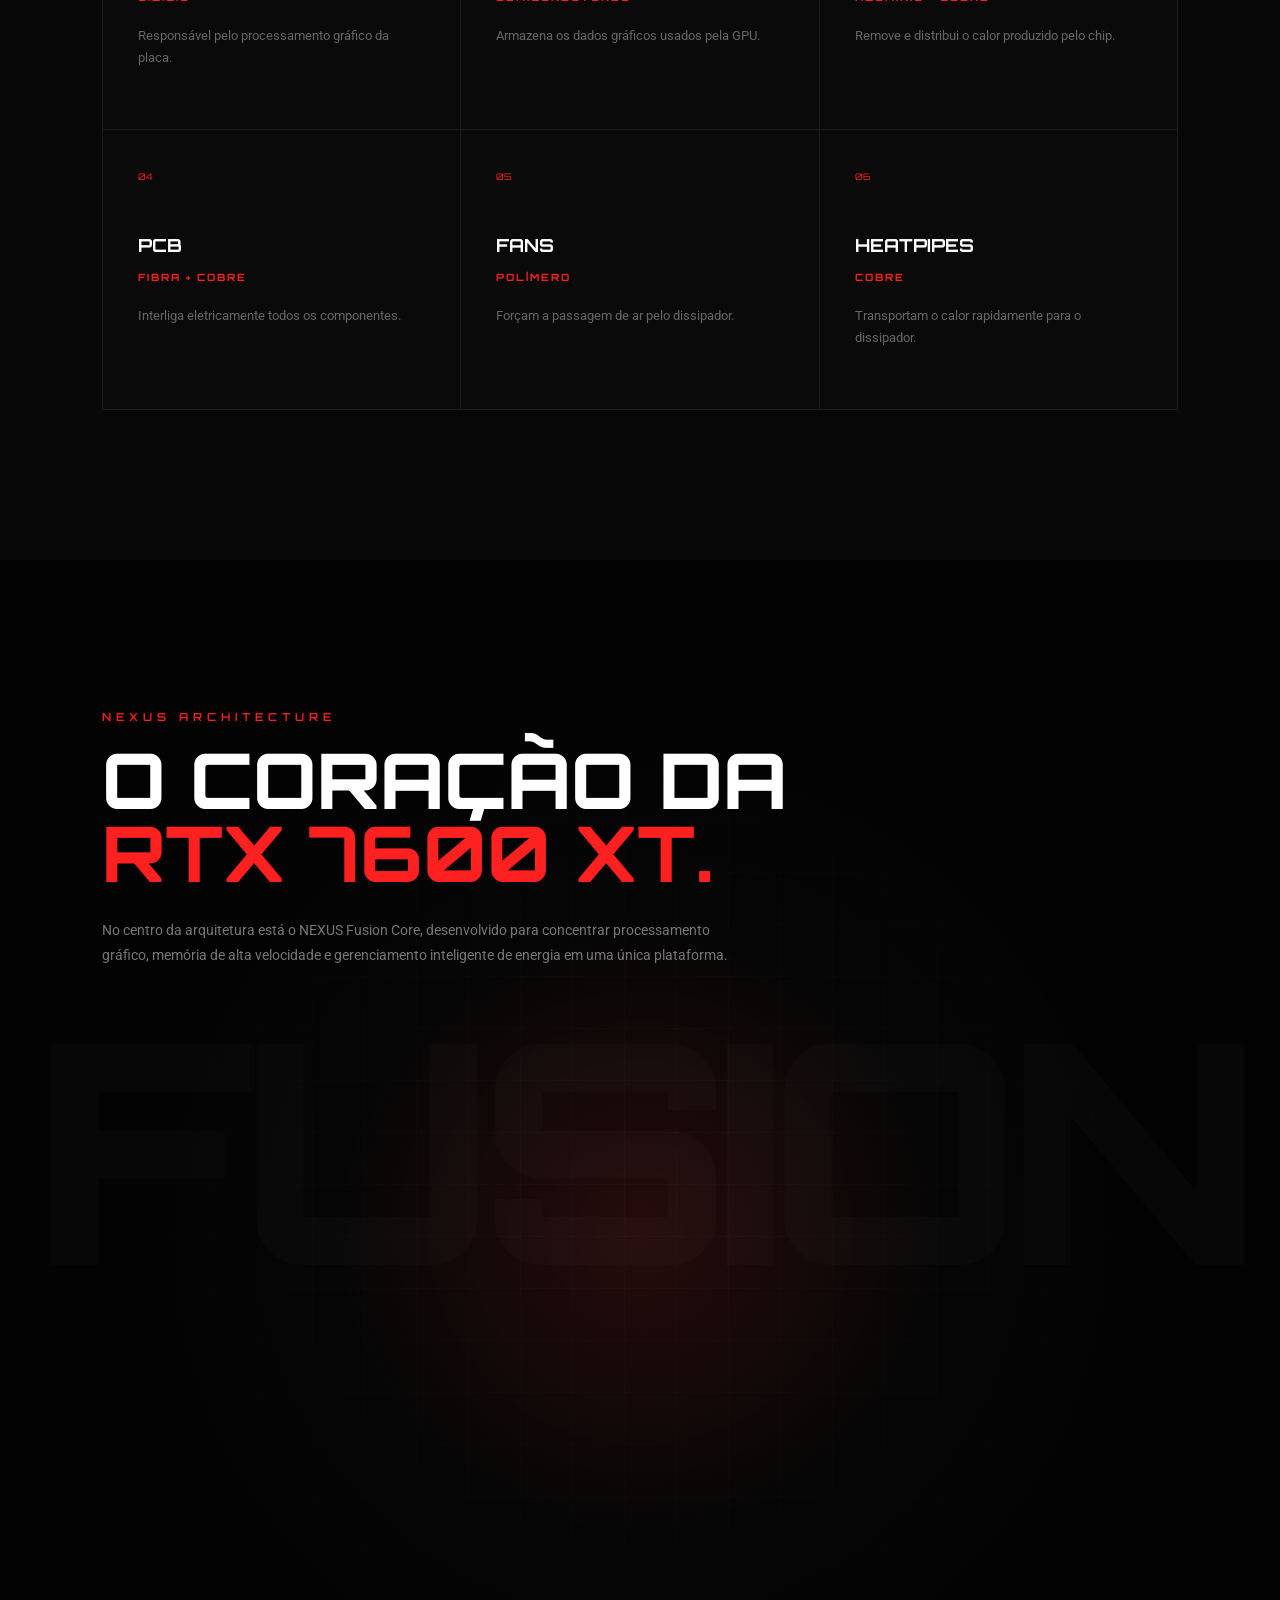
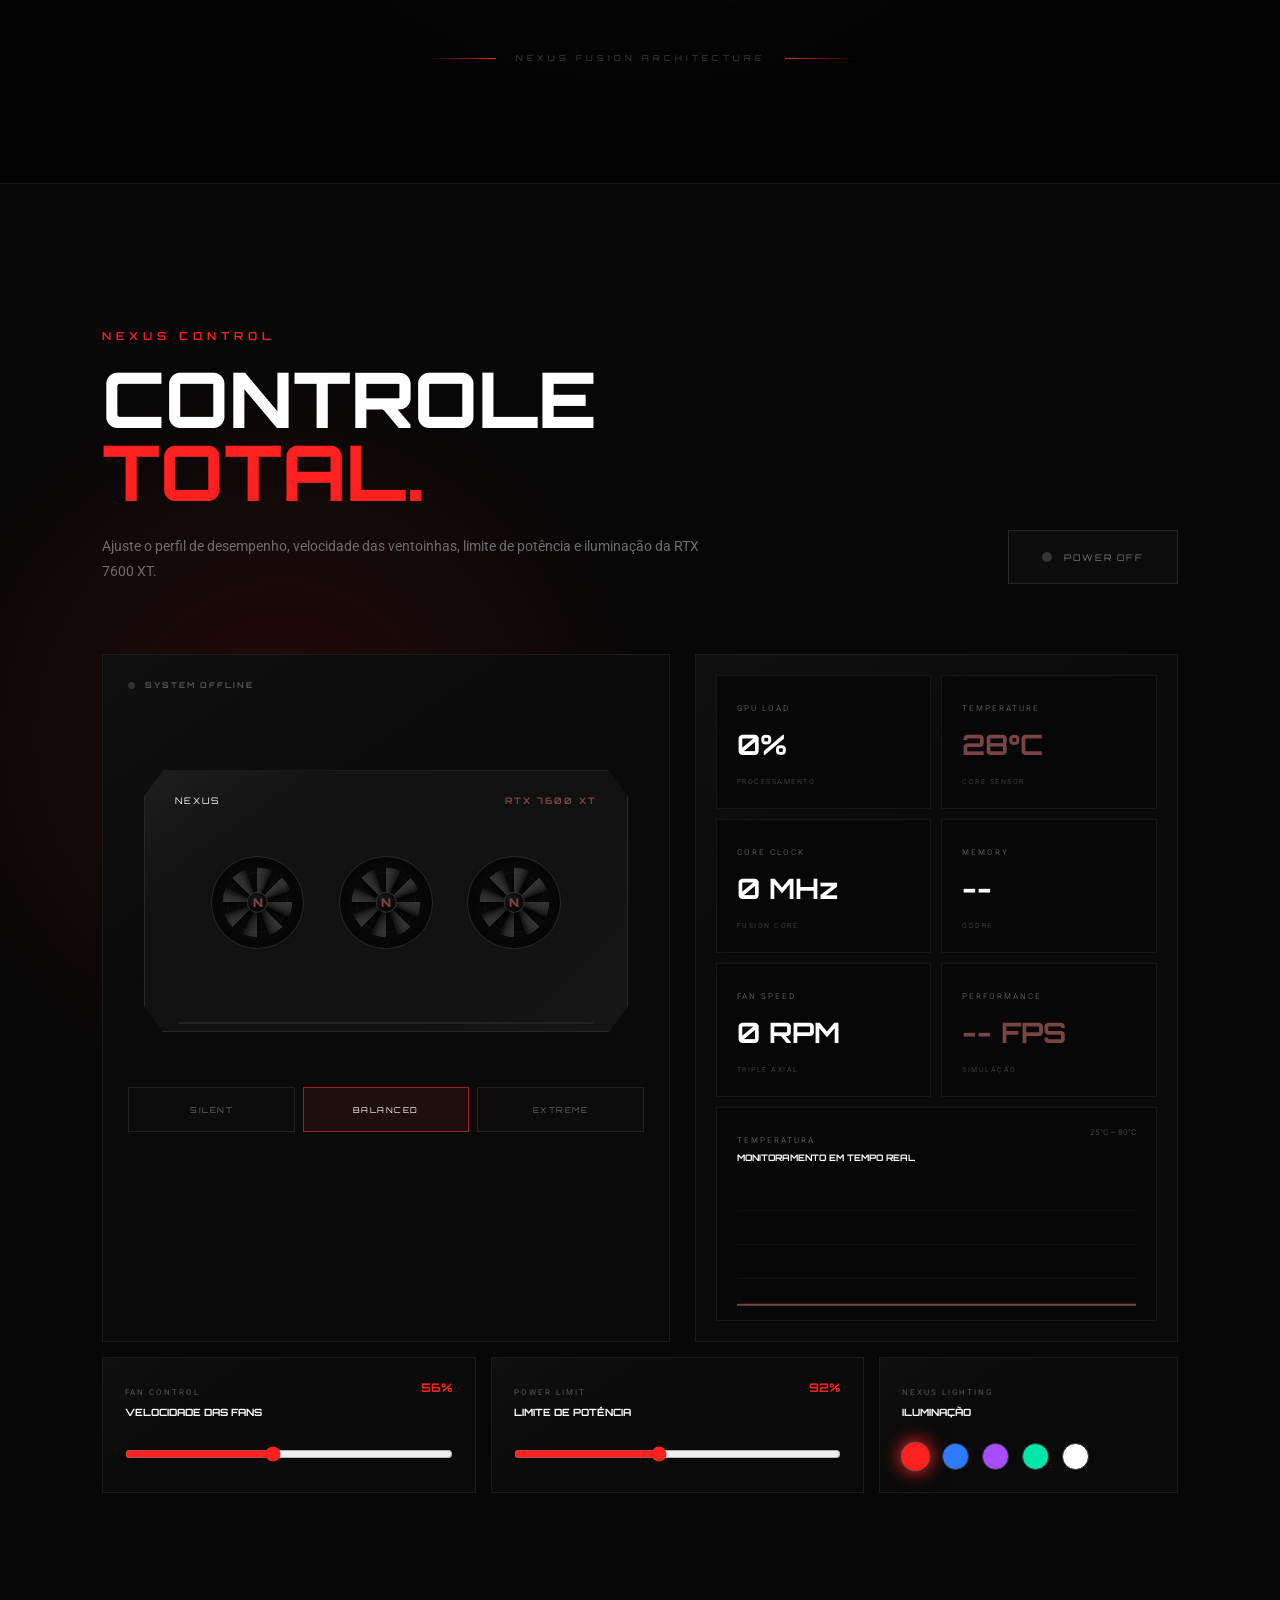
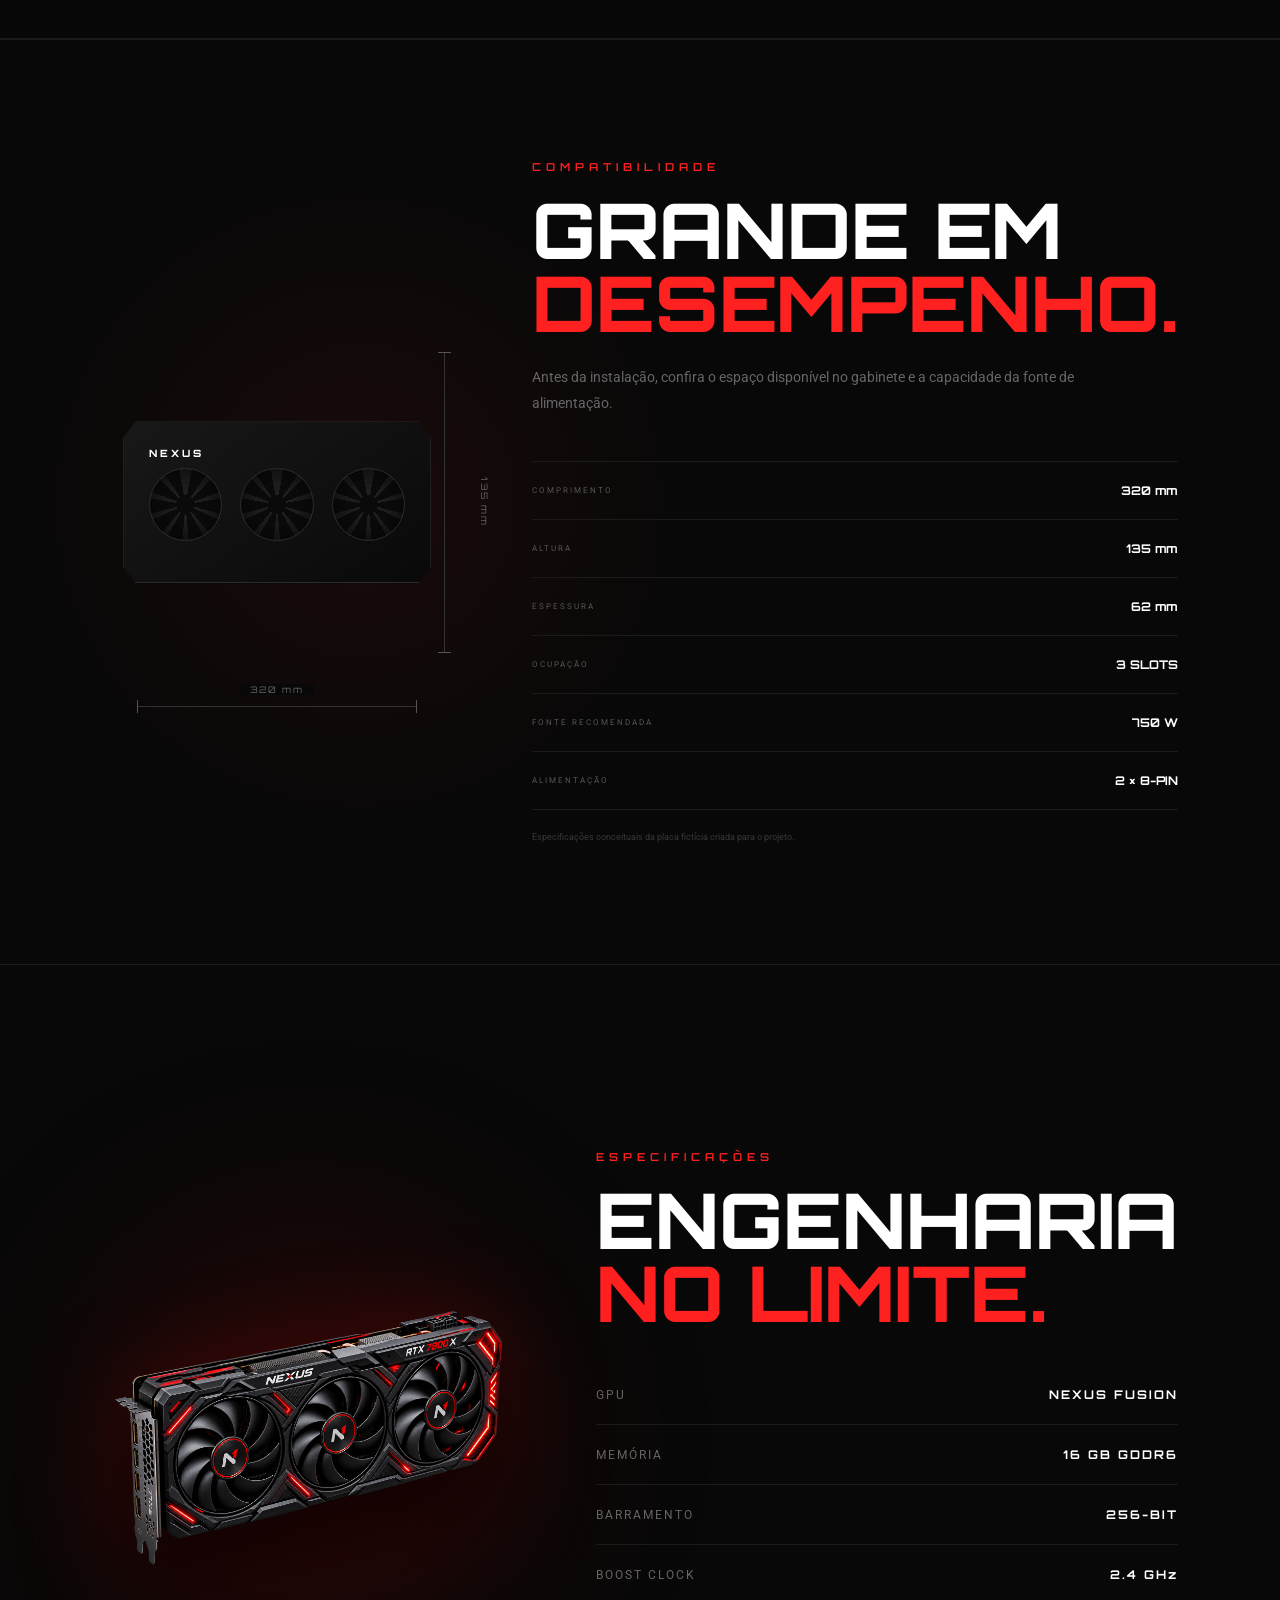
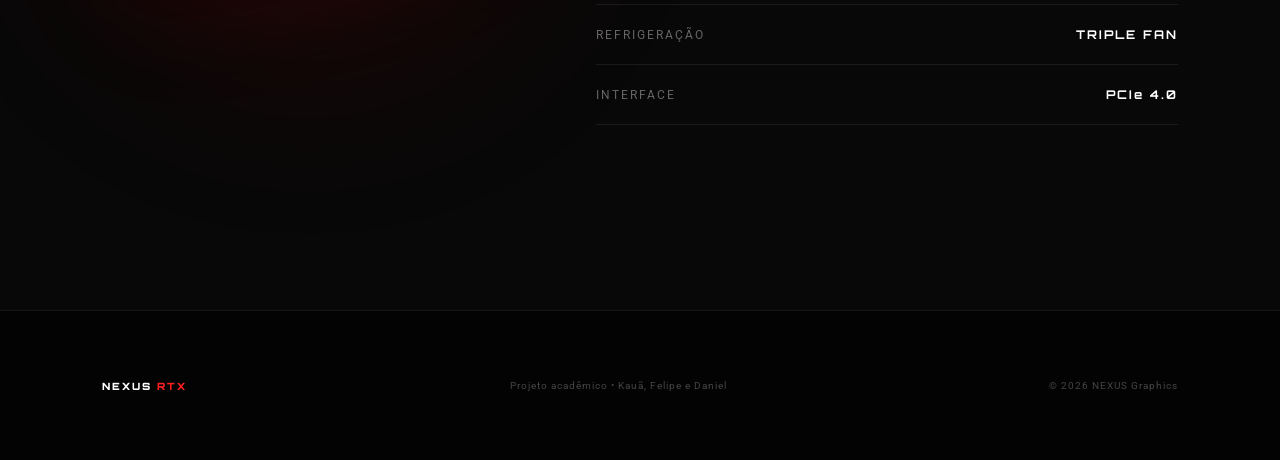
<file: tecnologia.html>
<!DOCTYPE html>
<html lang="pt-BR">

<head>
    <meta charset="UTF-8">
    <meta name="viewport" content="width=device-width, initial-scale=1.0">

    <title>Tecnologia | NEXUS RTX 7600 XT</title>

    <meta
        name="description"
        content="Engenharia, arquitetura e especificações do conceito NEXUS RTX 7600 XT."
    >

    <link rel="preconnect" href="https://fonts.googleapis.com">

    <link
        rel="preconnect"
        href="https://fonts.gstatic.com"
        crossorigin
    >

    <link
        href="https://fonts.googleapis.com/css2?family=Orbitron:wght@400;500;600;700;800;900&family=Roboto:wght@300;400;500;700&display=swap"
        rel="stylesheet"
    >

    <link rel="stylesheet" href="style.css">
</head>


<body class="mp-page" data-page="tecnologia">


    <!-- =====================================================
         MENU
    ====================================================== -->

    <header id="header" class="mp-header">

        <a href="index.html" class="logo">
            NEXUS <span>RTX</span>
        </a>


        <nav id="mainNav" aria-label="Navegação principal">

            <a href="index.html">
                Início
            </a>

            <a href="tecnologia.html" class="active">
                Tecnologia
            </a>

            <a href="desempenho.html">
                Desempenho
            </a>

            <a href="producao.html">
                Produção
            </a>

            <a href="financeiro.html">
                Financeiro
            </a>

            <a href="estrategia.html">
                Estratégia
            </a>

        </nav>


        <button
            class="menu-btn"
            id="menuBtn"
            aria-label="Abrir menu"
            aria-expanded="false"
        >
            ☰
        </button>

    </header>



    <!-- =====================================================
         ABERTURA DA PÁGINA
    ====================================================== -->

    <section class="mp-page-hero">

        <div class="mp-page-grid"></div>

        <div class="mp-page-orb"></div>


        <div class="mp-page-hero-inner mp-reveal">

            <p class="red-title">
                NEXUS ENGINEERING
            </p>


            <h1>

                TECNOLOGIA

                <span>
                    POR DENTRO.
                </span>

            </h1>


            <p>

                Arquitetura, componentes, refrigeração,
                dimensões e controle da placa em uma
                rota dedicada.

            </p>


            <div class="mp-route-tag">

                <i></i>

                06 ROTAS • PROJETO MULTI-PÁGINA

            </div>

        </div>

    </section>



    <!-- =====================================================
         NÚMEROS PRINCIPAIS
    ====================================================== -->

    <section class="mp-kpi-strip">

        <div>

            <strong>
                16 GB
            </strong>

            <span>
                GDDR6
            </span>

        </div>


        <div>

            <strong>
                256-bit
            </strong>

            <span>
                Interface
            </span>

        </div>


        <div>

            <strong>
                2.4 GHz
            </strong>

            <span>
                Boost conceitual
            </span>

        </div>


        <div>

            <strong>
                3X
            </strong>

            <span>
                Axial Fan
            </span>

        </div>

    </section>



    <!-- =====================================================
         GPU DESMONTANDO
    ====================================================== -->

    <section
        class="gpu-scroll-section"
        id="componentes"
    >

        <div class="gpu-sticky">


            <div class="gpu-scroll-info">

                <p class="red-title">
                    ENGENHARIA NEXUS
                </p>


                <h2>

                    POR DENTRO DA

                    <span>
                        RTX 7600 XT.
                    </span>

                </h2>


                <div class="gpu-stage">

                    <span id="gpuStageNumber">
                        01 / 05
                    </span>


                    <h3 id="gpuStageTitle">
                        ESTRUTURA COMPLETA
                    </h3>


                    <p id="gpuStageDescription">

                        A NEXUS RTX 7600 XT em sua
                        forma completamente montada.

                    </p>

                </div>

            </div>



            <!-- GPU -->

            <div class="gpu-scroll-visual">

                <div class="gpu-scroll-glow"></div>


                <div class="gpu-big-text">
                    NEXUS
                </div>


                <img
                    src="gpu-01.png"
                    id="gpuScrollImage"
                    alt="NEXUS RTX 7600 XT sendo desmontada"
                    draggable="false"
                >

            </div>



            <!-- PROGRESSO -->

            <div class="gpu-scroll-progress">

                <div class="gpu-progress-labels">

                    <span>
                        FECHADA
                    </span>

                    <span>
                        ENGENHARIA INTERNA
                    </span>

                </div>


                <div class="gpu-progress-track">

                    <div
                        class="gpu-progress-fill"
                        id="gpuProgressFill"
                    ></div>


                    <div
                        class="gpu-progress-point"
                        id="gpuProgressPoint"
                    ></div>

                </div>


                <span
                    class="gpu-progress-number"
                    id="gpuProgressText"
                >
                    0%
                </span>

            </div>


            <div class="gpu-scroll-hint">

                ROLE PARA DESMONTAR

                <span>
                    ↓
                </span>

            </div>

        </div>

    </section>



    <!-- =====================================================
         MATERIAIS
    ====================================================== -->

    <section class="materials">


        <div class="materials-header">

            <p class="red-title">
                CONSTRUÇÃO
            </p>


            <h2>

                CADA PEÇA TEM

                <span>
                    UMA FUNÇÃO.
                </span>

            </h2>

        </div>



        <div class="materials-grid">


            <article class="material-card">

                <span>
                    01
                </span>

                <h3>
                    GPU
                </h3>

                <strong>
                    SILÍCIO
                </strong>

                <p>
                    Responsável pelo processamento gráfico da placa.
                </p>

            </article>



            <article class="material-card">

                <span>
                    02
                </span>

                <h3>
                    VRAM
                </h3>

                <strong>
                    SEMICONDUTORES
                </strong>

                <p>
                    Armazena os dados gráficos usados pela GPU.
                </p>

            </article>



            <article class="material-card">

                <span>
                    03
                </span>

                <h3>
                    DISSIPADOR
                </h3>

                <strong>
                    ALUMÍNIO + COBRE
                </strong>

                <p>
                    Remove e distribui o calor produzido pelo chip.
                </p>

            </article>



            <article class="material-card">

                <span>
                    04
                </span>

                <h3>
                    PCB
                </h3>

                <strong>
                    FIBRA + COBRE
                </strong>

                <p>
                    Interliga eletricamente todos os componentes.
                </p>

            </article>



            <article class="material-card">

                <span>
                    05
                </span>

                <h3>
                    FANS
                </h3>

                <strong>
                    POLÍMERO
                </strong>

                <p>
                    Forçam a passagem de ar pelo dissipador.
                </p>

            </article>



            <article class="material-card">

                <span>
                    06
                </span>

                <h3>
                    HEATPIPES
                </h3>

                <strong>
                    COBRE
                </strong>

                <p>
                    Transportam o calor rapidamente para o dissipador.
                </p>

            </article>


        </div>

    </section>



    <!-- =====================================================
         FUSION CORE
    ====================================================== -->

    <section
        class="nx-fusion"
        id="nexusFusion"
    >


        <div class="nx-fusion-bg">
            FUSION
        </div>



        <div class="nx-fusion-header">

            <p class="red-title">
                NEXUS ARCHITECTURE
            </p>


            <h2>

                O CORAÇÃO DA

                <span>
                    RTX 7600 XT.
                </span>

            </h2>


            <p>

                No centro da arquitetura está o
                NEXUS Fusion Core, desenvolvido para
                concentrar processamento gráfico,
                memória de alta velocidade e gerenciamento
                inteligente de energia em uma única plataforma.

            </p>

        </div>



        <div class="nx-fusion-stage">


            <div class="nx-core-orbit nx-core-orbit-one"></div>

            <div class="nx-core-orbit nx-core-orbit-two"></div>

            <div class="nx-core-orbit nx-core-orbit-three"></div>


            <div class="nx-core-lines"></div>



            <div class="nx-core-chip">

                <span>
                    NEXUS
                </span>

                <strong>
                    FUSION
                </strong>

                <small>
                    GRAPHICS CORE
                </small>

            </div>



            <div class="nx-core-stat nx-core-stat-1">

                <strong data-count="7424">
                    0
                </strong>

                <span>
                    STREAM PROCESSORS
                </span>

            </div>



            <div class="nx-core-stat nx-core-stat-2">

                <strong
                    data-count="2.4"
                    data-decimals="1"
                    data-suffix=" GHz"
                >
                    0
                </strong>

                <span>
                    BOOST CLOCK
                </span>

            </div>



            <div class="nx-core-stat nx-core-stat-3">

                <strong
                    data-count="16"
                    data-suffix=" GB"
                >
                    0
                </strong>

                <span>
                    GDDR6 MEMORY
                </span>

            </div>



            <div class="nx-core-stat nx-core-stat-4">

                <strong
                    data-count="256"
                    data-suffix="-BIT"
                >
                    0
                </strong>

                <span>
                    MEMORY BUS
                </span>

            </div>


        </div>



        <div class="nx-fusion-footer">

            <span></span>

            NEXUS FUSION ARCHITECTURE

            <span></span>

        </div>


    </section>



    <!-- =====================================================
         NEXUS CONTROL
    ====================================================== -->

    <section
        class="nx-control is-off"
        id="nexusControl"
    >


        <div class="nx-control-header">


            <div>

                <p class="red-title">
                    NEXUS CONTROL
                </p>


                <h2>

                    CONTROLE

                    <span>
                        TOTAL.
                    </span>

                </h2>


                <p>

                    Ajuste o perfil de desempenho,
                    velocidade das ventoinhas,
                    limite de potência e iluminação
                    da RTX 7600 XT.

                </p>

            </div>



            <button
                class="nx-power-button"
                id="nxPowerButton"
                type="button"
            >

                <i></i>

                <span>
                    POWER OFF
                </span>

            </button>


        </div>



        <div class="nx-control-grid">


            <!-- GPU -->

            <div class="nx-control-gpu-panel">


                <div class="nx-status-line">

                    <span class="nx-status-dot"></span>

                    <strong id="nxStatusText">
                        SYSTEM OFFLINE
                    </strong>

                </div>



                <div class="nx-gpu-model">


                    <div class="nx-gpu-topline">

                        <span>
                            NEXUS
                        </span>

                        <strong>
                            RTX 7600 XT
                        </strong>

                    </div>



                    <div class="nx-gpu-fans">


                        <!-- FAN 1 -->

                        <div class="nx-fan-shell">

                            <div class="nx-fan-rotor">

                                <i></i>
                                <i></i>
                                <i></i>
                                <i></i>
                                <i></i>
                                <i></i>
                                <i></i>
                                <i></i>

                                <span>
                                    N
                                </span>

                            </div>

                        </div>



                        <!-- FAN 2 -->

                        <div class="nx-fan-shell">

                            <div class="nx-fan-rotor">

                                <i></i>
                                <i></i>
                                <i></i>
                                <i></i>
                                <i></i>
                                <i></i>
                                <i></i>
                                <i></i>

                                <span>
                                    N
                                </span>

                            </div>

                        </div>



                        <!-- FAN 3 -->

                        <div class="nx-fan-shell">

                            <div class="nx-fan-rotor">

                                <i></i>
                                <i></i>
                                <i></i>
                                <i></i>
                                <i></i>
                                <i></i>
                                <i></i>
                                <i></i>

                                <span>
                                    N
                                </span>

                            </div>

                        </div>


                    </div>


                    <div class="nx-gpu-led"></div>


                </div>



                <!-- MODOS -->

                <div class="nx-mode-selector">

                    <button
                        class="nx-mode-btn"
                        data-mode="silent"
                        type="button"
                    >
                        SILENT
                    </button>


                    <button
                        class="nx-mode-btn active"
                        data-mode="balanced"
                        type="button"
                    >
                        BALANCED
                    </button>


                    <button
                        class="nx-mode-btn"
                        data-mode="extreme"
                        type="button"
                    >
                        EXTREME
                    </button>

                </div>


            </div>



            <!-- TELEMETRIA -->

            <div class="nx-telemetry-panel">


                <div class="nx-telemetry-grid">


                    <div class="nx-telemetry-card">

                        <span>
                            GPU LOAD
                        </span>

                        <strong id="nxLoadValue">
                            0%
                        </strong>

                        <small>
                            PROCESSAMENTO
                        </small>

                    </div>



                    <div class="nx-telemetry-card nx-temp-card">

                        <span>
                            TEMPERATURE
                        </span>

                        <strong id="nxTempValue">
                            28°C
                        </strong>

                        <small>
                            CORE SENSOR
                        </small>

                    </div>



                    <div class="nx-telemetry-card">

                        <span>
                            CORE CLOCK
                        </span>

                        <strong id="nxClockValue">
                            0 MHz
                        </strong>

                        <small>
                            FUSION CORE
                        </small>

                    </div>



                    <div class="nx-telemetry-card">

                        <span>
                            MEMORY
                        </span>

                        <strong id="nxMemoryValue">
                            --
                        </strong>

                        <small>
                            GDDR6
                        </small>

                    </div>



                    <div class="nx-telemetry-card">

                        <span>
                            FAN SPEED
                        </span>

                        <strong id="nxRpmValue">
                            0 RPM
                        </strong>

                        <small>
                            TRIPLE AXIAL
                        </small>

                    </div>



                    <div class="nx-telemetry-card nx-fps-card">

                        <span>
                            PERFORMANCE
                        </span>

                        <strong id="nxFpsValue">
                            -- FPS
                        </strong>

                        <small>
                            SIMULAÇÃO
                        </small>

                    </div>


                </div>



                <!-- GRÁFICO -->

                <div class="nx-chart-card">


                    <div class="nx-chart-head">


                        <div>

                            <span>
                                TEMPERATURA
                            </span>

                            <strong>
                                MONITORAMENTO EM TEMPO REAL
                            </strong>

                        </div>


                        <small>
                            25°C — 80°C
                        </small>


                    </div>


                    <canvas id="nxTempChart"></canvas>


                </div>


            </div>


        </div>



        <!-- CONFIGURAÇÕES -->

        <div class="nx-settings-grid">


            <!-- FAN -->

            <div class="nx-setting-card">


                <div class="nx-setting-head">


                    <div>

                        <span>
                            FAN CONTROL
                        </span>

                        <strong>
                            VELOCIDADE DAS FANS
                        </strong>

                    </div>


                    <b id="nxFanSliderValue">
                        56%
                    </b>


                </div>


                <input
                    class="nx-range"
                    id="nxFanSlider"
                    max="100"
                    min="20"
                    type="range"
                    value="56"
                >


            </div>



            <!-- POWER -->

            <div class="nx-setting-card">


                <div class="nx-setting-head">


                    <div>

                        <span>
                            POWER LIMIT
                        </span>

                        <strong>
                            LIMITE DE POTÊNCIA
                        </strong>

                    </div>


                    <b id="nxPowerSliderValue">
                        92%
                    </b>


                </div>


                <input
                    class="nx-range"
                    id="nxPowerSlider"
                    max="120"
                    min="70"
                    type="range"
                    value="92"
                >


            </div>



            <!-- ILUMINAÇÃO -->

            <div class="nx-setting-card nx-lighting-card">


                <div class="nx-setting-head">

                    <div>

                        <span>
                            NEXUS LIGHTING
                        </span>

                        <strong>
                            ILUMINAÇÃO
                        </strong>

                    </div>

                </div>



                <div class="nx-lighting-options">


                    <button
                        aria-label="Vermelho"
                        class="nx-light-btn active"
                        data-color="#ff2020"
                        style="--swatch:#ff2020"
                        type="button"
                    ></button>


                    <button
                        aria-label="Azul"
                        class="nx-light-btn"
                        data-color="#2f7bff"
                        style="--swatch:#2f7bff"
                        type="button"
                    ></button>


                    <button
                        aria-label="Roxo"
                        class="nx-light-btn"
                        data-color="#a64dff"
                        style="--swatch:#a64dff"
                        type="button"
                    ></button>


                    <button
                        aria-label="Verde"
                        class="nx-light-btn"
                        data-color="#00e5a8"
                        style="--swatch:#00e5a8"
                        type="button"
                    ></button>


                    <button
                        aria-label="Branco"
                        class="nx-light-btn"
                        data-color="#ffffff"
                        style="--swatch:#ffffff"
                        type="button"
                    ></button>


                </div>


            </div>


        </div>


    </section>



    <!-- =====================================================
         DIMENSÕES
    ====================================================== -->

    <section class="nx-dimensions">


        <div class="nx-dimensions-visual">


            <div class="nx-dimension-gpu">

                <div class="nx-dimension-brand">
                    NEXUS
                </div>


                <div class="nx-dimension-fans">

                    <i></i>
                    <i></i>
                    <i></i>

                </div>

            </div>


            <div class="nx-size-line nx-size-width">

                <span>
                    320 mm
                </span>

            </div>


            <div class="nx-size-line nx-size-height">

                <span>
                    135 mm
                </span>

            </div>


        </div>



        <div class="nx-dimensions-content">


            <p class="red-title">
                COMPATIBILIDADE
            </p>


            <h2>

                GRANDE EM

                <span>
                    DESEMPENHO.
                </span>

            </h2>


            <p>

                Antes da instalação, confira o espaço
                disponível no gabinete e a capacidade
                da fonte de alimentação.

            </p>



            <div class="nx-dimension-specs">


                <div>

                    <span>
                        COMPRIMENTO
                    </span>

                    <strong>
                        320 mm
                    </strong>

                </div>


                <div>

                    <span>
                        ALTURA
                    </span>

                    <strong>
                        135 mm
                    </strong>

                </div>


                <div>

                    <span>
                        ESPESSURA
                    </span>

                    <strong>
                        62 mm
                    </strong>

                </div>


                <div>

                    <span>
                        OCUPAÇÃO
                    </span>

                    <strong>
                        3 SLOTS
                    </strong>

                </div>


                <div>

                    <span>
                        FONTE RECOMENDADA
                    </span>

                    <strong>
                        750 W
                    </strong>

                </div>


                <div>

                    <span>
                        ALIMENTAÇÃO
                    </span>

                    <strong>
                        2 × 8-PIN
                    </strong>

                </div>


            </div>


            <small>

                Especificações conceituais da placa
                fictícia criada para o projeto.

            </small>


        </div>


    </section>



    <!-- =====================================================
         ESPECIFICAÇÕES
    ====================================================== -->

    <section
        class="specs"
        id="especificacoes"
    >


        <div class="specs-image">

            <div class="specs-glow"></div>


            <img
                src="image.png"
                alt="NEXUS RTX 7600 XT"
            >

        </div>



        <div class="specs-content">


            <p class="red-title">
                ESPECIFICAÇÕES
            </p>


            <h2>

                ENGENHARIA

                <span>
                    NO LIMITE.
                </span>

            </h2>



            <div class="spec">

                <span>
                    GPU
                </span>

                <strong>
                    NEXUS FUSION
                </strong>

            </div>



            <div class="spec">

                <span>
                    MEMÓRIA
                </span>

                <strong>
                    16 GB GDDR6
                </strong>

            </div>



            <div class="spec">

                <span>
                    BARRAMENTO
                </span>

                <strong>
                    256-BIT
                </strong>

            </div>



            <div class="spec">

                <span>
                    BOOST CLOCK
                </span>

                <strong>
                    2.4 GHz
                </strong>

            </div>



            <div class="spec">

                <span>
                    REFRIGERAÇÃO
                </span>

                <strong>
                    TRIPLE FAN
                </strong>

            </div>



            <div class="spec">

                <span>
                    INTERFACE
                </span>

                <strong>
                    PCIe 4.0
                </strong>

            </div>


        </div>


    </section>



    <!-- =====================================================
         RODAPÉ
    ====================================================== -->

    <footer>

        <div class="footer-logo">
            NEXUS <span>RTX</span>
        </div>

        <p>
            Projeto acadêmico • Kauã, Felipe e Daniel
        </p>

        <p>
            © 2026 NEXUS Graphics
        </p>

    </footer>



    <script src="script.js"></script>

    <script src="multipage.js"></script>


</body>

</html>
</file>
<file: style.css>
:root{--red:#ff2020;--red-dark:#8b0000;--black:#030303;--dark:#080808;--dark-light:#101010;--white:#ffffff;--gray:#777;--gray-light:#aaa;--border:rgba(255,255,255,.08);}
*{margin:0;padding:0;box-sizing:border-box;}
html{scroll-behavior:smooth;}
body{background:var(--black);color:white;font-family:"Roboto",sans-serif;overflow-x:hidden;}
body::-webkit-scrollbar{width:7px;}
body::-webkit-scrollbar-track{background:#050505;}
body::-webkit-scrollbar-thumb{background:#333;}
body::-webkit-scrollbar-thumb:hover{background:var(--red);}
a{color:inherit;text-decoration:none;}
img{display:block;max-width:100%;}
button{font-family:inherit;}
::selection{background:var(--red);color:white;}

#header{position:fixed;top:0;left:0;width:100%;height:80px;padding:0 7%;display:flex;align-items:center;justify-content:space-between;background:rgba(3,3,3,.5);backdrop-filter:blur(18px);-webkit-backdrop-filter:blur(18px);border-bottom:1px solid rgba(255,255,255,.04);z-index:9999;transition:.4s ease;}
.logo{font-family:"Orbitron",sans-serif;font-size:21px;font-weight:900;letter-spacing:3px;}
.logo span{color:var(--red);}
nav{display:flex;align-items:center;gap:28px;}
nav a{position:relative;color:#8a8a8a;font-size:10px;letter-spacing:1.5px;text-transform:uppercase;transition:.3s ease;}
nav a::after{content:"";position:absolute;left:0;bottom:-10px;width:0;height:1px;background:var(--red);transition:.3s;}
nav a:hover{color:white;}
nav a:hover::after{width:100%;}
.menu-btn{display:none;background:transparent;border:0;color:white;font-size:24px;cursor:pointer;}

.hero{position:relative;width:100%;min-height:100vh;padding:120px 8% 80px;display:flex;align-items:center;overflow:hidden;isolation:isolate;background:#030303;}
.hero-background{position:absolute;inset:0;z-index:-5;}

.grid{
position:absolute;
inset:0;
opacity:.14;
background-image:
linear-gradient(rgba(255,255,255,.08) 1px,transparent 1px),
linear-gradient(90deg,rgba(255,255,255,.08) 1px,transparent 1px);
background-size:80px 80px;
mask-image:linear-gradient(to bottom,transparent,black 25%,black 70%,transparent);
}

.hero-glow{position:absolute;border-radius:50%;filter:blur(90px);}
.hero-glow-one{width:650px;height:650px;right:4%;top:10%;background:rgba(255,0,0,.13);}
.hero-glow-two{width:350px;height:350px;left:10%;bottom:0;background:rgba(120,0,0,.08);}

.hero::after{
content:"";
position:absolute;
left:0;
bottom:0;
width:100%;
height:180px;
background:linear-gradient(transparent,#070707);
pointer-events:none;
}

.hero-content{position:relative;width:51%;z-index:10;}

.mini-title,
.red-title{
margin-bottom:20px;
color:var(--red);
font-family:"Orbitron",sans-serif;
font-size:11px;
font-weight:600;
letter-spacing:5px;
}

.hero h1{font-family:"Orbitron",sans-serif;font-size:clamp(64px,8.3vw,145px);font-weight:900;line-height:.82;letter-spacing:-7px;}

.hero h1 span{
display:block;
margin-top:15px;
color:transparent;
-webkit-text-stroke:1px rgba(255,255,255,.85);
font-size:.48em;
letter-spacing:2px;
}

.hero-description{max-width:520px;margin-top:38px;color:#8c8c8c;font-size:16px;line-height:1.8;}
.hero-buttons{display:flex;gap:15px;margin-top:38px;}

.btn{min-width:170px;min-height:52px;padding:16px 25px;display:inline-flex;align-items:center;justify-content:center;border:1px solid rgba(255,255,255,.12);font-family:"Orbitron",sans-serif;font-size:10px;font-weight:700;letter-spacing:2px;cursor:pointer;transition:.3s ease;}
.btn.primary{background:var(--red);border-color:var(--red);}
.btn.primary:hover{background:white;color:black;border-color:white;}
.btn.secondary{color:#aaa;background:rgba(255,255,255,.02);}
.btn.secondary:hover{color:white;border-color:var(--red);}

.hero-product{position:absolute;right:3%;top:50%;width:53%;height:70%;display:flex;align-items:center;justify-content:center;transform:translateY(-50%);perspective:1200px;z-index:4;}

.hero-product img{
position:relative;
width:min(850px,95%);
z-index:5;
object-fit:contain;
filter:
drop-shadow(0 50px 50px rgba(0,0,0,.75))
drop-shadow(0 0 55px rgba(255,0,0,.22));
animation:floatingGPU 5s ease-in-out infinite;
}

@keyframes floatingGPU{
0%,100%{transform:translateY(0);}
50%{transform:translateY(-16px);}
}

.red-circle{
position:absolute;
width:480px;
height:480px;
border-radius:50%;
background:radial-gradient(circle,rgba(255,0,0,.25),rgba(255,0,0,.07) 45%,transparent 70%);
}

.product-ring{position:absolute;border:1px solid rgba(255,255,255,.07);border-radius:50%;}
.ring-one{width:540px;height:540px;animation:ringRotate 20s linear infinite;}
.ring-two{width:660px;height:660px;border-style:dashed;opacity:.4;animation:ringRotate 30s linear infinite reverse;}

@keyframes ringRotate{
to{transform:rotate(360deg);}
}

.hero-side-text{position:absolute;right:2%;bottom:70px;display:flex;flex-direction:column;align-items:flex-end;font-family:"Orbitron",sans-serif;color:rgba(255,255,255,.08);}
.hero-side-text span{font-size:65px;font-weight:900;}
.hero-side-text small{font-size:9px;letter-spacing:5px;color:rgba(255,255,255,.2);}

.scroll{position:absolute;bottom:28px;left:8%;z-index:20;color:#444;font-family:"Orbitron",sans-serif;font-size:8px;letter-spacing:4px;}
.scroll span{margin-left:8px;color:var(--red);}

.intro{
position:relative;
min-height:80vh;
padding:150px 10%;
display:grid;
grid-template-columns:160px 1fr;
align-items:center;
background:
radial-gradient(circle at 75% 60%,rgba(255,0,0,.06),transparent 35%),
#070707;
}

.section-number{color:rgba(255,255,255,.08);font-family:"Orbitron",sans-serif;font-size:70px;font-weight:900;}
.intro-text{max-width:880px;}

.intro h2,
.production h2,
.costs h2,
.profit h2,
.specs h2,
.final h2,
.compare-header h2{
margin-bottom:35px;
font-family:"Orbitron",sans-serif;
font-size:clamp(42px,6vw,88px);
font-weight:800;
line-height:.95;
}

.intro h2 span,
.production h2 span,
.costs h2 span,
.profit h2 span,
.specs h2 span,
.final h2 span,
.compare-header h2 span{
display:block;
color:var(--red);
}

.intro-text>p:last-child,
.cost-content>p:last-child{
max-width:700px;
color:#777;
font-size:16px;
line-height:1.9;
}

.showcase{position:relative;min-height:105vh;padding:120px 8%;display:flex;align-items:center;overflow:hidden;background:#030303;}
.showcase-bg{position:absolute;left:50%;top:50%;transform:translate(-50%,-50%);white-space:nowrap;font-family:"Orbitron",sans-serif;font-size:clamp(120px,24vw,410px);font-weight:900;color:rgba(255,255,255,.018);pointer-events:none;}
.showcase-content{position:relative;width:40%;z-index:5;}
.showcase-content h2{font-family:"Orbitron",sans-serif;font-size:clamp(50px,7vw,110px);line-height:.9;}
.showcase-content h2 span{display:block;color:transparent;-webkit-text-stroke:1px var(--red);}
.showcase-content>p:last-child{max-width:430px;margin-top:35px;color:#777;line-height:1.8;}
.showcase-image{position:absolute;right:-5%;width:65%;display:flex;align-items:center;justify-content:center;}

.showcase-image img{
position:relative;
width:90%;
z-index:2;
transform:rotate(-5deg);
filter:
drop-shadow(0 50px 50px rgba(0,0,0,.8))
drop-shadow(0 0 50px rgba(255,0,0,.15));
}

.showcase-glow{position:absolute;width:450px;height:450px;border-radius:50%;background:rgba(255,0,0,.13);filter:blur(100px);}

.features{display:grid;grid-template-columns:repeat(4,1fr);border-top:1px solid var(--border);border-bottom:1px solid var(--border);background:#060606;}
.feature{position:relative;min-height:370px;padding:45px 35px;border-right:1px solid var(--border);overflow:hidden;transition:.4s ease;}
.feature:last-child{border-right:none;}
.feature:hover{transform:translateY(-8px);background:#0b0b0b;}
.feature>span{color:var(--red);font-family:"Orbitron",sans-serif;font-size:11px;}
.feature h3{margin:100px 0 20px;font-family:"Orbitron",sans-serif;font-size:19px;}
.feature p{color:#666;line-height:1.8;font-size:14px;}

.numbers{padding:110px 8%;display:grid;grid-template-columns:repeat(4,1fr);gap:45px;background:#030303;}
.number{padding-left:25px;border-left:1px solid var(--red);}
.number strong{display:flex;align-items:baseline;gap:5px;font-family:"Orbitron",sans-serif;font-size:clamp(32px,4vw,57px);}
.number strong span{color:var(--red);font-size:.42em;}
.number p{margin-top:10px;color:#555;font-size:9px;letter-spacing:3px;}

/* =========================================================
   GPU DESMONTANDO
========================================================= */

.gpu-scroll-section{
position:relative;
height:550vh;
background:
radial-gradient(circle at 62% 50%,rgba(255,0,0,.10),transparent 42%),
#050505;
}

.gpu-sticky{position:sticky;top:0;width:100%;height:100vh;display:flex;align-items:center;overflow:hidden;}

.gpu-sticky::before{
content:"NEXUS";
position:absolute;
right:-40px;
top:50%;
transform:translateY(-50%);
font-family:"Orbitron",sans-serif;
font-size:clamp(170px,22vw,370px);
font-weight:900;
color:rgba(255,255,255,.016);
pointer-events:none;
}

.gpu-scroll-info{position:absolute;left:7%;top:50%;width:34%;transform:translateY(-50%);z-index:10;}
.gpu-scroll-info h2{font-family:"Orbitron",sans-serif;font-size:clamp(42px,5vw,76px);font-weight:800;line-height:.95;}
.gpu-scroll-info h2 span{display:block;color:var(--red);}
.gpu-stage{margin-top:45px;padding-left:20px;border-left:1px solid var(--red);}
.gpu-stage>span{color:var(--red);font-family:"Orbitron",sans-serif;font-size:9px;letter-spacing:2px;}
.gpu-stage h3{margin:10px 0;font-family:"Orbitron",sans-serif;font-size:15px;}
.gpu-stage p{max-width:390px;color:#777;font-size:14px;line-height:1.75;}

.gpu-scroll-visual{
position:absolute;
right:1%;
width:65%;
height:100%;
display:flex;
align-items:center;
justify-content:center;
perspective:1300px;
}

.gpu-scroll-visual img{
position:relative;
width:min(1050px,95%);
max-height:80vh;
object-fit:contain;
z-index:3;
transform-origin:center;
filter:
drop-shadow(0 50px 60px rgba(0,0,0,.85))
drop-shadow(0 0 42px rgba(255,0,0,.16));
will-change:transform,opacity;
}

.gpu-scroll-glow{position:absolute;width:620px;height:620px;border-radius:50%;background:rgba(255,0,0,.10);filter:blur(120px);}
.gpu-big-text{position:absolute;font-family:"Orbitron",sans-serif;font-size:clamp(150px,20vw,350px);font-weight:900;color:rgba(255,255,255,.015);z-index:0;pointer-events:none;}
.gpu-scroll-progress{position:absolute;left:50%;bottom:40px;transform:translateX(-50%);width:min(700px,70%);z-index:20;}
.gpu-progress-labels{display:flex;justify-content:space-between;margin-bottom:10px;color:#555;font-family:"Orbitron",sans-serif;font-size:7px;letter-spacing:2px;}
.gpu-progress-track{position:relative;width:100%;height:2px;background:#252525;}
.gpu-progress-fill{width:0;height:100%;background:var(--red);box-shadow:0 0 12px var(--red);}
.gpu-progress-point{position:absolute;left:0;top:50%;width:10px;height:10px;transform:translate(-50%,-50%);border-radius:50%;background:white;box-shadow:0 0 15px rgba(255,255,255,.9);}
.gpu-progress-number{position:absolute;right:-55px;top:-6px;color:#777;font-family:"Orbitron",sans-serif;font-size:9px;}
.gpu-scroll-hint{position:absolute;right:5%;bottom:38px;color:#555;font-family:"Orbitron",sans-serif;font-size:7px;letter-spacing:3px;}
.gpu-scroll-hint span{color:var(--red);}

/* =========================================================
   MATERIAIS
========================================================= */

.materials{padding:150px 8%;background:#080808;}
.materials-header{max-width:850px;margin-bottom:80px;}
.materials h2{font-family:"Orbitron",sans-serif;font-size:clamp(42px,6vw,88px);font-weight:800;line-height:.95;}
.materials h2 span{display:block;color:var(--red);}
.materials-grid{display:grid;grid-template-columns:repeat(3,1fr);border-top:1px solid var(--border);border-left:1px solid var(--border);}
.material-card{min-height:280px;padding:35px;border-right:1px solid var(--border);border-bottom:1px solid var(--border);background:rgba(255,255,255,.006);transition:.35s ease;}
.material-card:hover{background:#0d0d0d;transform:translateY(-5px);}
.material-card>span{color:var(--red);font-family:"Orbitron",sans-serif;font-size:9px;}
.material-card h3{margin:50px 0 10px;font-family:"Orbitron",sans-serif;font-size:18px;}
.material-card strong{color:var(--red);font-family:"Orbitron",sans-serif;font-size:10px;letter-spacing:2px;}
.material-card p{margin-top:20px;color:#666;font-size:13px;line-height:1.7;}

/* =========================================================
   PRODUÇÃO
========================================================= */

.production{padding:145px 8%;background:#040404;}
.production-line{margin-top:75px;display:flex;align-items:stretch;}
.production-card{flex:1;min-height:310px;padding:32px;border:1px solid #1e1e1e;background:#090909;transition:.4s ease;}
.production-card:hover{transform:translateY(-10px);border-color:var(--red);}
.card-number{margin-bottom:50px;color:var(--red);font-family:"Orbitron",sans-serif;font-size:11px;}
.production-card h3{margin-bottom:18px;font-family:"Orbitron",sans-serif;font-size:15px;}
.production-card strong{display:block;margin-bottom:20px;font-family:"Orbitron",sans-serif;font-size:26px;}
.production-card p{color:#666;font-size:13px;line-height:1.75;}
.arrow{display:flex;align-items:center;justify-content:center;padding:8px;color:var(--red);}

/* =========================================================
   CUSTOS
========================================================= */

.costs{
min-height:95vh;
padding:140px 8%;
display:grid;
grid-template-columns:1fr 1fr;
align-items:center;
gap:100px;
background:
radial-gradient(circle at 20% 50%,rgba(255,0,0,.05),transparent 35%),
#080808;
}

.cost-box{border:1px solid #1f1f1f;}
.cost-row{padding:28px 30px;display:flex;align-items:center;justify-content:space-between;border-bottom:1px solid #1f1f1f;color:#777;}
.cost-row strong{color:white;font-family:"Orbitron",sans-serif;}
.cost-row.total{color:white;background:#111;}
.cost-row.profit{border-bottom:none;background:linear-gradient(90deg,#bd0000,var(--red));color:white;}

/* =========================================================
   LUCRO
========================================================= */

.profit{padding:145px 8%;background:#030303;}
.chart{max-width:1050px;margin:80px auto 0;}
.bar{width:100%;height:54px;margin-bottom:10px;background:#111;overflow:hidden;}
.bar-fill{height:100%;display:flex;align-items:center;justify-content:flex-end;padding-right:20px;font-family:"Orbitron",sans-serif;font-size:10px;transition:width 1.5s cubic-bezier(.16,1,.3,1);}
.cost-product{width:46%;background:linear-gradient(90deg,#252525,#555);}
.invisible{width:14%;background:linear-gradient(90deg,#333,#777);}
.profit-bar{width:40%;background:linear-gradient(90deg,#9e0000,var(--red));}
.chart-label{display:flex;justify-content:space-between;margin-bottom:28px;color:#666;font-size:10px;letter-spacing:2px;}
.chart-label strong{color:white;font-family:"Orbitron",sans-serif;}
.profit-result{margin-top:100px;text-align:center;}
.profit-result span{color:#555;font-size:10px;letter-spacing:4px;}
.profit-result strong{display:block;margin-top:10px;color:var(--red);font-family:"Orbitron",sans-serif;font-size:clamp(80px,13vw,180px);}

/* =========================================================
   COMPARAÇÃO FPS
========================================================= */

.gpu-compare-section{
position:relative;
padding:150px 6%;
overflow:hidden;
background:
radial-gradient(circle at 50% 40%,rgba(255,0,0,.08),transparent 45%),
#050505;
}

.gpu-compare-section::before{content:"FPS";position:absolute;right:-40px;top:70px;font-family:"Orbitron",sans-serif;font-size:clamp(180px,25vw,390px);font-weight:900;color:rgba(255,255,255,.018);pointer-events:none;}
.compare-header{position:relative;max-width:900px;margin:0 auto 65px;text-align:center;z-index:2;}
.compare-header>p:last-child{max-width:650px;margin:auto;color:#777;line-height:1.8;}

.image-comparison{position:relative;width:100%;max-width:1400px;height:720px;margin:auto;overflow:hidden;border-radius:18px;border:1px solid rgba(255,255,255,.12);background:#000;cursor:ew-resize;user-select:none;touch-action:none;box-shadow:0 40px 100px rgba(0,0,0,.7),0 0 60px rgba(255,0,0,.04);}
.compare-image{position:absolute;top:0;left:0;width:100%;height:100%;object-fit:cover;pointer-events:none;}
.compare-strong{z-index:1;}
.compare-weak-wrapper{position:absolute;top:0;left:0;width:50%;height:100%;overflow:hidden;z-index:2;}
.compare-weak{width:100vw;max-width:1400px;filter:brightness(.72) saturate(.55) contrast(.88) blur(.6px);}
.compare-weak-wrapper::after{content:"";position:absolute;inset:0;background:rgba(0,0,0,.10);pointer-events:none;}

.compare-slider{position:absolute;top:0;left:50%;width:4px;height:100%;transform:translateX(-50%);z-index:30;pointer-events:none;}
.slider-line{position:absolute;left:50%;top:0;width:2px;height:100%;transform:translateX(-50%);background:white;box-shadow:0 0 18px rgba(255,255,255,.8);}
.slider-button{position:absolute;left:50%;top:50%;transform:translate(-50%,-50%);width:64px;height:64px;display:flex;align-items:center;justify-content:center;gap:6px;border-radius:50%;background:white;color:#080808;font-family:Arial,sans-serif;font-size:30px;font-weight:bold;box-shadow:0 8px 35px rgba(0,0,0,.55);transition:transform .2s ease;}
.image-comparison:hover .slider-button{transform:translate(-50%,-50%) scale(1.08);}

.gpu-card-info{position:absolute;top:25px;width:240px;padding:20px;z-index:15;border-radius:10px;border:1px solid rgba(255,255,255,.09);background:rgba(0,0,0,.77);backdrop-filter:blur(15px);box-shadow:0 10px 30px rgba(0,0,0,.35);}
.weak-info{left:25px;}
.strong-info{right:25px;text-align:right;}
.gpu-card-info>span{color:#aaa;font-size:8px;font-weight:bold;letter-spacing:2px;}
.gpu-card-info h3{margin:8px 0 15px;color:var(--red);font-family:"Orbitron",sans-serif;font-size:17px;}
.strong-info h3{color:white;}
.gpu-card-info strong{display:block;color:white;font-family:"Orbitron",sans-serif;font-size:42px;}
.gpu-card-info strong small{color:var(--red);font-size:16px;}
.gpu-card-info p{margin-top:10px;padding-top:10px;border-top:1px solid rgba(255,255,255,.1);color:#aaa;font-size:9px;letter-spacing:1px;}

.quality-label{position:absolute;bottom:25px;padding:10px 15px;z-index:15;border-radius:5px;background:rgba(0,0,0,.75);color:white;font-family:"Orbitron",sans-serif;font-size:8px;letter-spacing:1px;}
.quality-low{left:25px;}
.quality-ultra{right:25px;}
.compare-bottom{max-width:1400px;margin:25px auto 0;display:flex;align-items:center;justify-content:center;gap:12px;color:#666;}
.compare-icon{font-size:20px;}
.compare-bottom p{font-size:12px;}

/* =========================================================
   ESPECIFICAÇÕES
========================================================= */

.specs{position:relative;min-height:105vh;padding:120px 8%;display:grid;grid-template-columns:1.1fr .9fr;align-items:center;gap:80px;overflow:hidden;background:#080808;}
.specs-image{position:relative;min-height:600px;display:flex;align-items:center;justify-content:center;}

.specs-image img{
position:relative;
width:min(800px,95%);
z-index:2;
filter:
drop-shadow(0 50px 40px rgba(0,0,0,.7))
drop-shadow(0 0 45px rgba(255,0,0,.18));
}

.specs-glow{position:absolute;width:440px;height:440px;border-radius:50%;background:rgba(255,0,0,.10);filter:blur(100px);}
.spec{padding:22px 0;display:flex;align-items:center;justify-content:space-between;gap:20px;border-bottom:1px solid var(--border);color:#666;font-size:12px;letter-spacing:2px;}
.spec strong{color:white;font-family:"Orbitron",sans-serif;font-size:12px;text-align:right;}

/* =========================================================
   FINAL
========================================================= */

.final{
position:relative;
min-height:100vh;
display:flex;
align-items:center;
justify-content:center;
text-align:center;
overflow:hidden;
background:
radial-gradient(circle at center,rgba(255,0,0,.12),transparent 37%),
#030303;
}

.final-product-name{position:absolute;left:50%;top:50%;transform:translate(-50%,-50%);color:rgba(255,255,255,.025);font-family:"Orbitron",sans-serif;font-size:clamp(160px,30vw,500px);font-weight:900;white-space:nowrap;}
.final-content{position:relative;z-index:5;}
.final-content>p{margin-bottom:20px;color:var(--red);font-family:"Orbitron",sans-serif;font-size:10px;letter-spacing:6px;}
.final h2{font-size:clamp(50px,8vw,120px);}
.final h2 span{margin-top:10px;font-size:.34em;letter-spacing:5px;}
.final-gpu{position:absolute;left:50%;bottom:-80px;width:min(950px,65vw);transform:translateX(-50%) rotate(-4deg);opacity:.25;filter:brightness(.7) drop-shadow(0 0 50px rgba(255,0,0,.25));}

footer{min-height:110px;padding:30px 8%;display:flex;align-items:center;justify-content:space-between;gap:20px;border-top:1px solid #181818;background:#030303;color:#444;font-size:10px;}
.footer-logo{color:white;font-family:"Orbitron",sans-serif;font-weight:900;letter-spacing:2px;}
.footer-logo span{color:var(--red);}

/* =========================================================
   RESPONSIVO ORIGINAL
========================================================= */

@media(max-width:1100px){
nav{gap:15px;}
.hero-product{right:-5%;width:56%;}
.features{grid-template-columns:repeat(2,1fr);}
.gpu-image{width:58%;}
.component{width:240px;}
}

@media(max-width:900px){
#header{height:70px;}
nav{display:none;}
.menu-btn{display:block;}
.hero{min-height:auto;padding-top:130px;flex-direction:column;}
.hero-content{width:100%;text-align:center;}
.hero-description{margin-left:auto;margin-right:auto;}
.hero-buttons{justify-content:center;}
.hero-product{position:relative;right:auto;top:auto;width:100%;height:auto;margin-top:70px;transform:none;}
.hero-product img{width:80%;}
.hero-side-text{display:none;}
.intro{grid-template-columns:1fr;gap:30px;}
.showcase{min-height:900px;flex-direction:column;justify-content:flex-start;}
.showcase-content{width:100%;text-align:center;}
.showcase-image{position:relative;right:auto;width:100%;margin-top:70px;}
.numbers{grid-template-columns:repeat(2,1fr);}
.gpu-diagram{display:grid;grid-template-columns:1fr 1fr;gap:25px;min-height:auto;}
.gpu-image{position:relative;left:auto;top:auto;width:100%;grid-column:1/-1;transform:none;margin-bottom:50px;}

.component,
.component-1,
.component-2,
.component-3,
.component-4,
.component-5,
.component-6{
position:relative;
left:auto;
right:auto;
top:auto;
bottom:auto;
width:100%;
padding:20px;
flex-direction:column;
align-items:flex-start;
text-align:left;
border:1px solid #1c1c1c;
background:#0b0b0b;
}

.component .line{display:none;}
.production-line{flex-direction:column;gap:10px;}
.arrow{transform:rotate(90deg);}
.costs{grid-template-columns:1fr;gap:60px;}
.image-comparison{height:550px;}
.gpu-card-info{width:190px;}
.specs{grid-template-columns:1fr;}
footer{flex-direction:column;justify-content:center;text-align:center;}
}

@media(max-width:600px){
#header{padding:0 5%;}
.logo{font-size:18px;}
.hero{padding-left:5%;padding-right:5%;}
.hero h1{font-size:58px;letter-spacing:-3px;}
.hero-description{font-size:14px;}
.hero-buttons{flex-direction:column;align-items:center;}
.btn{width:100%;max-width:320px;}
.hero-product img{width:100%;}

.intro,
.showcase,
.inside-gpu,
.production,
.costs,
.profit,
.gpu-compare-section,
.specs{
padding-left:6%;
padding-right:6%;
}

.intro h2,
.production h2,
.costs h2,
.profit h2,
.compare-header h2,
.specs h2{
font-size:42px;
}

.features{grid-template-columns:1fr;}
.numbers{grid-template-columns:1fr;}
.gpu-diagram{grid-template-columns:1fr;}
.image-comparison{height:500px;border-radius:10px;}
.gpu-card-info{top:12px;width:145px;padding:11px;}
.weak-info{left:10px;}
.strong-info{right:10px;}
.gpu-card-info>span{font-size:6px;letter-spacing:1px;}
.gpu-card-info h3{font-size:10px;}
.gpu-card-info strong{font-size:25px;}
.gpu-card-info strong small{font-size:10px;}
.quality-label{bottom:12px;padding:8px;font-size:7px;}
.quality-low{left:10px;}
.quality-ultra{right:10px;}
.slider-button{width:48px;height:48px;font-size:24px;}
.compare-bottom{align-items:flex-start;}
.compare-bottom p{font-size:10px;line-height:1.6;}
.spec{flex-direction:column;align-items:flex-start;}
.spec strong{text-align:left;}
.final{min-height:800px;padding:0 6%;}
.final h2{font-size:55px;}
.final-gpu{width:110vw;bottom:50px;}
}

/* =========================================================
   COMPATIBILIDADE HTML NOVO
========================================================= */

.intro-content{max-width:880px;}
.intro-content>p:last-child{max-width:700px;color:#777;font-size:16px;line-height:1.9;}
.showcase-product{position:absolute;right:-5%;width:65%;display:flex;align-items:center;justify-content:center;}
.showcase-product img{position:relative;width:90%;z-index:2;transform:rotate(-5deg);filter:drop-shadow(0 50px 50px rgba(0,0,0,.8)) drop-shadow(0 0 50px rgba(255,0,0,.15));}
.showcase-background{position:absolute;left:50%;top:50%;transform:translate(-50%,-50%);white-space:nowrap;font-family:"Orbitron",sans-serif;font-size:clamp(120px,24vw,410px);font-weight:900;color:rgba(255,255,255,.018);pointer-events:none;}
.scroll-indicator{position:absolute;bottom:28px;left:8%;z-index:20;color:#444;font-family:"Orbitron",sans-serif;font-size:8px;letter-spacing:4px;}
.scroll-indicator span{margin-left:8px;color:var(--red);}
.specs-product{position:relative;min-height:600px;display:flex;align-items:center;justify-content:center;}
.specs-product img{position:relative;width:min(800px,95%);z-index:2;filter:drop-shadow(0 50px 40px rgba(0,0,0,.7)) drop-shadow(0 0 45px rgba(255,0,0,.18));}
.final-background{position:absolute;left:50%;top:50%;transform:translate(-50%,-50%);color:rgba(255,255,255,.025);font-family:"Orbitron",sans-serif;font-size:clamp(160px,30vw,500px);font-weight:900;white-space:nowrap;}
.final-product{position:absolute;left:50%;bottom:-80px;width:min(950px,65vw);transform:translateX(-50%) rotate(-4deg);opacity:.25;filter:brightness(.7) drop-shadow(0 0 50px rgba(255,0,0,.25));}
.additional-cost{width:14%;background:linear-gradient(90deg,#333,#777);}
.cost-row.profit-row{border-bottom:none;background:linear-gradient(90deg,#bd0000,var(--red));color:white;}
.compare-info{position:absolute;top:25px;width:240px;padding:20px;z-index:15;border-radius:10px;border:1px solid rgba(255,255,255,.09);background:rgba(0,0,0,.77);backdrop-filter:blur(15px);box-shadow:0 10px 30px rgba(0,0,0,.35);}
.compare-info>span{color:#aaa;font-size:8px;font-weight:bold;letter-spacing:2px;}
.compare-info strong{display:block;color:white;font-family:"Orbitron",sans-serif;font-size:42px;}
.compare-info strong small{color:var(--red);font-size:16px;}
.compare-info p{margin-top:10px;padding-top:10px;border-top:1px solid rgba(255,255,255,.1);color:#aaa;font-size:9px;letter-spacing:1px;}
.comparison-warning{max-width:1400px;margin:25px auto 0;color:#666;text-align:center;font-size:12px;line-height:1.6;}
.production-arrow{display:flex;align-items:center;justify-content:center;padding:8px;color:var(--red);}

@media(max-width:1100px){
.gpu-scroll-info{width:38%;left:5%;}
.gpu-scroll-visual{width:62%;right:-2%;}
.materials-grid{grid-template-columns:repeat(2,1fr);}
}

@media(max-width:900px){
.gpu-scroll-section{height:500vh;}
.gpu-sticky{flex-direction:column;}
.gpu-scroll-info{left:5%;top:90px;width:90%;transform:none;text-align:center;}
.gpu-scroll-info h2{font-size:clamp(36px,7vw,58px);}
.gpu-stage{max-width:520px;margin:28px auto 0;text-align:left;}
.gpu-scroll-visual{right:auto;bottom:65px;width:100%;height:62%;}
.gpu-scroll-visual img{width:min(900px,90%);max-height:58vh;}
.gpu-scroll-progress{bottom:25px;width:65%;}
.gpu-scroll-hint{display:none;}
.materials-grid{grid-template-columns:repeat(2,1fr);}
.showcase-product{position:relative;right:auto;width:100%;margin-top:70px;}
.specs-product{min-height:auto;}
.specs-product img{width:80%;}
.production-arrow{transform:rotate(90deg);}
}

@media(max-width:600px){
.gpu-scroll-section{height:450vh;}
.gpu-scroll-info{top:82px;}
.gpu-scroll-info h2{font-size:34px;}
.gpu-stage{margin-top:18px;padding-left:14px;}
.gpu-stage h3{font-size:13px;}
.gpu-stage p{font-size:12px;}
.gpu-scroll-visual{height:52%;bottom:72px;}
.gpu-scroll-visual img{width:96%;max-height:48vh;}
.gpu-scroll-progress{width:62%;}
.gpu-progress-labels{display:none;}
.gpu-progress-number{right:-42px;}
.materials{padding:100px 6%;}
.materials-grid{grid-template-columns:1fr;}
.material-card{min-height:240px;}
.material-card h3{margin-top:38px;}
.compare-info{top:12px;width:145px;padding:11px;}
.compare-info>span{font-size:6px;letter-spacing:1px;}
.compare-info strong{font-size:25px;}
.compare-info strong small{font-size:10px;}
.final-product{width:110vw;bottom:50px;}
}

/* =========================================================
   GPU CROSSFADE
========================================================= */

.gpu-original-hidden{
visibility:hidden!important;
}

.gpu-scroll-visual .gpu-smooth-frame{
position:absolute!important;
left:50%;
top:50%;
width:min(1050px,95%);
max-height:80vh;
object-fit:contain;
transform:translate(-50%,-50%) scale(1);
transform-origin:center;
z-index:3;
pointer-events:none;
user-select:none;
will-change:opacity,transform;
transition:none!important;
filter:
drop-shadow(0 50px 60px rgba(0,0,0,.85))
drop-shadow(0 0 42px rgba(255,0,0,.16));
}

.gpu-scroll-visual .gpu-smooth-b{
z-index:4;
opacity:0;
}

/* =========================================================
   NOVOS MÓDULOS
========================================================= */

.nx-control{--nx-accent:#ff2020;}

.nx-fusion,
.nx-control,
.nx-benchmarks,
.nx-dimensions{
position:relative;
overflow:hidden;
}

.nx-fusion h2,
.nx-control h2,
.nx-benchmarks h2,
.nx-dimensions h2{
font-family:"Orbitron",sans-serif;
font-size:clamp(42px,6vw,88px);
font-weight:800;
line-height:.95;
}

.nx-fusion h2 span,
.nx-control h2 span,
.nx-benchmarks h2 span,
.nx-dimensions h2 span{
display:block;
color:var(--red);
}

/* =========================================================
   FUSION CORE
========================================================= */

.nx-fusion{
min-height:1100px;
padding:150px 8% 120px;
background:
radial-gradient(circle at 50% 55%,rgba(255,32,32,.12),transparent 33%),
radial-gradient(circle at 50% 55%,rgba(255,255,255,.025),transparent 55%),
#030303;
isolation:isolate;
}

.nx-fusion::before{
content:"";
position:absolute;
inset:0;
background-image:
linear-gradient(rgba(255,255,255,.025) 1px,transparent 1px),
linear-gradient(90deg,rgba(255,255,255,.025) 1px,transparent 1px);
background-size:52px 52px;
mask-image:radial-gradient(circle at center,black,transparent 72%);
pointer-events:none;
z-index:-1;
}

.nx-fusion-bg{
position:absolute;
left:50%;
top:48%;
transform:translate(-50%,-50%);
font-family:"Orbitron",sans-serif;
font-size:clamp(160px,24vw,390px);
font-weight:900;
color:rgba(255,255,255,.016);
letter-spacing:-.05em;
pointer-events:none;
white-space:nowrap;
}

.nx-fusion-header{position:relative;max-width:820px;z-index:5;}
.nx-fusion-header>p:last-child{max-width:650px;margin-top:28px;color:#777;font-size:14px;line-height:1.8;}

.nx-fusion-stage{
position:relative;
width:min(920px,100%);
height:620px;
margin:65px auto 0;
display:flex;
align-items:center;
justify-content:center;
}

.nx-core-chip{
position:relative;
width:230px;
aspect-ratio:1;
display:flex;
flex-direction:column;
align-items:center;
justify-content:center;
border:1px solid rgba(255,255,255,.16);
background:
linear-gradient(135deg,rgba(255,255,255,.08),transparent 30%),
linear-gradient(315deg,rgba(255,32,32,.12),transparent 40%),
#090909;
box-shadow:
0 0 0 10px #050505,
0 0 0 11px rgba(255,255,255,.08),
0 40px 90px rgba(0,0,0,.9),
0 0 80px rgba(255,32,32,.12);
transform:rotate(45deg) scale(.75);
opacity:0;
transition:1.15s cubic-bezier(.16,1,.3,1);
z-index:5;
}

.nx-fusion.is-visible .nx-core-chip{transform:rotate(45deg) scale(1);opacity:1;}

.nx-core-chip::before,
.nx-core-chip::after{
content:"";
position:absolute;
inset:14px;
border:1px solid rgba(255,32,32,.20);
}

.nx-core-chip::after{inset:30px;border-color:rgba(255,255,255,.08);}

.nx-core-chip span,
.nx-core-chip strong,
.nx-core-chip small{
transform:rotate(-45deg);
font-family:"Orbitron",sans-serif;
}

.nx-core-chip span{color:var(--red);font-size:11px;letter-spacing:4px;}
.nx-core-chip strong{margin:9px 0;font-size:24px;letter-spacing:2px;}
.nx-core-chip small{color:#555;font-size:7px;letter-spacing:2px;}

.nx-core-orbit{
position:absolute;
left:50%;
top:50%;
border:1px solid rgba(255,255,255,.06);
border-radius:50%;
transform:translate(-50%,-50%) scale(.65);
opacity:0;
transition:1.3s cubic-bezier(.16,1,.3,1);
}

.nx-fusion.is-visible .nx-core-orbit{transform:translate(-50%,-50%) scale(1);opacity:1;}
.nx-core-orbit-one{width:350px;height:350px;}
.nx-core-orbit-two{width:480px;height:480px;transition-delay:.08s;}
.nx-core-orbit-three{width:610px;height:610px;transition-delay:.15s;}

.nx-core-orbit::after{
content:"";
position:absolute;
width:7px;
height:7px;
border-radius:50%;
background:var(--red);
box-shadow:0 0 18px var(--red);
left:50%;
top:-4px;
animation:nxOrbitPulse 1.8s ease-in-out infinite alternate;
}

@keyframes nxOrbitPulse{
from{opacity:.35;transform:scale(.7);}
to{opacity:1;transform:scale(1.3);}
}

.nx-core-lines{position:absolute;width:720px;height:2px;background:linear-gradient(90deg,transparent,rgba(255,32,32,.22),transparent);opacity:0;transform:scaleX(.2);transition:1.2s .2s ease;}

.nx-core-lines::before{
content:"";
position:absolute;
width:2px;
height:560px;
left:50%;
top:50%;
transform:translate(-50%,-50%);
background:linear-gradient(transparent,rgba(255,32,32,.22),transparent);
}

.nx-fusion.is-visible .nx-core-lines{opacity:1;transform:scaleX(1);}

.nx-core-stat{
position:absolute;
width:220px;
padding:18px 20px;
border-left:1px solid var(--red);
background:linear-gradient(90deg,rgba(255,32,32,.05),transparent);
opacity:0;
transition:.8s cubic-bezier(.16,1,.3,1);
}

.nx-core-stat strong{display:block;font-family:"Orbitron",sans-serif;font-size:24px;}
.nx-core-stat span{display:block;margin-top:8px;color:#555;font-size:8px;letter-spacing:2px;}
.nx-core-stat-1{left:0;top:110px;transform:translateX(-35px);}
.nx-core-stat-2{right:0;top:110px;transform:translateX(35px);}
.nx-core-stat-3{left:0;bottom:105px;transform:translateX(-35px);}
.nx-core-stat-4{right:0;bottom:105px;transform:translateX(35px);}
.nx-fusion.is-visible .nx-core-stat{opacity:1;transform:translateX(0);}
.nx-fusion.is-visible .nx-core-stat-1{transition-delay:.35s;}
.nx-fusion.is-visible .nx-core-stat-2{transition-delay:.45s;}
.nx-fusion.is-visible .nx-core-stat-3{transition-delay:.55s;}
.nx-fusion.is-visible .nx-core-stat-4{transition-delay:.65s;}

.nx-fusion-footer{display:flex;align-items:center;justify-content:center;gap:20px;color:#444;font-family:"Orbitron",sans-serif;font-size:8px;letter-spacing:4px;}
.nx-fusion-footer span{width:70px;height:1px;background:linear-gradient(90deg,transparent,var(--red));}
.nx-fusion-footer span:last-child{transform:scaleX(-1);}

/* =========================================================
   NEXUS CONTROL
========================================================= */

.nx-control{
padding:145px 8%;
background:
radial-gradient(circle at 22% 38%,color-mix(in srgb,var(--nx-accent) 12%,transparent),transparent 28%),
#070707;
border-top:1px solid var(--border);
border-bottom:1px solid var(--border);
transition:background .4s ease;
}

.nx-control-header{display:flex;align-items:flex-end;justify-content:space-between;gap:50px;margin-bottom:70px;}
.nx-control-header>div:first-child{max-width:760px;}
.nx-control-header>div:first-child>p:last-child{max-width:610px;margin-top:25px;color:#6d6d6d;line-height:1.8;font-size:14px;}
.nx-control h2 span{color:var(--nx-accent);}

.nx-power-button{min-width:170px;height:54px;padding:0 22px;display:flex;align-items:center;justify-content:center;gap:12px;border:1px solid #262626;background:#0c0c0c;color:#777;font-family:"Orbitron",sans-serif;font-size:9px;letter-spacing:2px;cursor:pointer;transition:.35s ease;}
.nx-power-button i{width:10px;height:10px;border-radius:50%;background:#333;box-shadow:0 0 0 transparent;transition:.35s ease;}
.nx-power-button.active{color:white;border-color:color-mix(in srgb,var(--nx-accent) 55%,#222);box-shadow:0 0 28px color-mix(in srgb,var(--nx-accent) 12%,transparent);}
.nx-power-button.active i{background:var(--nx-accent);box-shadow:0 0 14px var(--nx-accent);}

.nx-control-grid{display:grid;grid-template-columns:1.08fr .92fr;gap:25px;}

.nx-control-gpu-panel,
.nx-telemetry-panel,
.nx-setting-card,
.nx-bench-card{
border:1px solid #1b1b1b;
background:linear-gradient(145deg,rgba(255,255,255,.025),transparent 35%),#0a0a0a;
}

.nx-control-gpu-panel{position:relative;min-height:590px;padding:25px;overflow:hidden;}

.nx-control-gpu-panel::before{
content:"";
position:absolute;
width:420px;
height:420px;
left:50%;
top:44%;
transform:translate(-50%,-50%);
border-radius:50%;
background:color-mix(in srgb,var(--nx-accent) 12%,transparent);
filter:blur(95px);
opacity:0;
transition:.5s ease;
}

.nx-control.is-powered .nx-control-gpu-panel::before{opacity:1;}
.nx-status-line{position:relative;display:flex;align-items:center;gap:10px;z-index:3;}
.nx-status-line strong{color:#555;font-family:"Orbitron",sans-serif;font-size:8px;letter-spacing:2px;}
.nx-status-dot{width:7px;height:7px;border-radius:50%;background:#333;transition:.35s ease;}
.nx-control.is-powered .nx-status-dot{background:var(--nx-accent);box-shadow:0 0 12px var(--nx-accent);}
.nx-control.is-powered .nx-status-line strong{color:#aaa;}

.nx-gpu-model{
position:relative;
width:min(650px,94%);
aspect-ratio:1.85/1;
margin:80px auto 55px;
padding:24px 30px;
border:1px solid #282828;
clip-path:polygon(4% 0,96% 0,100% 10%,100% 90%,96% 100%,4% 100%,0 90%,0 10%);
background:
linear-gradient(145deg,rgba(255,255,255,.055),transparent 25%),
linear-gradient(315deg,rgba(255,255,255,.025),transparent 30%),
#111;
box-shadow:0 55px 90px rgba(0,0,0,.65);
transition:.45s ease;
}

.nx-control.is-powered .nx-gpu-model{
border-color:color-mix(in srgb,var(--nx-accent) 35%,#282828);
box-shadow:
0 55px 90px rgba(0,0,0,.65),
0 0 45px color-mix(in srgb,var(--nx-accent) 10%,transparent);
}

.nx-gpu-topline{position:relative;display:flex;align-items:center;justify-content:space-between;z-index:5;}
.nx-gpu-topline span,.nx-gpu-topline strong{font-family:"Orbitron",sans-serif;font-size:9px;letter-spacing:2px;}
.nx-gpu-topline span{color:white;}
.nx-gpu-topline strong{color:var(--nx-accent);}
.nx-gpu-fans{height:calc(100% - 20px);display:grid;grid-template-columns:repeat(3,1fr);align-items:center;gap:18px;}

.nx-fan-shell{
position:relative;
aspect-ratio:1;
border:1px solid #262626;
border-radius:50%;
background:radial-gradient(circle,#0a0a0a 0 31%,#151515 32% 55%,#080808 56%);
box-shadow:inset 0 0 28px rgba(0,0,0,.9);
}

.nx-fan-shell::after{
content:"";
position:absolute;
inset:8px;
border-radius:50%;
border:1px solid color-mix(in srgb,var(--nx-accent) 0%,transparent);
transition:.4s ease;
}

.nx-control.is-powered .nx-fan-shell::after{
border-color:color-mix(in srgb,var(--nx-accent) 22%,transparent);
box-shadow:inset 0 0 20px color-mix(in srgb,var(--nx-accent) 8%,transparent);
}

.nx-fan-rotor{position:absolute;inset:11%;border-radius:50%;animation:nxFanSpin .65s linear infinite;animation-play-state:paused;}
.nx-control.is-powered .nx-fan-rotor{animation-play-state:running;}
.nx-fan-rotor.nx-fan-boost{animation-duration:.16s!important;}

@keyframes nxFanSpin{
to{transform:rotate(360deg);}
}

.nx-fan-rotor i{position:absolute;left:44%;top:3%;width:12%;height:47%;border-radius:80% 10% 80% 20%;transform-origin:50% 100%;background:linear-gradient(90deg,#353535,#101010 65%);}
.nx-fan-rotor i:nth-child(1){transform:rotate(0deg);}
.nx-fan-rotor i:nth-child(2){transform:rotate(45deg);}
.nx-fan-rotor i:nth-child(3){transform:rotate(90deg);}
.nx-fan-rotor i:nth-child(4){transform:rotate(135deg);}
.nx-fan-rotor i:nth-child(5){transform:rotate(180deg);}
.nx-fan-rotor i:nth-child(6){transform:rotate(225deg);}
.nx-fan-rotor i:nth-child(7){transform:rotate(270deg);}
.nx-fan-rotor i:nth-child(8){transform:rotate(315deg);}

.nx-fan-rotor span{position:absolute;left:50%;top:50%;width:34%;aspect-ratio:1;transform:translate(-50%,-50%);display:grid;place-items:center;border-radius:50%;background:#0b0b0b;border:1px solid #333;color:var(--nx-accent);font-family:"Orbitron",sans-serif;font-weight:900;box-shadow:0 0 0 transparent;}
.nx-control.is-powered .nx-fan-rotor span{box-shadow:0 0 18px color-mix(in srgb,var(--nx-accent) 24%,transparent);}
.nx-gpu-led{position:absolute;left:7%;right:7%;bottom:7px;height:2px;background:#222;transition:.4s ease;}
.nx-control.is-powered .nx-gpu-led{background:var(--nx-accent);box-shadow:0 0 18px var(--nx-accent);}
.nx-mode-selector{position:relative;display:grid;grid-template-columns:repeat(3,1fr);gap:8px;z-index:4;}

.nx-mode-btn,
.nx-game-btn{
border:1px solid #222;
background:#0c0c0c;
color:#666;
font-family:"Orbitron",sans-serif;
font-size:8px;
letter-spacing:1.5px;
cursor:pointer;
transition:.3s ease;
}

.nx-mode-btn{height:45px;}

.nx-mode-btn:hover,
.nx-mode-btn.active{
color:white;
border-color:color-mix(in srgb,var(--nx-accent) 55%,#222);
background:color-mix(in srgb,var(--nx-accent) 8%,#0c0c0c);
}

.nx-telemetry-panel{min-height:590px;padding:20px;}
.nx-telemetry-grid{display:grid;grid-template-columns:repeat(2,1fr);gap:10px;}
.nx-telemetry-card{min-height:118px;padding:20px;border:1px solid #171717;background:#070707;}

.nx-telemetry-card span,
.nx-chart-head span,
.nx-setting-head span,
.nx-bench-title-row span{
color:#555;
font-size:8px;
letter-spacing:2px;
}

.nx-telemetry-card strong{display:block;margin:12px 0 7px;font-family:"Orbitron",sans-serif;font-size:clamp(18px,2.2vw,30px);}
.nx-telemetry-card small{color:#3d3d3d;font-size:7px;letter-spacing:1.5px;}
.nx-temp-card strong,.nx-fps-card strong{color:var(--nx-accent);}

.nx-chart-card{margin-top:10px;height:214px;padding:20px;border:1px solid #171717;background:#070707;}
.nx-chart-head{display:flex;align-items:flex-start;justify-content:space-between;gap:20px;margin-bottom:14px;}
.nx-chart-head strong{display:block;margin-top:5px;font-family:"Orbitron",sans-serif;font-size:9px;}
.nx-chart-head small{color:#444;font-size:8px;}
#nxTempChart{width:100%;height:135px;display:block;}

.nx-settings-grid{display:grid;grid-template-columns:1fr 1fr .8fr;gap:15px;margin-top:15px;}
.nx-setting-card{min-height:132px;padding:22px;}
.nx-setting-head{display:flex;align-items:flex-start;justify-content:space-between;gap:20px;}
.nx-setting-head strong{display:block;margin-top:7px;font-family:"Orbitron",sans-serif;font-size:10px;}
.nx-setting-head b{color:var(--nx-accent);font-family:"Orbitron",sans-serif;font-size:12px;}
.nx-range{width:100%;margin-top:28px;accent-color:var(--nx-accent);cursor:pointer;}
.nx-lighting-options{display:flex;align-items:center;gap:13px;margin-top:25px;}
.nx-light-btn{width:27px;height:27px;border:1px solid #333;border-radius:50%;background:var(--swatch);cursor:pointer;transition:.25s ease;}
.nx-light-btn:hover,.nx-light-btn.active{transform:scale(1.16);box-shadow:0 0 16px var(--swatch);}
.nx-control.is-off .nx-gpu-model,.nx-control.is-off .nx-telemetry-panel{filter:saturate(.25);}

/* =========================================================
   BENCHMARK
========================================================= */

.nx-benchmarks{padding:145px 8%;background:#030303;}

.nx-benchmarks::before{
content:"PERFORMANCE";
position:absolute;
right:-40px;
top:80px;
font-family:"Orbitron",sans-serif;
font-size:clamp(80px,13vw,210px);
font-weight:900;
color:rgba(255,255,255,.018);
pointer-events:none;
}

.nx-bench-header{position:relative;max-width:900px;z-index:2;}
.nx-bench-header>p:last-child{max-width:650px;margin-top:25px;color:#666;line-height:1.8;font-size:14px;}
.nx-game-tabs{display:flex;flex-wrap:wrap;gap:8px;margin:55px 0 20px;}
.nx-game-btn{min-height:42px;padding:0 18px;}
.nx-game-btn:hover,.nx-game-btn.active{color:white;border-color:var(--red);background:rgba(255,32,32,.08);}
.nx-bench-card{padding:35px;}
.nx-bench-title-row{display:flex;align-items:flex-end;justify-content:space-between;gap:30px;padding-bottom:30px;border-bottom:1px solid #181818;}
.nx-bench-title-row h3{margin-top:8px;font-family:"Orbitron",sans-serif;font-size:clamp(18px,2vw,30px);}
.nx-bench-title-row p{color:#555;font-size:10px;}
.nx-bench-list{display:grid;gap:26px;margin-top:38px;}
.nx-bench-row{display:grid;grid-template-columns:120px 1fr 90px;align-items:center;gap:25px;}
.nx-bench-resolution span{display:block;color:#444;font-size:7px;letter-spacing:2px;}
.nx-bench-resolution strong{display:block;margin-top:6px;font-family:"Orbitron",sans-serif;font-size:13px;}
.nx-bench-track{height:8px;overflow:hidden;background:#141414;}
.nx-bench-fill{width:0;height:100%;background:linear-gradient(90deg,#8b0000,var(--red));box-shadow:0 0 16px rgba(255,32,32,.25);transition:width .75s cubic-bezier(.16,1,.3,1);}
.nx-bench-fps{display:flex;align-items:baseline;justify-content:flex-end;gap:5px;}
.nx-bench-fps strong{color:white;font-family:"Orbitron",sans-serif;font-size:25px;}
.nx-bench-fps span{color:var(--red);font-family:"Orbitron",sans-serif;font-size:8px;}
.nx-bench-scale{display:grid;grid-template-columns:repeat(5,1fr);margin:24px 115px 0 145px;color:#333;font-size:7px;}
.nx-bench-scale span:last-child{text-align:right;}

/* =========================================================
   DIMENSÕES
========================================================= */

.nx-dimensions{
min-height:760px;
padding:120px 8%;
display:grid;
grid-template-columns:1.05fr .95fr;
align-items:center;
gap:80px;
background:
radial-gradient(circle at 28% 50%,rgba(255,32,32,.07),transparent 33%),
#080808;
border-top:1px solid var(--border);
border-bottom:1px solid var(--border);
}

.nx-dimensions-visual{position:relative;min-height:470px;display:flex;align-items:center;justify-content:center;}

.nx-dimension-gpu{
position:relative;
width:min(560px,88%);
aspect-ratio:1.9/1;
padding:25px;
clip-path:polygon(4% 0,96% 0,100% 10%,100% 90%,96% 100%,4% 100%,0 90%,0 10%);
background:linear-gradient(145deg,#181818,#090909);
border:1px solid #2b2b2b;
box-shadow:0 45px 80px rgba(0,0,0,.75);
}

.nx-dimension-brand{color:white;font-family:"Orbitron",sans-serif;font-size:10px;font-weight:800;letter-spacing:3px;}
.nx-dimension-fans{height:calc(100% - 20px);display:grid;grid-template-columns:repeat(3,1fr);align-items:center;gap:18px;}

.nx-dimension-fans i{
display:block;
aspect-ratio:1;
border-radius:50%;
border:1px solid #2b2b2b;
background:
radial-gradient(circle,#0b0b0b 0 18%,transparent 19%),
repeating-conic-gradient(#232323 0 10deg,#0c0c0c 10deg 35deg);
box-shadow:inset 0 0 30px #050505;
}

.nx-size-line{position:absolute;color:#666;font-family:"Orbitron",sans-serif;font-size:9px;letter-spacing:2px;}
.nx-size-line::before,.nx-size-line::after{content:"";position:absolute;background:#555;}
.nx-size-width{left:10%;right:10%;bottom:30px;height:1px;background:#333;text-align:center;}
.nx-size-width span{position:relative;top:-22px;padding:0 10px;background:#080808;}
.nx-size-width::before,.nx-size-width::after{width:1px;height:13px;top:-6px;}
.nx-size-width::before{left:0;}
.nx-size-width::after{right:0;}
.nx-size-height{right:2%;top:18%;bottom:18%;width:1px;background:#333;}
.nx-size-height span{position:absolute;left:15px;top:50%;transform:translateY(-50%) rotate(90deg);white-space:nowrap;}
.nx-size-height::before,.nx-size-height::after{width:13px;height:1px;left:-6px;}
.nx-size-height::before{top:0;}
.nx-size-height::after{bottom:0;}
.nx-dimensions-content>p:not(.red-title){max-width:560px;margin-top:25px;color:#666;line-height:1.8;font-size:14px;}
.nx-dimension-specs{margin-top:45px;border-top:1px solid #1b1b1b;}
.nx-dimension-specs>div{min-height:58px;display:flex;align-items:center;justify-content:space-between;gap:25px;border-bottom:1px solid #1b1b1b;}
.nx-dimension-specs span{color:#555;font-size:8px;letter-spacing:2px;}
.nx-dimension-specs strong{font-family:"Orbitron",sans-serif;font-size:12px;}
.nx-dimensions-content>small{display:block;margin-top:20px;color:#383838;line-height:1.6;font-size:9px;}

/* =========================================================
   RESPONSIVO NOVOS MÓDULOS
========================================================= */

@media(max-width:1100px){
.nx-control-grid,.nx-dimensions{grid-template-columns:1fr;}
.nx-settings-grid{grid-template-columns:1fr 1fr;}
.nx-lighting-card{grid-column:1/-1;}
.nx-dimensions{gap:20px;}
}

@media(max-width:900px){
.gpu-scroll-visual .gpu-smooth-frame{width:90%;max-height:58vh;}
.nx-fusion,.nx-control,.nx-benchmarks,.nx-dimensions{padding-left:5%;padding-right:5%;}
.nx-fusion{min-height:1050px;}
.nx-fusion-stage{height:650px;}
.nx-core-orbit-three{width:520px;height:520px;}
.nx-core-orbit-two{width:420px;height:420px;}
.nx-core-orbit-one{width:320px;height:320px;}
.nx-core-stat{width:180px;}
.nx-control-header,.nx-bench-title-row{align-items:flex-start;flex-direction:column;}
.nx-control-gpu-panel,.nx-telemetry-panel{min-height:auto;}
.nx-settings-grid{grid-template-columns:1fr;}
.nx-lighting-card{grid-column:auto;}
.nx-bench-row{grid-template-columns:95px 1fr 75px;gap:15px;}
.nx-bench-scale{margin-left:110px;margin-right:90px;}
}

@media(max-width:650px){
.nx-fusion h2,.nx-control h2,.nx-benchmarks h2,.nx-dimensions h2{font-size:36px;}
.nx-fusion{min-height:1220px;padding-top:110px;}
.nx-fusion-stage{height:790px;margin-top:35px;}
.nx-core-chip{width:180px;}
.nx-core-orbit-one{width:260px;height:260px;}
.nx-core-orbit-two{width:340px;height:340px;}
.nx-core-orbit-three{width:420px;height:420px;}
.nx-core-lines{width:95%;}
.nx-core-lines::before{height:680px;}
.nx-core-stat{width:48%;padding:13px;}
.nx-core-stat strong{font-size:17px;}
.nx-core-stat span{font-size:6px;letter-spacing:1px;}
.nx-core-stat-1{left:0;top:80px;}
.nx-core-stat-2{right:0;top:80px;}
.nx-core-stat-3{left:0;bottom:70px;}
.nx-core-stat-4{right:0;bottom:70px;}
.nx-control,.nx-benchmarks,.nx-dimensions{padding-top:105px;padding-bottom:105px;}
.nx-power-button{width:100%;}
.nx-control-gpu-panel{padding:18px;}
.nx-gpu-model{width:100%;margin:65px auto 40px;padding:18px 16px;}
.nx-gpu-fans{gap:8px;}
.nx-telemetry-grid{grid-template-columns:1fr;}
.nx-mode-selector{gap:5px;}
.nx-mode-btn{font-size:6px;letter-spacing:.8px;}
.nx-game-tabs{display:grid;grid-template-columns:1fr 1fr;}
.nx-game-btn{padding:0 10px;font-size:7px;}
.nx-bench-card{padding:22px 16px;}
.nx-bench-row{grid-template-columns:72px 1fr 58px;gap:10px;}
.nx-bench-resolution strong{font-size:10px;}
.nx-bench-fps strong{font-size:18px;}
.nx-bench-scale{display:none;}
.nx-dimensions{min-height:auto;}
.nx-dimensions-visual{min-height:380px;}
.nx-dimension-gpu{width:86%;padding:17px;}
.nx-dimension-fans{gap:8px;}
.nx-size-height{right:0;}
}

/* =========================================================
   CORREÇÃO FINAL
   GPU NO ENQUADRAMENTO + FANS CENTRALIZADAS
========================================================= */

.gpu-scroll-visual{
overflow:visible;
}

.gpu-original-hidden{
visibility:hidden!important;
}

/*
   TODAS AS 5 IMAGENS USAM O MESMO QUADRO.
   ISSO EVITA GPU-04 E GPU-05 SAÍREM DA TELA.
*/

.gpu-scroll-visual .gpu-smooth-frame{
position:absolute;
left:50%;
top:50%;
width:88%!important;
height:72vh!important;
max-width:900px!important;
max-height:720px!important;
object-fit:contain!important;
object-position:center center!important;
transform:translate(-50%,-50%) scale(1);
transform-origin:50% 50%;
pointer-events:none;
user-select:none;
will-change:opacity,transform;
}

.gpu-smooth-a{
z-index:3;
}

.gpu-smooth-b{
z-index:4;
}

/* =========================================================
   FANS CENTRALIZADAS
========================================================= */

.nx-fan-shell{
position:relative;
display:flex;
align-items:center;
justify-content:center;
overflow:hidden;
}

.nx-fan-rotor{
position:absolute;
left:50%;
top:50%;
inset:auto;
width:82%;
height:82%;
border-radius:50%;
transform:translate(-50%,-50%) rotate(0deg);
transform-origin:50% 50%;
}

/*
   O TRANSLATE É MANTIDO DURANTE A ROTAÇÃO.
   ASSIM A HÉLICE NÃO "ORBita" PARA OS LADOS.
*/

@keyframes nxFanSpin{
from{
transform:translate(-50%,-50%) rotate(0deg);
}
to{
transform:translate(-50%,-50%) rotate(360deg);
}
}

.nx-control.is-powered .nx-fan-rotor{
animation:nxFanSpin var(--nx-fan-speed) linear infinite;
}

.nx-fan-rotor i{
position:absolute;
left:50%;
top:50%;
width:17%;
height:44%;
margin-left:-8.5%;
transform-origin:50% 0%;
border-radius:80% 10% 80% 20%;
background:linear-gradient(#333,#111);
}

.nx-fan-rotor i:nth-child(1){transform:rotate(0deg) translateY(-3%);}
.nx-fan-rotor i:nth-child(2){transform:rotate(45deg) translateY(-3%);}
.nx-fan-rotor i:nth-child(3){transform:rotate(90deg) translateY(-3%);}
.nx-fan-rotor i:nth-child(4){transform:rotate(135deg) translateY(-3%);}
.nx-fan-rotor i:nth-child(5){transform:rotate(180deg) translateY(-3%);}
.nx-fan-rotor i:nth-child(6){transform:rotate(225deg) translateY(-3%);}
.nx-fan-rotor i:nth-child(7){transform:rotate(270deg) translateY(-3%);}
.nx-fan-rotor i:nth-child(8){transform:rotate(315deg) translateY(-3%);}

.nx-fan-rotor span{
position:absolute;
left:50%;
top:50%;
width:31%;
height:31%;
transform:translate(-50%,-50%);
display:flex;
align-items:center;
justify-content:center;
border-radius:50%;
background:#080808;
color:var(--nx-accent);
font-family:"Orbitron",sans-serif;
font-size:10px;
font-weight:900;
z-index:5;
box-shadow:0 0 15px rgba(0,0,0,.9);
}

/* =========================================================
   CORREÇÃO RESPONSIVA DA GPU
========================================================= */

@media(max-width:900px){

.gpu-scroll-visual .gpu-smooth-frame{
width:90%!important;
height:55vh!important;
max-width:750px!important;
max-height:550px!important;
}

}

@media(max-width:600px){

.gpu-scroll-visual .gpu-smooth-frame{
width:94%!important;
height:44vh!important;
max-height:440px!important;
}

}

/* =========================================================
   CORREÇÃO DEFINITIVA DAS FANS - NEXUS CONTROL
========================================================= */


/* círculo externo da fan */
.nx-fan-shell {
    position: relative;

    display: flex;
    align-items: center;
    justify-content: center;

    aspect-ratio: 1;

    border-radius: 50%;

    overflow: hidden;

    background:
        radial-gradient(
            circle,
            #080808 0%,
            #0d0d0d 52%,
            #050505 100%
        );

    border: 1px solid #292929;

    box-shadow:
        inset 0 0 35px rgba(0,0,0,.9);
}


/* rotor */
.nx-fan-rotor {
    position: absolute !important;

    left: 50% !important;
    top: 50% !important;

    inset: auto !important;

    width: 88% !important;
    height: 88% !important;

    transform:
        translate(-50%, -50%) !important;

    transform-origin:
        center center !important;

    border-radius: 50%;

    animation: none !important;

    overflow: visible;
}


/* =========================================================
   DESATIVA AS PÁS ANTIGAS

   Elas continuam no HTML, mas não aparecem.
========================================================= */

.nx-fan-rotor i {
    display: none !important;
}


/* =========================================================
   NOVA HÉLICE

   A hélice inteira é criada aqui.
========================================================= */

.nx-fan-rotor::before {
    content: "";

    position: absolute;

    left: 50%;
    top: 50%;

    width: 100%;
    height: 100%;

    transform:
        translate(-50%, -50%)
        rotate(0deg);

    transform-origin:
        center center;

    border-radius: 50%;


    background:

        repeating-conic-gradient(

            from 0deg,

            #343434 0deg,
            #292929 14deg,

            #111 25deg,

            transparent 26deg,
            transparent 45deg

        );


    /*
        Remove o centro e a borda,
        deixando formato de hélice.
    */

    -webkit-mask:

        radial-gradient(

            circle,

            transparent 0%,
            transparent 18%,

            #000 19%,
            #000 78%,

            transparent 79%,
            transparent 100%

        );


    mask:

        radial-gradient(

            circle,

            transparent 0%,
            transparent 18%,

            #000 19%,
            #000 78%,

            transparent 79%,
            transparent 100%

        );


    filter:
        drop-shadow(
            0 2px 2px
            rgba(0,0,0,.9)
        );
}


/* =========================================================
   DETALHE INTERNO DA FAN
========================================================= */

.nx-fan-rotor::after {
    content: "";

    position: absolute;

    left: 50%;
    top: 50%;

    width: 84%;
    height: 84%;

    transform:
        translate(-50%, -50%);

    border-radius: 50%;

    border:
        1px solid
        rgba(255,255,255,.035);

    pointer-events: none;
}


/* =========================================================
   CENTRO DA FAN
========================================================= */

.nx-fan-rotor span {
    position: absolute !important;

    left: 50% !important;
    top: 50% !important;

    width: 30% !important;
    height: 30% !important;

    transform:
        translate(-50%, -50%) !important;

    display: flex !important;

    align-items: center;
    justify-content: center;

    border-radius: 50%;

    background:

        radial-gradient(
            circle at 40% 35%,
            #181818,
            #050505 70%
        );

    border:
        1px solid
        #333;

    color:
        var(--nx-accent);

    font-family:
        "Orbitron",
        sans-serif;

    font-size:
        12px;

    font-weight:
        900;

    z-index: 10;

    box-shadow:

        0 5px 12px
        rgba(0,0,0,.9),

        inset 0 0 10px
        rgba(255,255,255,.025);
}


/* =========================================================
   FAN LIGADA
========================================================= */

.nx-control.is-powered
.nx-fan-rotor::before {

    animation:

        nxFanSpinCorrect

        var(
            --nx-fan-speed,
            .7s
        )

        linear

        infinite;
}


/* =========================================================
   ROTAÇÃO PERFEITAMENTE CENTRALIZADA
========================================================= */

@keyframes nxFanSpinCorrect {

    from {

        transform:

            translate(-50%, -50%)

            rotate(0deg);

    }


    to {

        transform:

            translate(-50%, -50%)

            rotate(360deg);

    }

}


/* =========================================================
   FAN DESLIGADA
========================================================= */

.nx-control:not(.is-powered)
.nx-fan-rotor::before {

    animation:
        none;
}


/* =========================================================
   LUZ QUANDO LIGADA
========================================================= */

.nx-control.is-powered
.nx-fan-shell {

    border-color:

        color-mix(
            in srgb,
            var(--nx-accent) 25%,
            #292929
        );


    box-shadow:

        inset 0 0 35px
        rgba(0,0,0,.9),

        inset 0 0 20px

        color-mix(
            in srgb,
            var(--nx-accent) 8%,
            transparent
        ),

        0 0 15px

        color-mix(
            in srgb,
            var(--nx-accent) 5%,
            transparent
        );
}


/* luz no centro */

.nx-control.is-powered
.nx-fan-rotor span {

    box-shadow:

        0 5px 12px
        rgba(0,0,0,.9),

        0 0 15px

        color-mix(
            in srgb,
            var(--nx-accent) 30%,
            transparent
        );
}

/* =========================================================
   CENTRALIZAR MAIS AS 3 FANS DO NEXUS CONTROL
========================================================= */

.nx-gpu-fans{
    width: 86% !important;

    margin-left: auto !important;
    margin-right: auto !important;

    display: grid !important;

    grid-template-columns:
        repeat(3, 1fr) !important;

    align-items: center !important;
    justify-items: center !important;

    gap: 22px !important;
}


/* deixa cada fan um pouco menor */
.nx-fan-shell{
    width: 88% !important;

    max-width: 160px !important;

    margin: 0 auto !important;

    aspect-ratio: 1 / 1 !important;
}


/* hélice fica mais para dentro do círculo */
.nx-fan-rotor{
    width: 76% !important;
    height: 76% !important;

    left: 50% !important;
    top: 50% !important;

    transform:
        translate(-50%, -50%) !important;

    transform-origin:
        center center !important;
}


/* =========================================================
   CELULAR
========================================================= */

@media(max-width:650px){

    .nx-gpu-fans{
        width: 92% !important;

        gap: 8px !important;
    }

    .nx-fan-shell{
        width: 92% !important;
    }

}

/* =========================================================
   NEXUS CINEMATIC INTRO — EXTREME VERSION
========================================================= */

body.nexus-intro-locked {
    overflow: hidden !important;
}

body.nexus-intro-locked #header {
    opacity: 0 !important;
    pointer-events: none !important;
    transform: translateY(-25px);
}


/* =========================================================
   CONTAINER
========================================================= */

.nexus-cinematic-intro {
    position: relative;

    width: 100%;
    height: 100vh;
    height: 100svh;

    min-height: 650px;

    overflow: hidden;
    isolation: isolate;

    background: #000;

    perspective: 1500px;
}


/* flash de energia */

.nexus-cinematic-intro::before {
    content: "";

    position: absolute;
    inset: 0;

    z-index: 80;

    pointer-events: none;

    background:
        radial-gradient(
            circle at center,
            rgba(255,255,255,.95),
            rgba(255,30,30,.65) 15%,
            rgba(255,0,0,.15) 40%,
            transparent 70%
        );

    opacity: 0;
}


/* vinheta */

.nexus-cinematic-intro::after {
    content: "";

    position: absolute;
    inset: 0;

    z-index: 70;

    pointer-events: none;

    background:
        radial-gradient(
            circle at center,
            transparent 35%,
            rgba(0,0,0,.32) 65%,
            rgba(0,0,0,.95) 100%
        );
}


.nexus-cinematic-intro.phase-impact::before {
    animation:
        nexusMegaFlash
        .65s ease-out;
}


@keyframes nexusMegaFlash {

    0% {
        opacity: 0;
    }

    12% {
        opacity: 1;
    }

    35% {
        opacity: .35;
    }

    100% {
        opacity: 0;
    }

}


/* =========================================================
   FUNDO
========================================================= */

.nexus-cinema-background {
    position: absolute;

    inset: 0;

    z-index: 0;

    overflow: hidden;

    pointer-events: none;
}


.nexus-cinema-grid {
    position: absolute;

    inset: -20%;

    background-image:

        linear-gradient(
            rgba(255,255,255,.028) 1px,
            transparent 1px
        ),

        linear-gradient(
            90deg,
            rgba(255,255,255,.028) 1px,
            transparent 1px
        );

    background-size:
        70px 70px;

    opacity: .15;

    transform:
        perspective(800px)
        rotateX(65deg)
        scale(1.4);

    transform-origin:
        center 70%;

    mask-image:
        linear-gradient(
            to bottom,
            transparent,
            black 30%,
            black 80%,
            transparent
        );
}


.nexus-cinematic-intro.is-playing
.nexus-cinema-grid {

    animation:
        nexusGridMove
        7s linear forwards;
}


@keyframes nexusGridMove {

    0% {
        background-position:
            0 0,
            0 0;

        opacity: .05;
    }

    50% {
        opacity: .25;
    }

    100% {
        background-position:
            0 350px,
            350px 0;

        opacity: .12;
    }

}


/* =========================================================
   GLOW CENTRAL
========================================================= */

.nexus-cinema-glow {
    position: absolute;

    left: 50%;
    top: 52%;

    width: 150px;
    height: 150px;

    transform:
        translate(-50%, -50%);

    border-radius: 50%;

    background:
        rgba(255,0,0,.8);

    filter:
        blur(100px);

    opacity: 0;
}


.nexus-cinematic-intro.phase-power
.nexus-cinema-glow {

    animation:
        nexusCoreExplosion
        3s ease-out
        forwards;
}


@keyframes nexusCoreExplosion {

    0% {
        opacity: 0;
        width: 100px;
        height: 100px;
    }

    25% {
        opacity: .75;
    }

    100% {
        opacity: .18;

        width: 950px;
        height: 600px;
    }

}


/* =========================================================
   PARTÍCULAS / LINHAS DE VELOCIDADE
========================================================= */

.nexus-cinema-particles {
    position: absolute;

    left: 50%;
    top: 50%;

    width: 100%;
    height: 100%;

    transform:
        translate(-50%, -50%);

    opacity: 0;

    background-image:

        repeating-linear-gradient(
            90deg,
            transparent 0,
            transparent 80px,
            rgba(255,30,30,.15) 81px,
            transparent 83px
        );
}


.nexus-cinematic-intro.phase-power
.nexus-cinema-particles {

    animation:
        nexusSpeedLines
        2.4s ease-out
        forwards;
}


@keyframes nexusSpeedLines {

    0% {
        opacity: 0;

        transform:
            translate(-50%, -50%)
            scaleX(.3);
    }

    20% {
        opacity: .65;
    }

    100% {
        opacity: 0;

        transform:
            translate(-50%, -50%)
            scaleX(2.2);
    }

}


/* =========================================================
   BOTÃO PULAR
========================================================= */

.nexus-intro-skip {
    position: absolute;

    top: 30px;
    right: 40px;

    z-index: 100;

    padding: 12px 15px;

    border: 0;

    background:
        transparent;

    color:
        #555;

    font-family:
        "Orbitron",
        sans-serif;

    font-size: 7px;

    letter-spacing: 2px;

    cursor: pointer;

    transition: .3s ease;
}


.nexus-intro-skip:hover {
    color: white;
}


/* =========================================================
   TELA INICIAL
========================================================= */

.nexus-intro-start {
    position: absolute;

    inset: 0;

    z-index: 50;

    display: flex;

    align-items: center;
    justify-content: center;

    text-align: center;

    background:
        radial-gradient(
            circle at center,
            #090909,
            #000 70%
        );

    transition:
        opacity .7s ease,
        transform .8s cubic-bezier(.16,1,.3,1),
        filter .7s ease;
}


.nexus-intro-start-content {
    position: relative;

    z-index: 2;
}


.nexus-intro-small {
    display: block;

    margin-bottom: 24px;

    color: #555;

    font-family:
        "Orbitron",
        sans-serif;

    font-size: 8px;

    letter-spacing: 6px;
}


.nexus-intro-start h1 {
    font-family:
        "Orbitron",
        sans-serif;

    font-size:
        clamp(
            80px,
            12vw,
            190px
        );

    font-weight: 900;

    line-height: .8;

    letter-spacing: -9px;

    text-shadow:
        0 0 40px rgba(255,255,255,.04);
}


.nexus-intro-start h2 {
    margin-top: 25px;

    color: #555;

    font-family:
        "Orbitron",
        sans-serif;

    font-size:
        clamp(
            20px,
            3vw,
            42px
        );

    font-weight: 400;

    letter-spacing: 10px;
}


.nexus-intro-start h2 strong {
    color: var(--red);
}


.nexus-intro-start p {
    margin-top: 27px;

    color: #444;

    font-size: 13px;
}


/* =========================================================
   BOTÃO INICIAR
========================================================= */

.nexus-start-button {
    position: relative;

    min-width: 275px;
    height: 60px;

    margin-top: 45px;

    padding:
        0 24px;

    display: inline-flex;

    align-items: center;
    justify-content: space-between;

    gap: 25px;

    overflow: hidden;

    border:
        1px solid #292929;

    background:
        rgba(10,10,10,.8);

    color: white;

    font-family:
        "Orbitron",
        sans-serif;

    font-size: 8px;

    letter-spacing: 2px;

    cursor: pointer;

    transition: .35s ease;

    box-shadow:
        inset 0 0 0 rgba(255,0,0,0);
}


.nexus-start-button::before {
    content: "";

    position: absolute;

    width: 70px;
    height: 200%;

    left: -100px;
    top: -50%;

    background:
        linear-gradient(
            90deg,
            transparent,
            rgba(255,255,255,.25),
            transparent
        );

    transform:
        rotate(15deg);

    transition:
        .7s ease;
}


.nexus-start-button:hover {
    border-color: var(--red);

    background:
        rgba(255,0,0,.05);

    box-shadow:
        inset 0 0 30px rgba(255,0,0,.05),
        0 0 35px rgba(255,0,0,.12);

    transform:
        translateY(-2px);
}


.nexus-start-button:hover::before {
    left: 120%;
}


.nexus-start-button i {
    color: var(--red);

    font-size: 18px;

    font-style: normal;

    transition:
        transform .3s ease;
}


.nexus-start-button:hover i {
    transform:
        translateX(5px);
}


/* =========================================================
   START SOME
========================================================= */

.nexus-cinematic-intro.is-playing
.nexus-intro-start {

    animation:
        nexusStartDestroy
        .75s ease
        forwards;
}


@keyframes nexusStartDestroy {

    0% {
        opacity: 1;

        transform:
            scale(1);

        filter:
            blur(0);
    }

    25% {
        transform:
            scale(1.02)
            skewX(-2deg);
    }

    45% {
        transform:
            scale(.99)
            skewX(4deg);

        filter:
            brightness(2);
    }

    100% {
        opacity: 0;

        pointer-events: none;

        transform:
            scale(1.15);

        filter:
            blur(12px);
    }

}


/* =========================================================
   ÁREA DO FILME
========================================================= */

.nexus-intro-movie {
    position: absolute;

    inset: 0;

    z-index: 5;

    opacity: 0;

    pointer-events: none;

    overflow: hidden;
}


.nexus-cinematic-intro.is-playing
.nexus-intro-movie,

.nexus-cinematic-intro.is-complete
.nexus-intro-movie {

    opacity: 1;
}


/* =========================================================
   "PORTAS" DIGITAIS
========================================================= */

.nexus-intro-movie::before,
.nexus-intro-movie::after {
    content: "";

    position: absolute;

    left: 0;

    width: 100%;
    height: 51%;

    z-index: 60;

    background:
        linear-gradient(
            to bottom,
            #020202,
            #000
        );

    box-shadow:
        0 0 50px rgba(255,0,0,.08);
}


.nexus-intro-movie::before {
    top: 0;

    border-bottom:
        1px solid rgba(255,0,0,.25);
}


.nexus-intro-movie::after {
    bottom: 0;

    border-top:
        1px solid rgba(255,0,0,.25);
}


.nexus-cinematic-intro.is-playing
.nexus-intro-movie::before {

    animation:
        nexusDoorTop
        1.35s
        .65s
        cubic-bezier(.83,0,.17,1)
        forwards;
}


.nexus-cinematic-intro.is-playing
.nexus-intro-movie::after {

    animation:
        nexusDoorBottom
        1.35s
        .65s
        cubic-bezier(.83,0,.17,1)
        forwards;
}


@keyframes nexusDoorTop {

    to {
        transform:
            translateY(-105%);
    }

}


@keyframes nexusDoorBottom {

    to {
        transform:
            translateY(105%);
    }

}


/* =========================================================
   SISTEMA
========================================================= */

.nexus-cinema-system {
    position: absolute;

    left: 5%;
    top: 10%;

    z-index: 25;

    font-family:
        "Orbitron",
        sans-serif;
}


.nexus-system-title {
    display: block;

    margin-bottom: 20px;

    color: var(--red);

    font-size: 8px;

    letter-spacing: 4px;

    opacity: 0;
}


.nexus-system-line {
    display: flex;

    align-items: center;

    gap: 9px;

    margin:
        10px 0;

    color: #555;

    font-size: 7px;

    letter-spacing: 1.5px;

    opacity: 0;

    transform:
        translateX(-25px);
}


.nexus-system-line i {
    width: 5px;
    height: 5px;

    border-radius: 50%;

    background:
        var(--red);

    box-shadow:
        0 0 10px
        var(--red);
}


.nexus-cinematic-intro.is-playing
.nexus-system-title {

    animation:
        nexusTextReveal
        .5s .9s
        forwards;
}


.nexus-cinematic-intro.is-playing
.nexus-system-line-1 {

    animation:
        nexusTextReveal
        .5s 1.3s
        forwards;
}


.nexus-cinematic-intro.is-playing
.nexus-system-line-2 {

    animation:
        nexusTextReveal
        .5s 1.7s
        forwards;
}


.nexus-cinematic-intro.is-playing
.nexus-system-line-3 {

    animation:
        nexusTextReveal
        .5s 2.1s
        forwards;
}


@keyframes nexusTextReveal {

    to {
        opacity: 1;

        transform:
            translateX(0);
    }

}


/* =========================================================
   NEXUS GIGANTE
========================================================= */

.nexus-cinema-background-text {
    position: absolute;

    left: 50%;
    top: 50%;

    z-index: 0;

    transform:
        translate(-50%,-50%)
        scale(1.4);

    font-family:
        "Orbitron",
        sans-serif;

    font-size:
        clamp(
            200px,
            32vw,
            550px
        );

    font-weight: 900;

    letter-spacing: -30px;

    white-space: nowrap;

    color:
        rgba(255,255,255,.018);

    opacity: 0;
}


.nexus-cinematic-intro.phase-power
.nexus-cinema-background-text {

    animation:
        nexusHugeTitle
        3s ease-out
        forwards;
}


@keyframes nexusHugeTitle {

    0% {
        opacity: 0;

        transform:
            translate(-50%,-50%)
            scale(1.4);
    }

    100% {
        opacity: 1;

        transform:
            translate(-50%,-50%)
            scale(1);
    }

}


/* =========================================================
   RINGS
========================================================= */

.nexus-cinema-ring {
    position: absolute;

    left: 50%;
    top: 52%;

    transform:
        translate(-50%,-50%)
        scale(.2);

    border-radius: 50%;

    border:
        1px solid rgba(255,255,255,.08);

    opacity: 0;
}


.ring-cinema-1 {
    width: 350px;
    height: 350px;
}


.ring-cinema-2 {
    width: 520px;
    height: 520px;

    border-style: dashed;
}


.ring-cinema-3 {
    width: 720px;
    height: 720px;

    border-color:
        rgba(255,0,0,.12);
}


.nexus-cinematic-intro.phase-power
.ring-cinema-1 {

    animation:
        nexusRingOne
        4s linear
        forwards;
}


.nexus-cinematic-intro.phase-power
.ring-cinema-2 {

    animation:
        nexusRingTwo
        5s linear
        forwards;
}


.nexus-cinematic-intro.phase-power
.ring-cinema-3 {

    animation:
        nexusRingThree
        6s linear
        forwards;
}


@keyframes nexusRingOne {

    0% {
        opacity: 0;
        transform:
            translate(-50%,-50%)
            scale(.2)
            rotate(0);
    }

    30% {
        opacity: .8;
    }

    100% {
        opacity: .28;

        transform:
            translate(-50%,-50%)
            scale(1)
            rotate(140deg);
    }

}


@keyframes nexusRingTwo {

    0% {
        opacity: 0;

        transform:
            translate(-50%,-50%)
            scale(.3)
            rotate(0);
    }

    35% {
        opacity: .7;
    }

    100% {
        opacity: .22;

        transform:
            translate(-50%,-50%)
            scale(1)
            rotate(-190deg);
    }

}


@keyframes nexusRingThree {

    0% {
        opacity: 0;

        transform:
            translate(-50%,-50%)
            scale(.4);
    }

    35% {
        opacity: .5;
    }

    100% {
        opacity: .15;

        transform:
            translate(-50%,-50%)
            scale(1.1);
    }

}


/* =========================================================
   GPU
========================================================= */

.nexus-cinematic-gpu {
    position: absolute;

    left: 50%;
    top: 52%;

    width:
        min(
            950px,
            75vw
        );

    z-index: 15;

    opacity: 0;

    transform:
        translate(-50%,-50%)
        translateZ(-700px)
        rotateX(20deg)
        rotateZ(-7deg)
        scale(.35);

    filter:
        brightness(.03)
        blur(14px)
        saturate(.1);

    transform-style:
        preserve-3d;
}


.nexus-cinematic-gpu img {
    width: 100%;

    object-fit: contain;

    pointer-events: none;
}


.nexus-cinematic-intro.phase-gpu
.nexus-cinematic-gpu {

    animation:
        nexusGpuHyperReveal
        3.5s
        cubic-bezier(.16,1,.3,1)
        forwards;
}


@keyframes nexusGpuHyperReveal {

    0% {
        opacity: 0;

        transform:
            translate(-50%,-50%)
            translateZ(-700px)
            rotateX(20deg)
            rotateZ(-7deg)
            scale(.35);

        filter:
            brightness(.03)
            blur(14px)
            saturate(.1);
    }


    25% {
        opacity: .35;

        filter:
            brightness(.15)
            blur(7px)
            saturate(.3);
    }


    65% {
        opacity: 1;

        transform:
            translate(-50%,-50%)
            translateZ(100px)
            rotateX(-2deg)
            rotateZ(1deg)
            scale(1.06);

        filter:
            brightness(.6)
            blur(0)
            saturate(.8);
    }


    78% {

        transform:
            translate(-50%,-50%)
            translateZ(0)
            rotateX(0)
            rotateZ(-1deg)
            scale(.97);

        filter:
            brightness(1.25)
            saturate(1.3)
            drop-shadow(
                0 0 45px
                rgba(255,0,0,.5)
            );
    }


    100% {
        opacity: 1;

        transform:
            translate(-50%,-50%)
            translateZ(0)
            rotateX(0)
            rotateZ(0)
            scale(1);

        filter:
            brightness(1)
            saturate(1)
            drop-shadow(
                0 55px 65px
                rgba(0,0,0,.95)
            )
            drop-shadow(
                0 0 35px
                rgba(255,0,0,.25)
            );
    }

}


/* =========================================================
   IMPACTO DA GPU
========================================================= */

.nexus-cinematic-intro.phase-impact
.nexus-cinematic-gpu {

    animation:
        nexusGpuImpact
        .48s ease-out;
}


@keyframes nexusGpuImpact {

    0% {
        margin-left: 0;
        margin-top: 0;
    }

    15% {
        margin-left: -7px;
        margin-top: 3px;
    }

    30% {
        margin-left: 6px;
        margin-top: -4px;
    }

    45% {
        margin-left: -4px;
        margin-top: 2px;
    }

    70% {
        margin-left: 2px;
    }

    100% {
        margin-left: 0;
        margin-top: 0;
    }

}


/* =========================================================
   LUZ
========================================================= */

.nexus-cinematic-gpu-light {
    position: absolute;

    left: 50%;
    top: 52%;

    width: 900px;
    height: 500px;

    z-index: 4;

    transform:
        translate(-50%,-50%)
        scale(.2);

    border-radius: 50%;

    background:
        rgba(255,0,0,.4);

    filter:
        blur(140px);

    opacity: 0;
}


.nexus-cinematic-intro.phase-impact
.nexus-cinematic-gpu-light {

    animation:
        nexusGpuGlowBurst
        2s ease-out
        forwards;
}


@keyframes nexusGpuGlowBurst {

    0% {
        opacity: .9;

        transform:
            translate(-50%,-50%)
            scale(.3);
    }

    100% {
        opacity: .16;

        transform:
            translate(-50%,-50%)
            scale(1);
    }

}


/* =========================================================
   SCANNER
========================================================= */

.nexus-cinematic-scanner {
    position: absolute;

    left: 50%;
    top: 13%;

    width:
        min(
            1000px,
            85vw
        );

    height: 3px;

    z-index: 30;

    transform:
        translateX(-50%);

    background:
        linear-gradient(
            90deg,
            transparent,
            red,
            white 50%,
            red,
            transparent
        );

    box-shadow:
        0 0 15px red,
        0 0 45px red,
        0 0 100px rgba(255,0,0,.35);

    opacity: 0;
}


.nexus-cinematic-intro.phase-scan
.nexus-cinematic-scanner {

    animation:
        nexusExtremeScan
        1.7s
        cubic-bezier(.65,0,.35,1)
        forwards;
}


@keyframes nexusExtremeScan {

    0% {
        top: 18%;
        opacity: 0;
    }

    8% {
        opacity: 1;
    }

    80% {
        opacity: 1;
    }

    100% {
        top: 84%;
        opacity: 0;
    }

}


/* =========================================================
   SPECS
========================================================= */

.nexus-cinematic-specs {
    position: absolute;

    right: 5%;
    top: 16%;

    width: 230px;

    z-index: 35;
}


.nexus-cinema-spec {
    margin-bottom: 25px;

    padding:
        13px 0
        13px 17px;

    border-left:
        1px solid var(--red);

    background:
        linear-gradient(
            90deg,
            rgba(255,0,0,.06),
            transparent
        );

    opacity: 0;

    transform:
        translateX(50px)
        skewX(-10deg);
}


.nexus-cinema-spec span {
    display: block;

    color: #444;

    font-size: 7px;

    letter-spacing: 2px;
}


.nexus-cinema-spec strong {
    display: block;

    margin-top: 7px;

    font-family:
        "Orbitron",
        sans-serif;

    font-size: 12px;
}


.nexus-cinematic-intro.phase-specs
.cinema-spec-1 {

    animation:
        nexusSpecSmash
        .6s forwards;
}


.nexus-cinematic-intro.phase-specs
.cinema-spec-2 {

    animation:
        nexusSpecSmash
        .6s .18s forwards;
}


.nexus-cinematic-intro.phase-specs
.cinema-spec-3 {

    animation:
        nexusSpecSmash
        .6s .36s forwards;
}


@keyframes nexusSpecSmash {

    0% {
        opacity: 0;

        transform:
            translateX(50px)
            skewX(-10deg);
    }

    70% {
        opacity: 1;

        transform:
            translateX(-5px)
            skewX(2deg);
    }

    100% {
        opacity: 1;

        transform:
            translateX(0)
            skewX(0);
    }

}


/* =========================================================
   FINAL
========================================================= */

.nexus-cinematic-final {
    position: absolute;

    left: 50%;
    bottom: 6%;

    z-index: 40;

    text-align: center;

    transform:
        translateX(-50%)
        translateY(35px);

    opacity: 0;
}


.nexus-cinematic-final > span {
    color: #555;

    font-family:
        "Orbitron",
        sans-serif;

    font-size: 7px;

    letter-spacing: 8px;
}


.nexus-cinematic-final h2 {
    position: relative;

    margin-top: 7px;

    font-family:
        "Orbitron",
        sans-serif;

    font-size:
        clamp(
            30px,
            4vw,
            60px
        );

    letter-spacing: 4px;

    text-shadow:
        0 0 25px rgba(255,255,255,.08);
}


.nexus-cinematic-final h2 strong {
    color: var(--red);

    text-shadow:
        0 0 25px rgba(255,0,0,.5);
}


.nexus-system-ready {
    margin-top: 10px;

    display: flex;

    align-items: center;
    justify-content: center;

    gap: 8px;

    color: #777;

    font-family:
        "Orbitron",
        sans-serif;

    font-size: 7px;

    letter-spacing: 3px;
}


.nexus-system-ready i {
    width: 7px;
    height: 7px;

    border-radius: 50%;

    background:
        var(--red);

    box-shadow:
        0 0 15px
        var(--red);
}


.nexus-cinematic-intro.phase-ready
.nexus-cinematic-final {

    animation:
        nexusReadyReveal
        1s
        cubic-bezier(.16,1,.3,1)
        forwards;
}


@keyframes nexusReadyReveal {

    0% {
        opacity: 0;

        transform:
            translateX(-50%)
            translateY(35px)
            scale(.9);
    }

    70% {
        opacity: 1;

        transform:
            translateX(-50%)
            translateY(-4px)
            scale(1.02);
    }

    100% {
        opacity: 1;

        transform:
            translateX(-50%)
            translateY(0)
            scale(1);
    }

}


/* =========================================================
   SCROLL LIBERADO
========================================================= */

.nexus-intro-scroll {
    position: absolute;

    left: 50%;
    bottom: 22px;

    z-index: 90;

    transform:
        translateX(-50%)
        translateY(18px);

    display: flex;

    flex-direction: column;

    align-items: center;

    gap: 8px;

    opacity: 0;

    pointer-events: none;

    transition:
        1s ease;
}


.nexus-cinematic-intro.is-complete
.nexus-intro-scroll {

    opacity: 1;

    transform:
        translateX(-50%)
        translateY(0);
}


.nexus-intro-scroll > span {
    color: #777;

    font-family:
        "Orbitron",
        sans-serif;

    font-size: 7px;

    letter-spacing: 3px;
}


.nexus-intro-scroll small {
    color: #444;

    font-size: 6px;

    letter-spacing: 2px;
}


.nexus-scroll-mouse {
    position: relative;

    width: 18px;
    height: 29px;

    border:
        1px solid #555;

    border-radius: 12px;
}


.nexus-scroll-mouse i {
    position: absolute;

    left: 50%;
    top: 6px;

    width: 2px;
    height: 5px;

    transform:
        translateX(-50%);

    border-radius: 3px;

    background:
        var(--red);

    box-shadow:
        0 0 7px
        var(--red);

    animation:
        nexusMouse
        1.3s ease
        infinite;
}


@keyframes nexusMouse {

    0% {
        opacity: 0;
        top: 5px;
    }

    35% {
        opacity: 1;
    }

    100% {
        opacity: 0;
        top: 17px;
    }

}


/* =========================================================
   SKIP
========================================================= */

.nexus-cinematic-intro.is-skipped
.nexus-intro-start {
    display: none;
}


.nexus-cinematic-intro.is-skipped
.nexus-intro-movie {
    opacity: 1;
}


.nexus-cinematic-intro.is-skipped
.nexus-intro-movie::before,

.nexus-cinematic-intro.is-skipped
.nexus-intro-movie::after {

    display: none;
}


.nexus-cinematic-intro.is-skipped
.nexus-cinematic-gpu {

    opacity: 1;

    transform:
        translate(-50%,-50%)
        scale(1);

    filter:
        brightness(1)
        saturate(1)
        drop-shadow(
            0 55px 65px
            rgba(0,0,0,.95)
        )
        drop-shadow(
            0 0 35px
            rgba(255,0,0,.25)
        );
}


.nexus-cinematic-intro.is-skipped
.nexus-cinematic-gpu-light {

    opacity: .16;

    transform:
        translate(-50%,-50%)
        scale(1);
}


.nexus-cinematic-intro.is-skipped
.nexus-cinematic-final {

    opacity: 1;

    transform:
        translateX(-50%)
        translateY(0);
}


/* =========================================================
   RESPONSIVO
========================================================= */

@media(max-width:900px) {

    .nexus-cinematic-gpu {
        width: 88vw;
    }

    .nexus-cinematic-specs {
        right: 3%;
    }

    .ring-cinema-3 {
        width: 600px;
        height: 600px;
    }

}


@media(max-width:600px) {

    .nexus-cinematic-intro {
        min-height: 620px;
    }

    .nexus-intro-start h1 {
        font-size: 70px;

        letter-spacing: -4px;
    }

    .nexus-intro-start h2 {
        font-size: 19px;

        letter-spacing: 5px;
    }

    .nexus-intro-small {
        font-size: 6px;

        letter-spacing: 3px;
    }

    .nexus-start-button {
        min-width: 235px;
    }

    .nexus-intro-skip {
        right: 10px;
        top: 13px;
    }

    .nexus-cinematic-gpu {
        width: 97vw;

        top: 52%;
    }

    .nexus-cinema-system {
        left: 4%;
        top: 8%;
    }

    .nexus-system-line {
        font-size: 5px;
    }

    .nexus-cinematic-specs {
        display: none;
    }

    .nexus-cinematic-final {
        bottom: 10%;
    }

    .nexus-intro-scroll > span {
        display: none;
    }

    .ring-cinema-1 {
        width: 260px;
        height: 260px;
    }

    .ring-cinema-2 {
        width: 350px;
        height: 350px;
    }

    .ring-cinema-3 {
        width: 450px;
        height: 450px;
    }

}

/* =========================================================
   CORREÇÃO - GPU NÃO SOME DEPOIS DA INTRO
========================================================= */


/* depois que a GPU apareceu,
   ela permanece visível */

.nexus-cinematic-intro.phase-impact
.nexus-cinematic-gpu,

.nexus-cinematic-intro.phase-scan
.nexus-cinematic-gpu,

.nexus-cinematic-intro.phase-specs
.nexus-cinematic-gpu,

.nexus-cinematic-intro.phase-ready
.nexus-cinematic-gpu,

.nexus-cinematic-intro.is-complete
.nexus-cinematic-gpu {

    opacity: 1 !important;

    transform:
        translate(-50%, -50%)
        translateZ(0)
        rotateX(0deg)
        rotateZ(0deg)
        scale(1) !important;

    filter:
        brightness(1)
        saturate(1)
        drop-shadow(
            0 55px 65px
            rgba(0,0,0,.95)
        )
        drop-shadow(
            0 0 35px
            rgba(255,0,0,.25)
        ) !important;
}


/* =========================================================
   IMPACTO AGORA ACONTECE NA IMAGEM
   E NÃO NO CONTAINER DA GPU
========================================================= */

.nexus-cinematic-intro.phase-impact
.nexus-cinematic-gpu {

    animation:
        none !important;
}


/* faz somente a imagem tremer */

.nexus-cinematic-intro.phase-impact
.nexus-cinematic-gpu img {

    animation:
        nexusGpuImpactFixed
        .48s
        ease-out;
}


/* impacto */

@keyframes nexusGpuImpactFixed {

    0% {

        transform:
            translate(0, 0)
            scale(1);

    }


    15% {

        transform:
            translate(-8px, 3px)
            scale(1.015);

    }


    30% {

        transform:
            translate(7px, -4px)
            scale(1.01);

    }


    45% {

        transform:
            translate(-5px, 2px)
            scale(1.005);

    }


    65% {

        transform:
            translate(3px, -1px)
            scale(1);

    }


    80% {

        transform:
            translate(-1px, 0);

    }


    100% {

        transform:
            translate(0, 0)
            scale(1);

    }

}


/* garante que a imagem continue visível */

.nexus-cinematic-gpu img {

    opacity:
        1;

}
/* =========================================================
   CONDIÇÕES COMERCIAIS
   IMPOSTOS, TAXAS E GARANTIA
========================================================= */

.business-terms {

    position: relative;

    padding: 145px 8%;

    overflow: hidden;

    background:

        radial-gradient(
            circle at 82% 22%,
            rgba(255, 32, 32, .09),
            transparent 32%
        ),

        radial-gradient(
            circle at 12% 82%,
            rgba(130, 0, 0, .08),
            transparent 30%
        ),

        #050505;

    border-top:
        1px solid rgba(255, 255, 255, .05);

    border-bottom:
        1px solid rgba(255, 255, 255, .05);

}


.business-terms::before {

    content: "BUSINESS";

    position: absolute;

    right: -35px;

    top: 40px;

    color:
        rgba(255, 255, 255, .018);

    font-family:
        "Orbitron",
        sans-serif;

    font-size:
        clamp(
            105px,
            17vw,
            280px
        );

    font-weight: 900;

    line-height: 1;

    pointer-events: none;

}


/* =========================
   CABEÇALHO
========================= */

.business-terms-header {

    position: relative;

    z-index: 2;

    display: grid;

    grid-template-columns:
        160px minmax(0, 1fr);

    align-items: start;

    gap: 30px;

    margin-bottom: 80px;

}


.business-terms-title {

    max-width: 900px;

}


.business-terms h2 {

    margin-bottom: 28px;

    font-family:
        "Orbitron",
        sans-serif;

    font-size:
        clamp(
            42px,
            6vw,
            88px
        );

    font-weight: 800;

    line-height: .95;

}


.business-terms h2 span {

    display: block;

    color: var(--red);

}


.business-terms-title > p:last-child {

    max-width: 720px;

    color: #777;

    font-size: 16px;

    line-height: 1.9;

}


/* =========================
   GRID
========================= */

.business-grid {

    position: relative;

    z-index: 2;

    display: grid;

    grid-template-columns:
        repeat(
            3,
            minmax(0, 1fr)
        );

    gap: 18px;

}


/* =========================
   CARDS
========================= */

.business-card {

    position: relative;

    min-height: 440px;

    padding: 34px;

    overflow: hidden;

    border:
        1px solid
        rgba(255, 255, 255, .08);

    background:

        linear-gradient(
            145deg,
            rgba(255, 255, 255, .035),
            rgba(255, 255, 255, .008)
        ),

        #080808;

    transition:

        transform
        .45s
        cubic-bezier(.16, 1, .3, 1),

        border-color
        .35s ease,

        background
        .35s ease,

        box-shadow
        .35s ease;

}


.business-card::before {

    content: "";

    position: absolute;

    left: 0;

    top: 0;

    width: 100%;

    height: 2px;

    background:
        linear-gradient(
            90deg,
            var(--red),
            transparent 72%
        );

    transform:
        scaleX(.35);

    transform-origin:
        left;

    transition:
        transform
        .45s
        cubic-bezier(.16, 1, .3, 1);

}


.business-card::after {

    content: "";

    position: absolute;

    width: 220px;

    height: 220px;

    right: -120px;

    bottom: -130px;

    border-radius: 50%;

    background:
        rgba(255, 32, 32, .10);

    filter:
        blur(45px);

    transition:
        .45s ease;

    pointer-events: none;

}


.business-card:hover {

    transform:
        translateY(-10px);

    border-color:
        rgba(255, 32, 32, .55);

    background:

        linear-gradient(
            145deg,
            rgba(255, 32, 32, .055),
            rgba(255, 255, 255, .012)
        ),

        #0a0a0a;

    box-shadow:
        0 24px 70px
        rgba(0, 0, 0, .34);

}


.business-card:hover::before {

    transform:
        scaleX(1);

}


.business-card:hover::after {

    transform:
        scale(1.18);

}


/* =========================
   TOPO DOS CARDS
========================= */

.business-card-top {

    display: flex;

    align-items: center;

    justify-content:
        space-between;

    gap: 20px;

    margin-bottom: 66px;

}


.business-card-number {

    color: var(--red);

    font-family:
        "Orbitron",
        sans-serif;

    font-size: 10px;

    font-weight: 700;

    letter-spacing: 2px;

}


.business-card-tag {

    padding:
        8px 10px;

    border:
        1px solid
        rgba(255, 255, 255, .08);

    color: #555;

    font-family:
        "Orbitron",
        sans-serif;

    font-size: 7px;

    letter-spacing: 2px;

}


/* =========================
   TEXTOS
========================= */

.business-card-label {

    margin-bottom: 10px;

    color: #555;

    font-size: 9px;

    font-weight: 700;

    letter-spacing: 3px;

}


.business-card h3 {

    max-width: 330px;

    min-height: 50px;

    color: white;

    font-family:
        "Orbitron",
        sans-serif;

    font-size: 18px;

    line-height: 1.35;

}


/* =========================
   PORCENTAGEM GRANDE
========================= */

.business-main-value {

    display: flex;

    align-items: baseline;

    gap: 5px;

    margin:
        35px 0 30px;

}


.business-main-value strong {

    color: white;

    font-family:
        "Orbitron",
        sans-serif;

    font-size:
        clamp(
            68px,
            7vw,
            105px
        );

    font-weight: 900;

    line-height: .8;

    letter-spacing: -4px;

}


.business-main-value span {

    color: var(--red);

    font-family:
        "Orbitron",
        sans-serif;

    font-size: 27px;

    font-weight: 800;

}


.business-card-description {

    position: relative;

    z-index: 2;

    max-width: 350px;

    color: #696969;

    font-size: 13px;

    line-height: 1.75;

}


/* =========================
   TAXAS DE PAGAMENTO
========================= */

.payment-rates {

    margin:
        30px 0 29px;

    border-top:
        1px solid
        rgba(255, 255, 255, .08);

}


.payment-rate {

    min-height: 58px;

    display: flex;

    align-items: center;

    justify-content:
        space-between;

    gap: 20px;

    border-bottom:
        1px solid
        rgba(255, 255, 255, .08);

}


.payment-rate span {

    color: #777;

    font-family:
        "Orbitron",
        sans-serif;

    font-size: 9px;

    letter-spacing: 2px;

}


.payment-rate strong {

    color: white;

    font-family:
        "Orbitron",
        sans-serif;

    font-size: 22px;

}


.payment-rate:last-child strong {

    color: var(--red);

}


/* =========================
   NOTA FINAL
========================= */

.business-terms-note {

    position: relative;

    z-index: 2;

    margin-top: 32px;

    display: flex;

    align-items: center;

    justify-content: flex-end;

    gap: 15px;

    color: #3f3f3f;

    font-family:
        "Orbitron",
        sans-serif;

    font-size: 7px;

    letter-spacing: 3px;

}


.business-terms-note span {

    width: 55px;

    height: 1px;

    background:

        linear-gradient(
            90deg,
            transparent,
            var(--red)
        );

}


/* =========================================================
   ANIMAÇÃO
========================================================= */

.business-terms.js-ready
.business-card {

    opacity: 0;

    transform:
        translateY(38px);

}


.business-terms.js-ready.is-visible
.business-card {

    opacity: 1;

    transform:
        translateY(0);

}


.business-terms.js-ready.is-visible
.business-card:nth-child(1) {

    transition-delay: .04s;

}


.business-terms.js-ready.is-visible
.business-card:nth-child(2) {

    transition-delay: .14s;

}


.business-terms.js-ready.is-visible
.business-card:nth-child(3) {

    transition-delay: .24s;

}


/* =========================================================
   TABLET
========================================================= */

@media (max-width: 1050px) {

    .business-grid {

        grid-template-columns:
            1fr 1fr;

    }


    .business-card-warranty {

        grid-column:
            1 / -1;

        min-height: 360px;

    }

}


/* =========================================================
   MOBILE
========================================================= */

@media (max-width: 900px) {

    .business-terms-header {

        grid-template-columns:
            1fr;

    }


    .business-terms-header
    .section-number {

        margin-bottom: 5px;

    }

}


@media (max-width: 650px) {

    .business-terms {

        padding:
            110px 6%;

    }


    .business-terms::before {

        top: 55px;

        right: -15px;

        font-size: 25vw;

    }


    .business-terms-header {

        margin-bottom: 50px;

    }


    .business-terms h2 {

        font-size: 42px;

    }


    .business-terms-title
    > p:last-child {

        font-size: 14px;

    }


    .business-grid {

        grid-template-columns:
            1fr;

    }


    .business-card,
    .business-card-warranty {

        grid-column: auto;

        min-height: auto;

        padding: 28px;

    }


    .business-card-top {

        margin-bottom: 48px;

    }


    .business-main-value strong {

        font-size: 78px;

    }


    .business-terms-note {

        justify-content:
            flex-start;

        line-height: 1.6;

    }

}

/* =========================================================
   NEXUS RTX 7600 XT
   SISTEMA MULTI-PÁGINA
   ADICIONE NO FINAL DO STYLE.CSS
========================================================= */


/* =========================================================
   VARIÁVEIS EXTRAS
========================================================= */

:root {
    --nx-red: #ff2020;
    --nx-red-dark: #980000;
    --nx-black: #030303;
    --nx-dark: #070707;
    --nx-card: #0b0b0b;
    --nx-card-2: #101010;
    --nx-text: #ffffff;
    --nx-muted: #777777;
    --nx-border: rgba(255, 255, 255, .08);
}



/* =========================================================
   CONFIGURAÇÃO DAS PÁGINAS
========================================================= */

.mp-page {
    min-height: 100vh;
    background: #030303;
    color: white;
}

.mp-page section {
    position: relative;
}

.mp-page h1,
.mp-page h2,
.mp-page h3,
.mp-page strong {
    text-rendering: optimizeLegibility;
}



/* =========================================================
   HEADER MULTI-PÁGINA
========================================================= */

.mp-header {
    background: rgba(3, 3, 3, .78) !important;
    backdrop-filter: blur(22px);
    -webkit-backdrop-filter: blur(22px);
}

.mp-header nav a {
    transition:
        color .3s ease,
        transform .3s ease;
}

.mp-header nav a:hover {
    transform: translateY(-2px);
}

.mp-header nav a.active {
    color: white;
}

.mp-header nav a.active::after {
    width: 100%;
    box-shadow:
        0 0 8px rgba(255, 32, 32, .8),
        0 0 20px rgba(255, 32, 32, .35);
}



/* =========================================================
   HERO INTERNO DAS PÁGINAS
========================================================= */

.mp-page-hero {
    position: relative;

    min-height: 78vh;

    padding:
        170px
        8%
        100px;

    display: flex;
    align-items: center;

    overflow: hidden;

    isolation: isolate;

    background:
        radial-gradient(
            circle at 78% 45%,
            rgba(255, 0, 0, .12),
            transparent 32%
        ),
        linear-gradient(
            180deg,
            #030303 0%,
            #070707 100%
        );
}


.mp-page-grid {
    position: absolute;

    inset: 0;

    z-index: -3;

    opacity: .12;

    background-image:

        linear-gradient(
            rgba(255, 255, 255, .08) 1px,
            transparent 1px
        ),

        linear-gradient(
            90deg,
            rgba(255, 255, 255, .08) 1px,
            transparent 1px
        );

    background-size:
        75px
        75px;

    mask-image:
        linear-gradient(
            to bottom,
            black,
            black 65%,
            transparent
        );
}


.mp-page-orb {
    position: absolute;

    right: 5%;
    top: 50%;

    width: 540px;
    height: 540px;

    transform:
        translateY(-50%);

    border-radius: 50%;

    border:
        1px solid
        rgba(255, 255, 255, .05);

    z-index: -2;
}


.mp-page-orb::before,
.mp-page-orb::after {

    content: "";

    position: absolute;

    border-radius: 50%;
}


.mp-page-orb::before {

    inset: 65px;

    border:
        1px dashed
        rgba(255, 32, 32, .17);

    animation:
        mpOrbit
        18s
        linear
        infinite;
}


.mp-page-orb::after {

    inset: 145px;

    background:
        radial-gradient(
            circle,
            rgba(255, 0, 0, .17),
            transparent 68%
        );

    filter:
        blur(20px);
}


@keyframes mpOrbit {

    to {
        transform:
            rotate(360deg);
    }

}



.mp-page-hero-inner {
    max-width: 1000px;

    position: relative;

    z-index: 5;
}


.mp-page-hero h1 {

    max-width: 1100px;

    font-family:
        "Orbitron",
        sans-serif;

    font-size:
        clamp(
            62px,
            9vw,
            140px
        );

    font-weight: 900;

    line-height: .86;

    letter-spacing: -5px;
}


.mp-page-hero h1 span {

    display: block;

    margin-top: 15px;

    color: transparent;

    -webkit-text-stroke:
        1px
        rgba(255, 255, 255, .65);

    font-size: .53em;

    letter-spacing: 1px;
}


.mp-page-hero-inner > p:not(.red-title) {

    max-width: 650px;

    margin-top: 40px;

    color: #808080;

    font-size: 17px;

    line-height: 1.9;
}



/* =========================================================
   TAG DO HERO
========================================================= */

.mp-route-tag {

    width: max-content;

    max-width: 100%;

    margin-top: 36px;

    padding:
        13px
        18px;

    display: flex;
    align-items: center;

    gap: 12px;

    color: #aaa;

    border:
        1px solid
        rgba(255, 255, 255, .09);

    background:
        rgba(255, 255, 255, .025);

    font-family:
        "Orbitron",
        sans-serif;

    font-size: 8px;

    letter-spacing: 2px;
}


.mp-route-tag i {

    width: 7px;
    height: 7px;

    border-radius: 50%;

    background:
        var(--nx-red);

    box-shadow:
        0 0 15px
        var(--nx-red);

    animation:
        mpPulse
        1.5s
        ease-in-out
        infinite;
}


@keyframes mpPulse {

    50% {
        opacity: .35;

        box-shadow:
            0 0 4px
            var(--nx-red);
    }

}



/* =========================================================
   KPIs
========================================================= */

.mp-kpi-strip {

    display: grid;

    grid-template-columns:
        repeat(
            4,
            1fr
        );

    background:
        #060606;

    border-top:
        1px solid
        var(--nx-border);

    border-bottom:
        1px solid
        var(--nx-border);
}


.mp-kpi-strip > div {

    position: relative;

    min-height: 185px;

    padding:
        45px
        35px;

    display: flex;

    flex-direction: column;

    justify-content: center;

    border-right:
        1px solid
        var(--nx-border);

    overflow: hidden;
}


.mp-kpi-strip > div:last-child {
    border-right: 0;
}


.mp-kpi-strip > div::before {

    content: "";

    position: absolute;

    left: 0;
    top: 0;

    width: 100%;
    height: 2px;

    background:
        var(--nx-red);

    transform:
        scaleX(0);

    transform-origin:
        left;

    transition:
        transform
        .5s
        cubic-bezier(
            .16,
            1,
            .3,
            1
        );
}


.mp-kpi-strip > div:hover::before {
    transform:
        scaleX(1);
}


.mp-kpi-strip > div:hover {
    background:
        #0a0a0a;
}


.mp-kpi-strip strong {

    color: white;

    font-family:
        "Orbitron",
        sans-serif;

    font-size:
        clamp(
            25px,
            3vw,
            43px
        );
}


.mp-kpi-strip span {

    margin-top: 12px;

    color: #666;

    font-size: 10px;

    text-transform: uppercase;

    letter-spacing: 2px;
}



/* =========================================================
   CABEÇALHO DE SEÇÃO
========================================================= */

.mp-section-head {

    max-width: 920px;

    margin-bottom: 75px;
}


.mp-section-head h2 {

    font-family:
        "Orbitron",
        sans-serif;

    font-size:
        clamp(
            42px,
            6vw,
            85px
        );

    line-height: .96;

    font-weight: 800;
}


.mp-section-head h2 span {

    display: block;

    color:
        var(--nx-red);
}


.mp-section-head > p:last-child {

    max-width: 680px;

    margin-top: 28px;

    color: #777;

    line-height: 1.85;

    font-size: 15px;
}



/* =========================================================
   CARDS DAS ROTAS
========================================================= */

.mp-routes {

    padding:
        145px
        8%;

    background:
        linear-gradient(
            180deg,
            #050505,
            #090909
        );
}


.mp-route-grid {

    display: grid;

    grid-template-columns:
        repeat(
            3,
            1fr
        );

    gap: 1px;

    background:
        var(--nx-border);

    border:
        1px solid
        var(--nx-border);
}


.mp-route-card {

    position: relative;

    min-height: 315px;

    padding:
        36px;

    display: flex;

    flex-direction: column;

    background:
        #070707;

    overflow: hidden;

    transition:
        transform .4s ease,
        background .4s ease;
}


.mp-route-card::before {

    content: "";

    position: absolute;

    width: 180px;
    height: 180px;

    right: -90px;
    top: -90px;

    border-radius: 50%;

    background:
        rgba(255, 0, 0, .08);

    filter:
        blur(35px);

    opacity: 0;

    transition:
        opacity .4s ease;
}


.mp-route-card:hover {

    z-index: 2;

    transform:
        translateY(-6px);

    background:
        #0c0c0c;
}


.mp-route-card:hover::before {
    opacity: 1;
}


.mp-route-card small {

    color:
        var(--nx-red);

    font-family:
        "Orbitron",
        sans-serif;

    font-size: 9px;

    letter-spacing: 2px;
}


.mp-route-card h3 {

    margin-top: 65px;

    font-family:
        "Orbitron",
        sans-serif;

    font-size: 20px;
}


.mp-route-card p {

    max-width: 330px;

    margin-top: 18px;

    color: #686868;

    line-height: 1.75;

    font-size: 14px;
}


.mp-route-card > span {

    margin-top: auto;

    padding-top: 30px;

    color: white;

    font-family:
        "Orbitron",
        sans-serif;

    font-size: 9px;

    letter-spacing: 2px;

    transition:
        color .3s ease,
        transform .3s ease;
}


.mp-route-card:hover > span {

    color:
        var(--nx-red);

    transform:
        translateX(6px);
}



/* =========================================================
   BLOCO DE AVISO / RESUMO
========================================================= */

.mp-note-section {

    padding:
        120px
        8%;

    background:
        #050505;
}


.mp-note-card {

    position: relative;

    max-width: 1150px;

    margin: auto;

    padding:
        70px;

    overflow: hidden;

    border:
        1px solid
        rgba(255, 255, 255, .09);

    background:

        radial-gradient(
            circle at 85% 40%,
            rgba(255, 0, 0, .10),
            transparent 35%
        ),

        #090909;
}


.mp-note-card::before {

    content: "";

    position: absolute;

    left: 0;
    top: 0;

    width: 3px;
    height: 100%;

    background:
        var(--nx-red);

    box-shadow:
        0 0 18px
        rgba(255, 0, 0, .6);
}


.mp-note-card > span {

    color:
        var(--nx-red);

    font-family:
        "Orbitron",
        sans-serif;

    font-size: 9px;

    letter-spacing: 3px;
}


.mp-note-card h2 {

    max-width: 900px;

    margin-top: 22px;

    font-family:
        "Orbitron",
        sans-serif;

    font-size:
        clamp(
            38px,
            5vw,
            70px
        );

    line-height: 1;
}


.mp-note-card h2 b {

    display: block;

    color:
        var(--nx-red);
}


.mp-note-card p {

    max-width: 800px;

    margin-top: 30px;

    color: #747474;

    line-height: 1.9;

    font-size: 15px;
}



/* =========================================================
   PRODUÇÃO / SUPPLY CHAIN
========================================================= */

.mp-supply {

    padding:
        145px
        8%;

    background:
        #070707;
}


.mp-supply-grid {

    display: grid;

    grid-template-columns:
        repeat(
            4,
            1fr
        );

    border-top:
        1px solid
        var(--nx-border);

    border-left:
        1px solid
        var(--nx-border);
}


.mp-supply-card {

    min-height: 340px;

    padding:
        36px;

    display: flex;

    flex-direction: column;

    border-right:
        1px solid
        var(--nx-border);

    border-bottom:
        1px solid
        var(--nx-border);

    transition:
        .4s ease;
}


.mp-supply-card:hover {

    transform:
        translateY(-5px);

    background:
        #0d0d0d;
}


.mp-supply-card small {

    color:
        var(--nx-red);

    font-family:
        "Orbitron",
        sans-serif;
}


.mp-supply-card h3 {

    margin-top: 60px;

    font-family:
        "Orbitron",
        sans-serif;

    font-size: 18px;
}


.mp-supply-card p {

    margin-top: 20px;

    color: #686868;

    font-size: 14px;

    line-height: 1.8;
}


.mp-supply-card em {

    margin-top: auto;

    padding-top: 30px;

    color: #aaa;

    font-size: 11px;

    font-style: normal;

    letter-spacing: 1px;
}



/* =========================================================
   MARGEM 40%
========================================================= */

.mp-margin-section {

    padding:
        130px
        8%;

    background:
        radial-gradient(
            circle at 75% 50%,
            rgba(255, 0, 0, .08),
            transparent 35%
        ),
        #070707;
}


.mp-margin-card {

    max-width: 1200px;

    margin: auto;

    padding:
        65px;

    border:
        1px solid
        var(--nx-border);

    background:
        rgba(255, 255, 255, .012);
}


.mp-margin-title h2 {

    font-family:
        "Orbitron",
        sans-serif;

    font-size:
        clamp(
            40px,
            6vw,
            80px
        );

    line-height: .95;
}


.mp-margin-title h2 span {

    display: block;

    color:
        var(--nx-red);
}


.mp-formula {

    margin-top: 65px;

    display: grid;

    grid-template-columns:
        1fr
        auto
        1fr
        auto
        1.2fr;

    gap: 22px;

    align-items: center;
}


.mp-formula > div {

    min-height: 150px;

    padding:
        25px;

    display: flex;

    flex-direction: column;

    justify-content: center;

    border:
        1px solid
        var(--nx-border);

    background:
        #090909;
}


.mp-formula span {

    color: #626262;

    font-size: 9px;

    letter-spacing: 2px;
}


.mp-formula strong {

    margin-top: 12px;

    font-family:
        "Orbitron",
        sans-serif;

    font-size:
        clamp(
            22px,
            3vw,
            39px
        );
}


.mp-formula > b {

    color:
        var(--nx-red);

    font-family:
        "Orbitron",
        sans-serif;

    font-size: 20px;
}


.mp-formula-result {

    border-color:
        rgba(255, 32, 32, .5) !important;

    background:
        linear-gradient(
            135deg,
            rgba(255, 0, 0, .15),
            #090909
        ) !important;
}


.mp-formula-result strong {

    color:
        var(--nx-red);

    font-size:
        clamp(
            35px,
            5vw,
            65px
        );
}


.mp-formula-text {

    margin-top: 30px;

    color: #777;

    text-align: center;

    font-family:
        "Orbitron",
        sans-serif;

    font-size: 11px;

    letter-spacing: 2px;
}



/* =========================================================
   GRID FINANCEIRO
========================================================= */

.mp-financial-grid-section {

    padding:
        145px
        8%;

    background:
        #070707;
}


.mp-financial-grid {

    display: grid;

    grid-template-columns:
        repeat(
            3,
            1fr
        );

    gap: 20px;
}


.mp-fin-card {

    position: relative;

    min-height: 300px;

    padding:
        35px;

    overflow: hidden;

    border:
        1px solid
        var(--nx-border);

    background:
        #090909;

    transition:
        .4s ease;
}


.mp-fin-card:hover {

    transform:
        translateY(-6px);

    border-color:
        rgba(255, 32, 32, .45);
}


.mp-fin-card > span {

    color:
        var(--nx-red);

    font-family:
        "Orbitron",
        sans-serif;

    font-size:
        34px;

    font-weight: 800;
}


.mp-fin-card h3 {

    margin-top: 45px;

    font-family:
        "Orbitron",
        sans-serif;

    font-size: 16px;
}


.mp-fin-card strong {

    display: block;

    margin-top: 12px;

    color: white;

    font-family:
        "Orbitron",
        sans-serif;

    font-size: 24px;
}


.mp-fin-card p {

    margin-top: 20px;

    color: #666;

    line-height: 1.75;

    font-size: 13px;
}



/* =========================================================
   ESTRATÉGIA
========================================================= */

.mp-strategy-section {

    padding:
        145px
        8%;

    background:
        #070707;
}


.mp-strategy-grid {

    display: grid;

    grid-template-columns:
        repeat(
            3,
            1fr
        );

    gap: 20px;
}


.mp-strategy-card {

    min-height: 340px;

    padding:
        40px;

    border:
        1px solid
        var(--nx-border);

    background:
        #090909;

    transition:
        .4s ease;
}


.mp-strategy-card:hover {

    transform:
        translateY(-7px);

    border-color:
        rgba(255, 32, 32, .4);

    background:
        #0d0d0d;
}


.mp-strategy-card > span {

    color:
        var(--nx-red);

    font-family:
        "Orbitron",
        sans-serif;

    font-size: 10px;
}


.mp-strategy-card h3 {

    margin-top: 80px;

    font-family:
        "Orbitron",
        sans-serif;

    font-size: 22px;
}


.mp-strategy-card p {

    margin-top: 22px;

    color: #686868;

    line-height: 1.8;

    font-size: 14px;
}



/* =========================================================
   CAC
========================================================= */

.mp-cac-section {

    padding:
        140px
        8%;

    display: grid;

    grid-template-columns:
        .8fr
        1.2fr;

    gap: 80px;

    align-items: center;

    background:

        radial-gradient(
            circle at 20% 50%,
            rgba(255, 0, 0, .07),
            transparent 33%
        ),

        #050505;
}


.mp-cac-content h2 {

    font-family:
        "Orbitron",
        sans-serif;

    font-size:
        clamp(
            55px,
            8vw,
            110px
        );

    line-height: .9;
}


.mp-cac-content h2 span {

    display: block;

    color:
        var(--nx-red);

    font-size: .55em;
}


.mp-cac-content > p:last-child {

    max-width: 540px;

    margin-top: 30px;

    color: #777;

    line-height: 1.9;
}


.mp-cac-card {

    padding:
        45px;

    border:
        1px solid
        var(--nx-border);

    background:
        #090909;
}


.mp-cac-card > span {

    color:
        var(--nx-red);

    font-family:
        "Orbitron",
        sans-serif;

    font-size: 9px;

    letter-spacing: 3px;
}


.mp-cac-formula {

    margin-top: 45px;

    display: grid;

    grid-template-columns:
        1fr
        auto
        1fr
        auto
        1fr;

    gap: 15px;

    align-items: center;
}


.mp-cac-formula > div {

    min-height: 130px;

    padding: 20px;

    display: flex;

    flex-direction: column;

    justify-content: center;

    border:
        1px solid
        var(--nx-border);

    background:
        #060606;
}


.mp-cac-formula small {

    color: #666;

    font-size: 8px;

    letter-spacing: 1px;
}


.mp-cac-formula strong {

    margin-top: 12px;

    font-family:
        "Orbitron",
        sans-serif;

    font-size: 25px;
}


.mp-cac-formula > b {

    color:
        var(--nx-red);

    font-size: 22px;
}


.mp-cac-result {

    border-color:
        rgba(255, 32, 32, .45) !important;
}


.mp-cac-result strong {

    color:
        var(--nx-red);
}



/* =========================================================
   MARKETING
========================================================= */

.mp-marketing-section {

    padding:
        145px
        8%;

    background:
        #080808;
}


.mp-marketing-grid {

    display: grid;

    grid-template-columns:
        repeat(
            4,
            1fr
        );

    gap: 1px;

    background:
        var(--nx-border);

    border:
        1px solid
        var(--nx-border);
}


.mp-marketing-card {

    min-height: 320px;

    padding:
        35px;

    background:
        #070707;

    transition:
        background .4s ease;
}


.mp-marketing-card:hover {
    background:
        #101010;
}


.mp-marketing-card small {

    color:
        var(--nx-red);

    font-family:
        "Orbitron",
        sans-serif;
}


.mp-marketing-card h3 {

    margin-top: 75px;

    font-family:
        "Orbitron",
        sans-serif;

    font-size: 16px;
}


.mp-marketing-card p {

    margin-top: 22px;

    color: #676767;

    font-size: 13px;

    line-height: 1.8;
}



/* =========================================================
   GESTÃO DE RISCOS
========================================================= */

.mp-risk-section {

    padding:
        145px
        8%;

    background:
        #050505;
}


.mp-risk-table {

    max-width: 1300px;
}


.mp-risk-row {

    display: grid;

    grid-template-columns:
        1.3fr
        .7fr
        .7fr
        1.5fr;

    border-top:
        1px solid
        var(--nx-border);

    transition:
        .3s ease;
}


.mp-risk-row:last-child {

    border-bottom:
        1px solid
        var(--nx-border);
}


.mp-risk-row:hover {

    padding-left: 8px;

    background:
        rgba(255, 255, 255, .018);
}


.mp-risk-row > div {

    min-height: 115px;

    padding:
        25px;

    display: flex;

    flex-direction: column;

    justify-content: center;

    border-right:
        1px solid
        var(--nx-border);
}


.mp-risk-row > div:first-child {

    border-left:
        1px solid
        var(--nx-border);
}


.mp-risk-row span {

    color:
        var(--nx-red);

    font-size: 8px;

    letter-spacing: 2px;
}


.mp-risk-row strong {

    margin-top: 10px;

    color: #d5d5d5;

    font-size: 13px;

    font-weight: 500;
}



/* =========================================================
   PRÓXIMA PÁGINA
========================================================= */

.mp-next-page {

    padding:
        85px
        8%;

    display: flex;

    align-items: center;

    justify-content: space-between;

    gap: 50px;

    background:

        radial-gradient(
            circle at 80% 50%,
            rgba(255, 0, 0, .10),
            transparent 25%
        ),

        #080808;

    border-top:
        1px solid
        var(--nx-border);

    border-bottom:
        1px solid
        var(--nx-border);
}


.mp-next-page h2 {

    font-family:
        "Orbitron",
        sans-serif;

    font-size:
        clamp(
            28px,
            4vw,
            55px
        );
}


.mp-next-page > div > p:last-child {

    max-width: 600px;

    margin-top: 15px;

    color: #666;

    line-height: 1.7;
}



/* =========================================================
   BUSINESS TERMS
   CORREÇÕES MULTI-PÁGINA
========================================================= */

.mp-page .business-terms {

    padding:
        145px
        8%;

    background:
        #070707;
}


.mp-page .business-terms-header {

    max-width: 950px;

    margin-bottom: 70px;
}


.mp-page .business-terms-title h2 {

    font-family:
        "Orbitron",
        sans-serif;

    font-size:
        clamp(
            40px,
            6vw,
            82px
        );

    line-height: .95;
}


.mp-page .business-terms-title h2 span {

    display: block;

    color:
        var(--nx-red);
}


.mp-page .business-terms-title > p:last-child {

    max-width: 700px;

    margin-top: 25px;

    color: #707070;

    line-height: 1.85;
}


.mp-page .business-grid {

    display: grid;

    grid-template-columns:
        repeat(
            3,
            1fr
        );

    gap: 18px;
}


.mp-page .business-card {

    min-height: 390px;

    padding:
        35px;

    border:
        1px solid
        var(--nx-border);

    background:
        #090909;

    transition:
        transform .4s ease,
        border-color .4s ease;
}


.mp-page .business-card:hover {

    transform:
        translateY(-6px);

    border-color:
        rgba(255, 32, 32, .4);
}


.mp-page .business-card-top {

    display: flex;

    justify-content: space-between;

    align-items: center;
}


.mp-page .business-card-number {

    color:
        var(--nx-red);

    font-family:
        "Orbitron",
        sans-serif;

    font-size: 10px;
}


.mp-page .business-card-tag {

    padding:
        7px
        10px;

    color: #777;

    border:
        1px solid
        var(--nx-border);

    font-size: 8px;

    letter-spacing: 1px;
}


.mp-page .business-card-label {

    margin-top: 60px;

    color:
        var(--nx-red);

    font-size: 9px;

    letter-spacing: 2px;
}


.mp-page .business-card h3 {

    margin-top: 12px;

    font-family:
        "Orbitron",
        sans-serif;

    font-size: 18px;
}


.mp-page .business-main-value {

    margin-top: 30px;

    display: flex;

    align-items: baseline;

    gap: 5px;
}


.mp-page .business-main-value strong {

    color: white;

    font-family:
        "Orbitron",
        sans-serif;

    font-size: 58px;
}


.mp-page .business-main-value span {

    color:
        var(--nx-red);

    font-family:
        "Orbitron",
        sans-serif;

    font-size: 20px;
}


.mp-page .business-card-description {

    margin-top: 20px;

    color: #666;

    line-height: 1.75;

    font-size: 13px;
}


.mp-page .payment-rates {

    margin-top: 30px;

    display: grid;

    grid-template-columns:
        repeat(
            3,
            1fr
        );

    gap: 8px;
}


.mp-page .payment-rate {

    padding:
        14px
        8px;

    text-align: center;

    border:
        1px solid
        var(--nx-border);
}


.mp-page .payment-rate span {

    display: block;

    color: #666;

    font-size: 8px;
}


.mp-page .payment-rate strong {

    display: block;

    margin-top: 6px;

    color: white;

    font-family:
        "Orbitron",
        sans-serif;
}


.mp-page .business-terms-note {

    margin-top: 35px;

    display: flex;

    align-items: center;

    gap: 12px;

    color: #555;

    font-size: 9px;

    letter-spacing: 2px;
}


.mp-page .business-terms-note > span {

    width: 30px;
    height: 1px;

    background:
        var(--nx-red);
}



/* =========================================================
   FOOTER
========================================================= */

.mp-page footer {

    min-height: 150px;

    padding:
        40px
        8%;

    display: flex;

    align-items: center;

    justify-content: space-between;

    gap: 30px;

    border-top:
        1px solid
        var(--nx-border);

    background:
        #030303;
}


.mp-page footer p {

    color: #444;

    font-size: 10px;

    letter-spacing: 1px;
}



/* =========================================================
   ANIMAÇÕES AO ROLAR
========================================================= */

.mp-reveal {

    opacity: 0;

    transform:
        translateY(35px);

    transition:

        opacity
        .8s
        cubic-bezier(
            .16,
            1,
            .3,
            1
        ),

        transform
        .8s
        cubic-bezier(
            .16,
            1,
            .3,
            1
        );
}


.mp-reveal.mp-visible {

    opacity: 1;

    transform:
        translateY(0);
}



/* =========================================================
   EFEITO DE ENTRADA DA PÁGINA
========================================================= */

body.mp-page {

    animation:
        mpPageEntrance
        .55s
        ease
        both;
}


@keyframes mpPageEntrance {

    from {
        opacity: 0;
    }

    to {
        opacity: 1;
    }

}



/* =========================================================
   RESPONSIVO - TABLET
========================================================= */

@media (max-width: 1100px) {


    .mp-route-grid {
        grid-template-columns:
            repeat(
                2,
                1fr
            );
    }


    .mp-supply-grid {
        grid-template-columns:
            repeat(
                2,
                1fr
            );
    }


    .mp-marketing-grid {
        grid-template-columns:
            repeat(
                2,
                1fr
            );
    }


    .mp-financial-grid {
        grid-template-columns:
            repeat(
                2,
                1fr
            );
    }


    .mp-cac-section {
        grid-template-columns:
            1fr;
    }


    .mp-formula {

        grid-template-columns:
            1fr
            auto
            1fr;

    }


    .mp-formula-result {
        grid-column:
            1 / -1;
    }


    .mp-formula > b:nth-of-type(2) {
        display: none;
    }


    .mp-risk-row {

        grid-template-columns:
            1fr
            1fr;
    }


}



/* =========================================================
   RESPONSIVO - MENU
========================================================= */

@media (max-width: 900px) {


    .mp-header {

        padding:
            0
            5%;
    }


    .mp-header nav {

        position: fixed;

        left: 0;
        top: 80px;

        width: 100%;

        padding:
            30px
            6%;

        display: flex;

        flex-direction: column;

        align-items: flex-start;

        gap: 0;

        background:
            rgba(4, 4, 4, .98);

        border-bottom:
            1px solid
            var(--nx-border);

        transform:
            translateY(-130%);

        opacity: 0;

        visibility: hidden;

        transition:
            .35s ease;
    }


    .mp-header nav.open {

        transform:
            translateY(0);

        opacity: 1;

        visibility: visible;
    }


    .mp-header nav a {

        width: 100%;

        padding:
            18px
            0;

        border-bottom:
            1px solid
            rgba(255, 255, 255, .05);

        font-size: 11px;
    }


    .mp-header nav a::after {
        bottom: 8px;
    }


    .mp-header .menu-btn {
        display: block;
    }


}



/* =========================================================
   RESPONSIVO - CELULAR
========================================================= */

@media (max-width: 750px) {


    .mp-page-hero {

        min-height: 75vh;

        padding:
            145px
            6%
            80px;
    }


    .mp-page-hero h1 {

        font-size:
            clamp(
                48px,
                15vw,
                80px
            );

        letter-spacing: -3px;
    }


    .mp-page-hero h1 span {
        font-size: .48em;
    }


    .mp-page-orb {

        width: 370px;
        height: 370px;

        right: -180px;

        opacity: .6;
    }


    .mp-route-tag {

        line-height: 1.5;

        font-size: 7px;

        letter-spacing: 1px;
    }


    .mp-kpi-strip {

        grid-template-columns:
            repeat(
                2,
                1fr
            );
    }


    .mp-kpi-strip > div {

        min-height: 145px;

        padding:
            28px
            20px;

        border-bottom:
            1px solid
            var(--nx-border);
    }


    .mp-route-grid,
    .mp-financial-grid,
    .mp-strategy-grid,
    .mp-supply-grid,
    .mp-marketing-grid {

        grid-template-columns:
            1fr;
    }


    .mp-routes,
    .mp-supply,
    .mp-strategy-section,
    .mp-marketing-section,
    .mp-risk-section,
    .mp-financial-grid-section {

        padding:
            100px
            6%;
    }


    .mp-note-section {

        padding:
            80px
            6%;
    }


    .mp-note-card {

        padding:
            45px
            30px;
    }


    .mp-margin-section {

        padding:
            90px
            6%;
    }


    .mp-margin-card {

        padding:
            40px
            25px;
    }


    .mp-formula {

        grid-template-columns:
            1fr;

        gap: 12px;
    }


    .mp-formula > b {

        text-align: center;
    }


    .mp-formula > b:nth-of-type(2) {
        display: block;
    }


    .mp-formula-result {
        grid-column: auto;
    }


    .mp-cac-section {

        padding:
            100px
            6%;

        gap: 50px;
    }


    .mp-cac-card {
        padding: 30px 20px;
    }


    .mp-cac-formula {

        grid-template-columns:
            1fr;

        text-align: center;
    }


    .mp-risk-row {

        margin-bottom: 20px;

        grid-template-columns:
            1fr;

        border:
            1px solid
            var(--nx-border);
    }


    .mp-risk-row > div {

        min-height: auto;

        padding:
            20px;

        border: 0;

        border-bottom:
            1px solid
            var(--nx-border);
    }


    .mp-risk-row > div:first-child {
        border-left: 0;
    }


    .mp-risk-row > div:last-child {
        border-bottom: 0;
    }


    .mp-next-page {

        padding:
            65px
            6%;

        flex-direction: column;

        align-items: flex-start;
    }


    .mp-page .business-terms {

        padding:
            100px
            6%;
    }


    .mp-page .business-grid {
        grid-template-columns:
            1fr;
    }


    .mp-page footer {

        flex-direction: column;

        align-items: flex-start;

        padding:
            45px
            6%;
    }


}



/* =========================================================
   CELULARES PEQUENOS
========================================================= */

@media (max-width: 480px) {


    .mp-page-hero h1 {

        font-size:
            clamp(
                42px,
                14vw,
                65px
            );
    }


    .mp-page-hero-inner > p:not(.red-title) {
        font-size: 14px;
    }


    .mp-kpi-strip {
        grid-template-columns:
            1fr;
    }


    .mp-kpi-strip > div {
        border-right: 0;
    }


    .mp-note-card h2 {
        font-size: 34px;
    }


    .mp-route-card {
        min-height: 280px;
    }


}



/* =========================================================
   ACESSIBILIDADE
========================================================= */

@media (prefers-reduced-motion: reduce) {

    .mp-reveal,
    .mp-page,
    .mp-page-orb::before,
    .mp-route-tag i {

        animation: none !important;

        transition: none !important;
    }


    .mp-reveal {

        opacity: 1;

        transform: none;
    }

}
</file>
